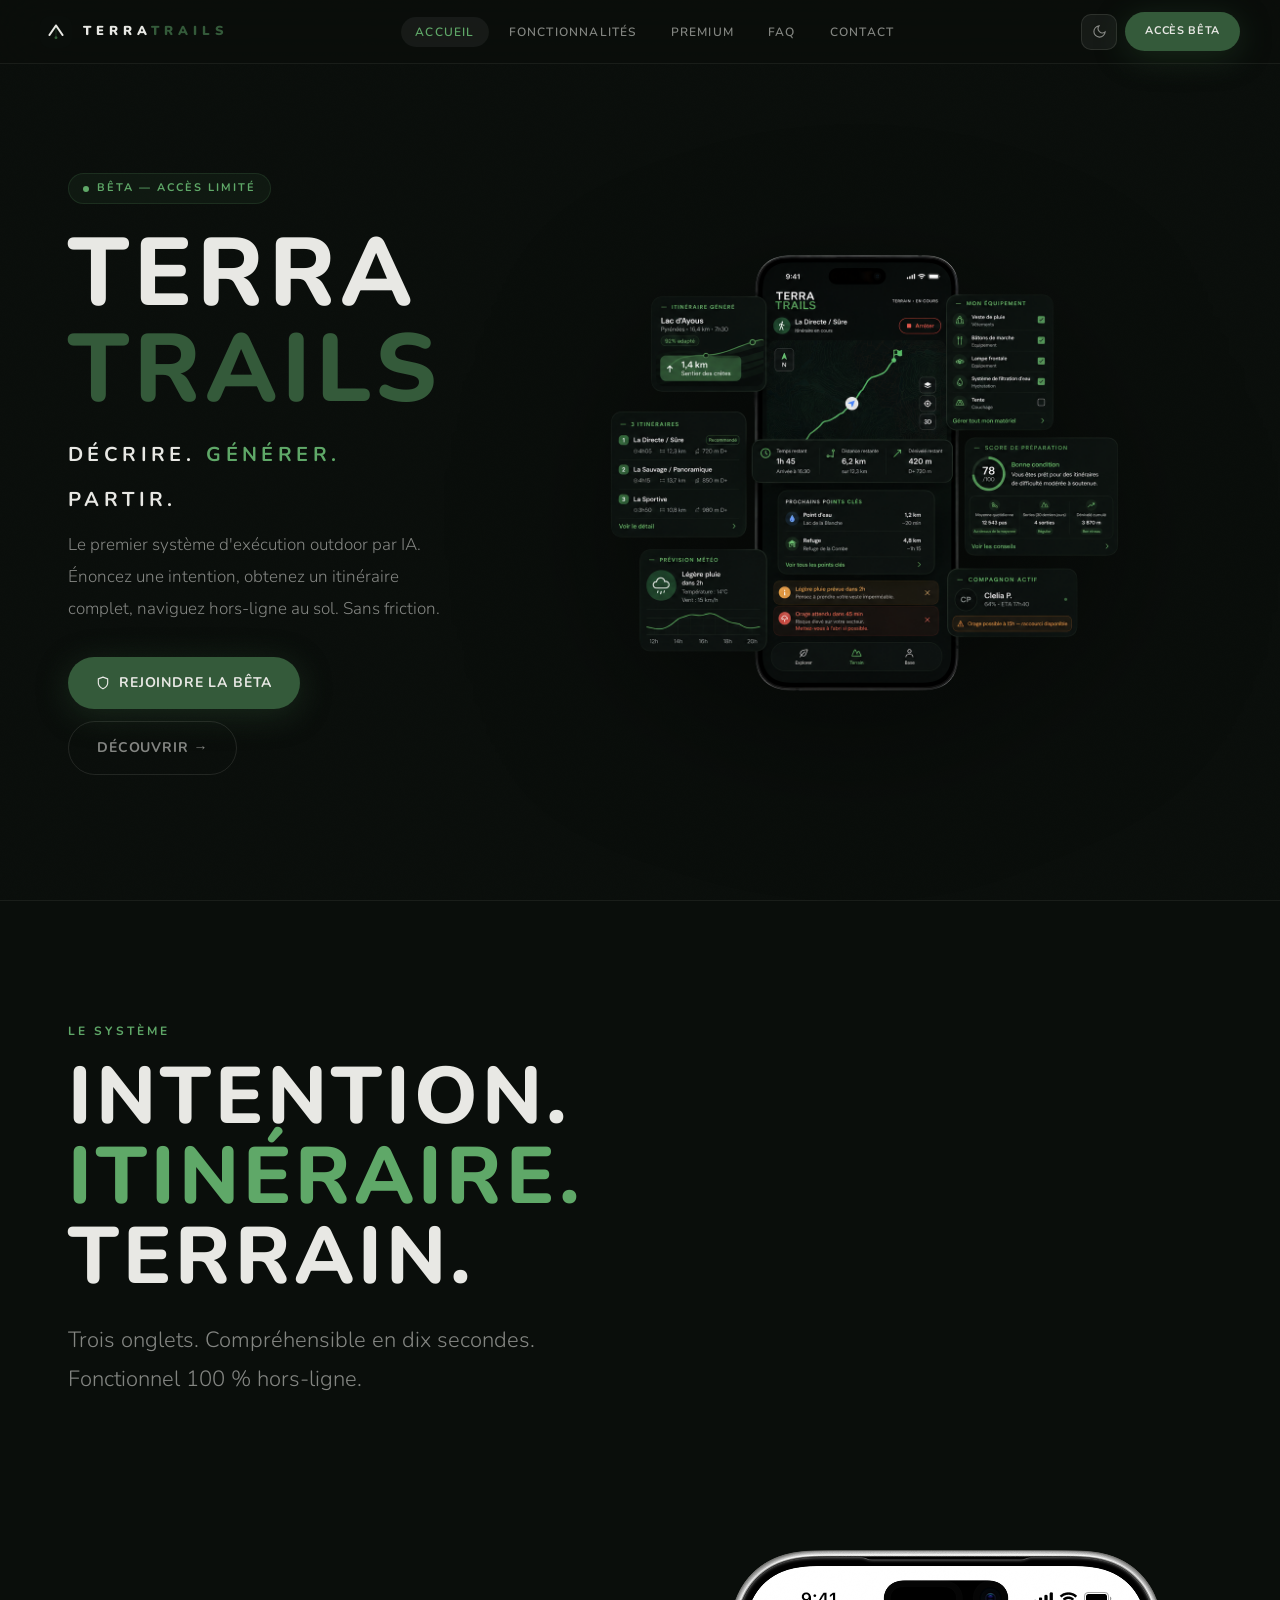
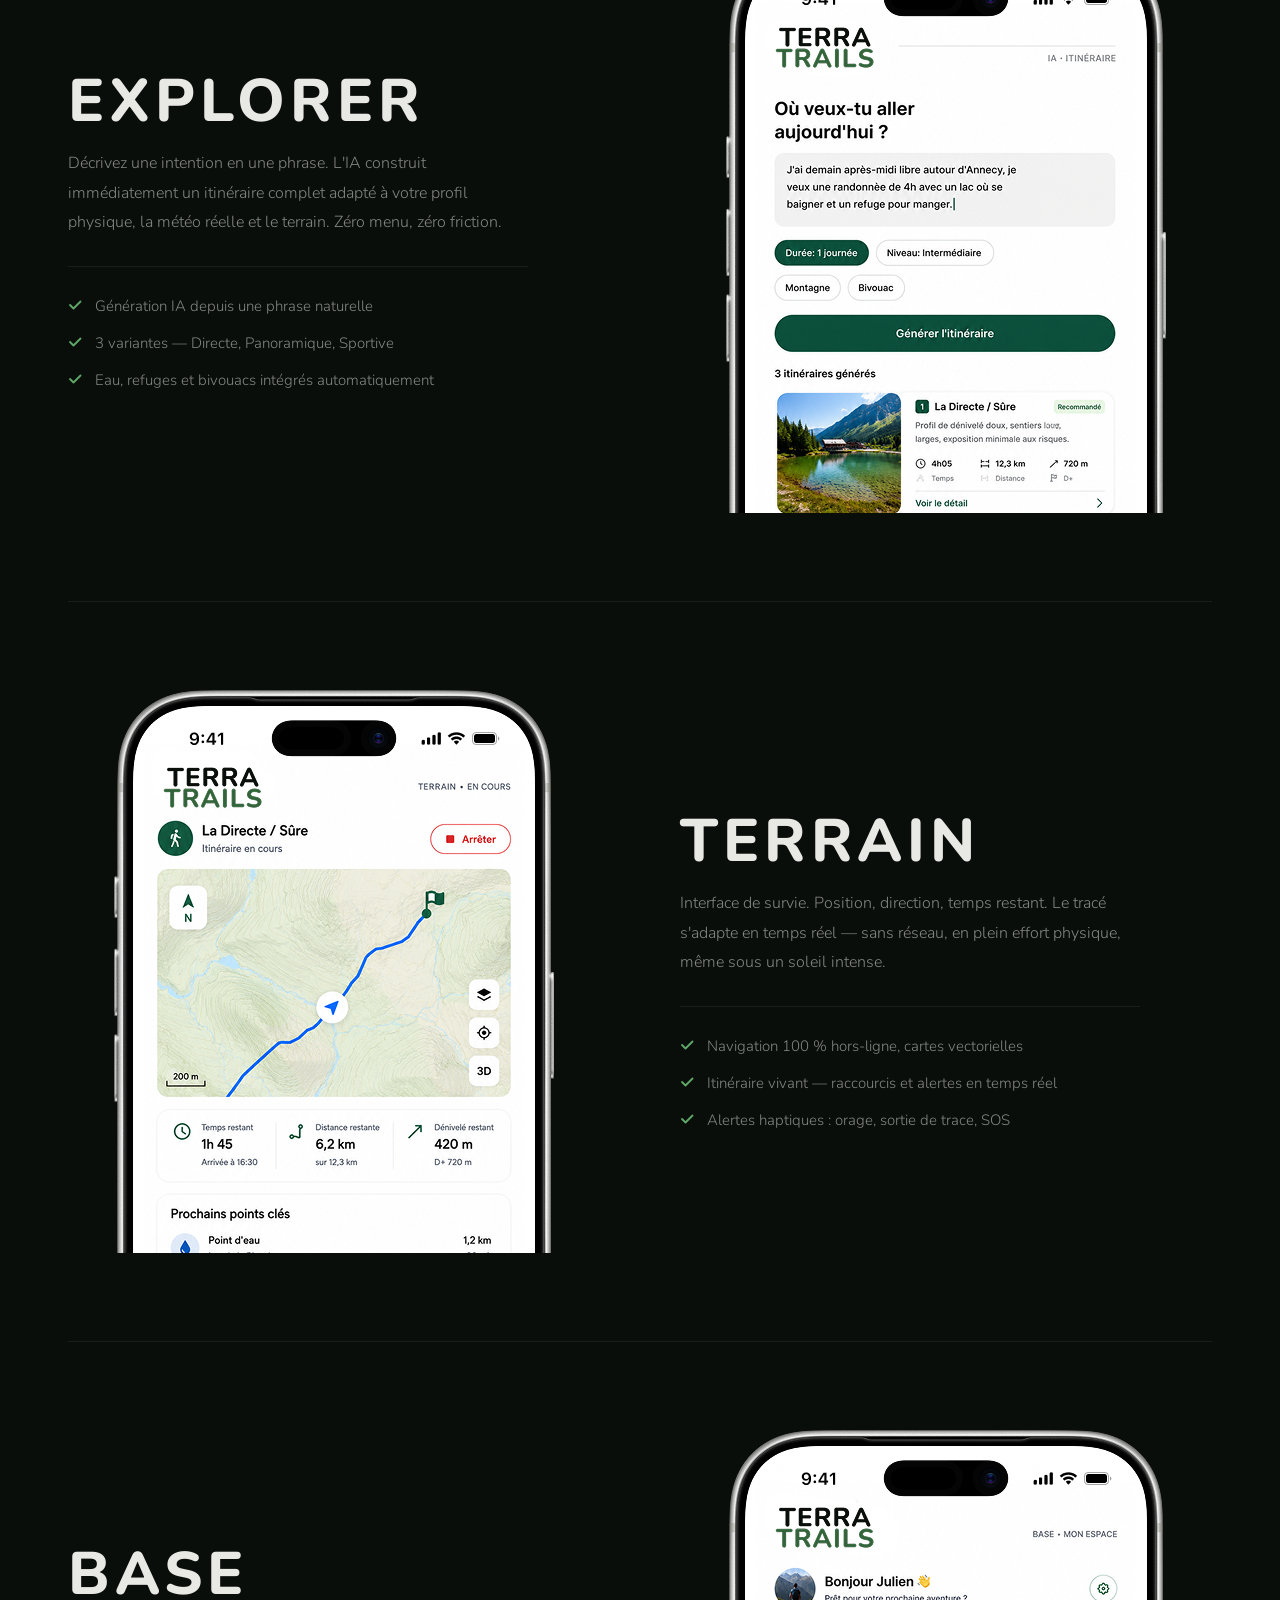
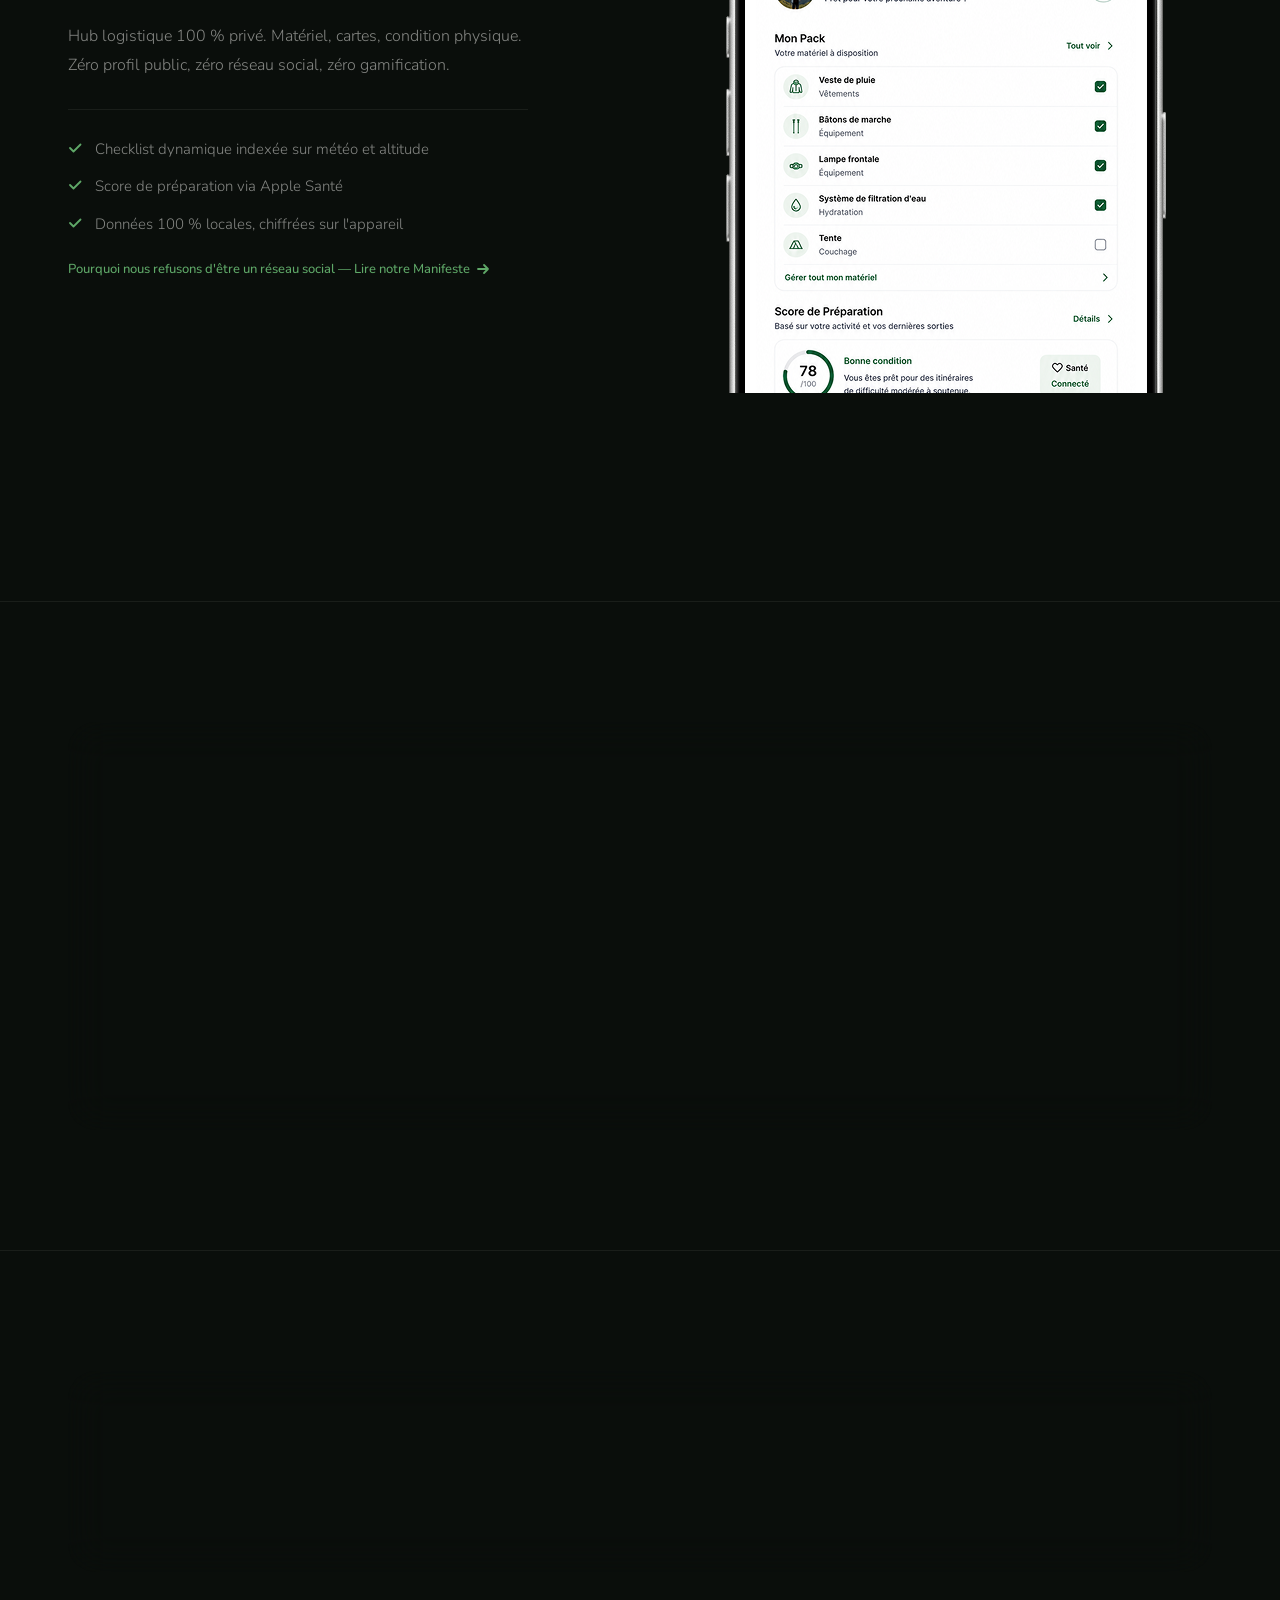
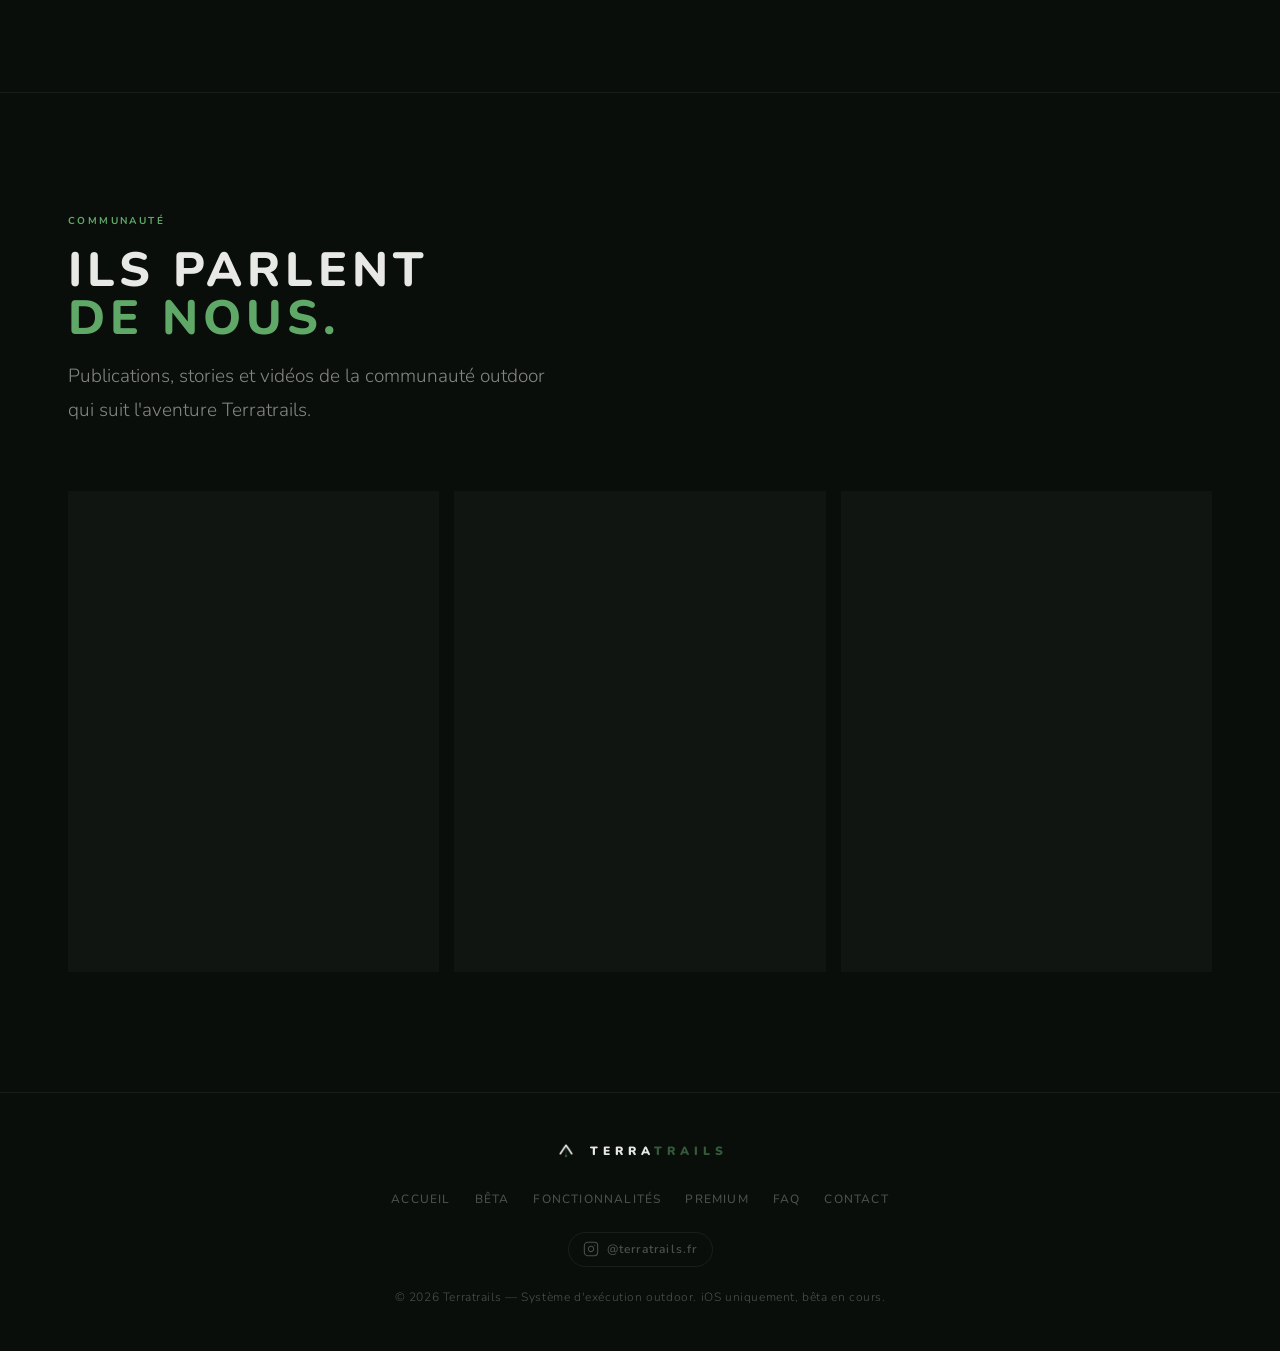
<file: index.html>
<!DOCTYPE html>
<html lang="fr" data-theme="dark">
<head>
  <meta charset="UTF-8">
  <meta name="viewport" content="width=device-width, initial-scale=1.0">
  <meta name="description" content="Terratrails — Décrire. Générer. Partir. Le premier système d'exécution outdoor par IA.">
  <title>Terratrails — Outdoor sans friction</title>
  <link rel="preconnect" href="https://fonts.googleapis.com">
  <link rel="preconnect" href="https://fonts.gstatic.com" crossorigin>
  <link href="https://fonts.googleapis.com/css2?family=Nunito:wght@300;400;500;700;800;900&display=swap" rel="stylesheet">
  <link rel="icon" href="icon_dark.png" type="image/png">
  <link rel="stylesheet" href="style.css">
  <style>
    /* ═══════ HERO ═══════ */
    .hero {
      padding: 56px 0 72px;
      min-height: calc(100vh - 64px);
      display: flex; align-items: center;
    }
    .hero-inner {
      display: grid;
      grid-template-columns: 3fr 7fr;
      gap: 48px; align-items: center;
    }
    @media(max-width:960px){
      .hero-inner{ grid-template-columns:1fr; gap:40px; }
      .hero-text-col{ text-align:center; }
    }

    .hero-eyebrow {
      display:inline-flex; align-items:center; gap:8px;
      background:var(--grn-bg); border:1px solid var(--grn-bor);
      border-radius:100px; padding:5px 14px;
      font-size:11px; font-weight:700; letter-spacing:.18em;
      text-transform:uppercase; color:var(--grn-lit); margin-bottom:22px;
    }
    .hero-eyebrow::before {
      content:''; width:6px; height:6px; border-radius:50%;
      background:var(--grn-lit); animation:pulseGrn 2s infinite;
    }
    .hero-tagline {
      display:flex; gap:.55em; flex-wrap:wrap;
      font-family:'Nunito',sans-serif; font-weight:700;
      font-size:clamp(14px,1.8vw,20px); letter-spacing:.22em;
      text-transform:uppercase; margin:20px 0 8px;
    }
    @media(max-width:960px){ .hero-tagline{ justify-content:center; } }
    .tg-plain  { color:var(--txt); }
    .tg-accent { color:#5FA868; }
    .hero-sub {
      font-size:clamp(14px,1.6vw,17px); font-weight:300;
      color:var(--txt2); line-height:1.88;
      margin:12px 0 32px; max-width:400px;
    }
    @media(max-width:960px){ .hero-sub{ max-width:100%; margin-inline:auto; } }
    .hero-ctas{ display:flex; gap:12px; flex-wrap:wrap; align-items:center; }
    @media(max-width:960px){ .hero-ctas{ justify-content:center; } }

    /* Hero visual — big, no frame, transparent bg */
    .hero-visual{ position:relative; margin-right:-28px; }
    @media(max-width:960px){ .hero-visual{ order:-1; margin-right:0; } }
    .hero-visual-img {
      position:relative; z-index:1; width:100%; display:block;
      transition:transform .65s cubic-bezier(.22,1,.36,1);
      filter:drop-shadow(0 40px 80px rgba(0,0,0,.45));
    }
    [data-theme="light"] .hero-visual-img {
      filter:drop-shadow(0 30px 60px rgba(13,26,14,.18));
    }
    .hero-visual-img:hover{ transform:translateY(-8px) scale(1.012); }

    /* ═══════ PREMIUM TUNNEL — riche & engageant ═══════ */
    .prem-tunnel {
      border-radius:28px; overflow:hidden;
      border:1px solid var(--bor-grn);
      position:relative;
      background:linear-gradient(135deg, rgba(52,90,58,.10) 0%, rgba(38,72,72,.08) 60%, rgba(52,90,58,.04) 100%);
      backdrop-filter:blur(20px); -webkit-backdrop-filter:blur(20px);
    }
    .prem-tunnel::before {
      content:''; position:absolute; top:0; left:0; right:0; height:1px;
      background:linear-gradient(90deg,transparent,rgba(95,168,104,.4),transparent);
    }
    [data-theme="light"] .prem-tunnel {
      background:rgba(255,255,255,.68);
      box-shadow:0 8px 40px rgba(30,124,48,.1);
    }
    .pt-header {
      display:flex; align-items:center; justify-content:space-between; gap:24px;
      padding:32px 40px 28px; flex-wrap:wrap;
      border-bottom:1px solid var(--bor);
    }
    .pt-price-block { display:flex; align-items:baseline; gap:6px; }
    .pt-price-num {
      font-family:'Nunito',sans-serif; font-weight:900;
      font-size:clamp(40px,5vw,60px); letter-spacing:-2px;
      color:var(--txt); line-height:1;
    }
    .pt-price-unit { font-size:14px; font-weight:300; color:var(--txt2); }
    .pt-intro-badge {
      display:inline-flex; align-items:center; gap:6px;
      background:var(--grn-bg); border:1px solid var(--grn-bor);
      border-radius:100px; padding:4px 12px;
      font-size:11px; font-weight:700; color:#5FA868;
      white-space:nowrap;
    }
    .pt-intro-badge::before {
      content:''; width:5px; height:5px; border-radius:50%;
      background:#5FA868; animation:pulseGrn 2s infinite;
    }
    .pt-features-row {
      display:grid;
      grid-template-columns:repeat(3,1fr);
      gap:0;
    }
    @media(max-width:780px){ .pt-features-row{ grid-template-columns:1fr; } }
    .pt-feat {
      padding:24px 32px;
      border-right:1px solid var(--bor);
      display:flex; flex-direction:column; gap:8px;
    }
    .pt-feat:last-child{ border-right:none; }
    @media(max-width:780px){ .pt-feat{ border-right:none; border-bottom:1px solid var(--bor); } }
    @media(max-width:780px){ .pt-feat:last-child{ border-bottom:none; } }
    .pt-feat-ico {
      width:36px; height:36px; border-radius:10px;
      background:var(--grn-bg); border:1px solid var(--grn-bor);
      display:flex; align-items:center; justify-content:center; flex-shrink:0;
    }
    .pt-feat-title{ font-size:13px; font-weight:700; color:var(--txt); }
    .pt-feat-desc { font-size:12px; font-weight:300; color:var(--txt2); line-height:1.6; }
    .pt-footer {
      padding:20px 40px; display:flex; align-items:center; justify-content:space-between;
      gap:16px; flex-wrap:wrap;
      border-top:1px solid var(--bor);
    }
    .pt-footer-note{ font-size:12px; font-weight:300; color:var(--txt3); }

    /* ═══════ BÊTA TEASER ═══════ */
    .beta-tease {
      background:linear-gradient(135deg,rgba(52,90,58,.06),rgba(38,72,72,.06));
      border:1px solid var(--bor-grn); border-radius:var(--radius);
      display:grid; grid-template-columns:1fr auto; align-items:center; gap:32px;
      padding:36px 40px; position:relative; overflow:hidden;
    }
    .beta-tease::before{ background:linear-gradient(90deg,transparent,rgba(95,168,104,.18),transparent); }
    @media(max-width:640px){ .beta-tease{ grid-template-columns:1fr; gap:20px; } }
    .bt-sub{ font-size:13px;font-weight:300;color:var(--txt2);margin-top:8px;line-height:1.72; }
    [data-theme="light"] .beta-tease{ background:rgba(255,255,255,.6); box-shadow:0 4px 32px rgba(30,124,48,.08); }

    /* ═══════ MANIFESTE LINK ═══════ */
    .manifeste-link {
      display:inline-flex; align-items:center; gap:7px;
      font-size:13px; font-weight:500; color:#5FA868;
      text-decoration:none; margin-top:20px;
      padding:8px 0; border-bottom:1px solid rgba(95,168,104,.25);
      transition:gap .2s, border-color .2s;
    }
    .manifeste-link:hover{ gap:12px; border-color:rgba(95,168,104,.6); }

    /* ═══════ PRESS ═══════ */
    .press-grid {
      display:grid;
      grid-template-columns:repeat(auto-fill,minmax(300px,1fr));
      gap:16px; margin-top:48px;
    }
    .press-embed {
      border-radius:22px; overflow:hidden;
      border:1px solid var(--bor2);
      background:var(--card-bg);
      backdrop-filter:blur(20px); -webkit-backdrop-filter:blur(20px);
      transition:border-color .25s, box-shadow .25s, transform .3s cubic-bezier(.22,1,.36,1);
      min-height:480px; display:flex; flex-direction:column;
    }
    .press-embed:hover{ border-color:var(--bor-grn); box-shadow:0 16px 56px var(--shadow); transform:translateY(-4px); }
    [data-theme="light"] .press-embed{ background:rgba(255,255,255,.75); box-shadow:0 2px 20px rgba(13,26,14,.06); }
    .press-embed iframe{ flex:1;border:none;min-height:480px;display:block;width:100%; }
    .press-card-fallback {
      flex:1;display:flex;flex-direction:column;align-items:center;justify-content:center;
      gap:14px;padding:32px 24px;text-align:center;
    }
    .press-card-fallback .pc-icon {
      width:52px;height:52px;border-radius:16px;display:flex;align-items:center;justify-content:center;
      background:linear-gradient(135deg,#833ab4,#fd1d1d,#fcb045);
    }
    .press-card-fallback .pc-label{ font-size:10px;font-weight:700;letter-spacing:.18em;text-transform:uppercase;color:var(--txt3); }
    .press-card-fallback .pc-title{ font-size:14px;font-weight:600;color:var(--txt);line-height:1.5; }
    .press-card-fallback .pc-meta { font-size:12px;font-weight:300;color:var(--txt3); }
    .press-card-fallback a{ margin-top:8px; }
  </style>
</head>
<body>

<!-- ══ NAV ══ -->
<nav class="nav">
  <div class="nav-inner">
    <a href="./" class="nav-logo">
      <img src="icon_dark.png"  class="logo-img logo-dark"  alt="Terratrails">
      <img src="icon_light.png" class="logo-img logo-light" alt="Terratrails">
      <!-- TERRA = #E8E8E4 · TRAILS = #345A3A — spec stricte -->
      <div class="nav-logo-text">
        <span class="wm-terra">TERRA</span><span class="wm-trails">TRAILS</span>
      </div>
    </a>
    <ul class="nav-links">
      <li><a href="./" class="active">Accueil</a></li>
      <li><a href="/features">Fonctionnalités</a></li>
      <li><a href="/premium">Premium</a></li>
      <li><a href="/faq">FAQ</a></li>
      <li><a href="/contact">Contact</a></li>
    </ul>
    <div class="nav-cta">
      <button class="theme-toggle" id="themeToggle" aria-label="Changer de thème">
        <svg class="icon-moon" width="15" height="15" fill="none" viewBox="0 0 24 24" stroke="var(--txt2)" stroke-width="1.8" stroke-linecap="round"><path d="M21 12.79A9 9 0 1 1 11.21 3 7 7 0 0 0 21 12.79z"/></svg>
        <svg class="icon-sun"  width="15" height="15" fill="none" viewBox="0 0 24 24" stroke="var(--txt2)" stroke-width="1.8" stroke-linecap="round"><circle cx="12" cy="12" r="5"/><line x1="12" y1="1" x2="12" y2="3"/><line x1="12" y1="21" x2="12" y2="23"/><line x1="4.22" y1="4.22" x2="5.64" y2="5.64"/><line x1="18.36" y1="18.36" x2="19.78" y2="19.78"/><line x1="1" y1="12" x2="3" y2="12"/><line x1="21" y1="12" x2="23" y2="12"/><line x1="4.22" y1="19.78" x2="5.64" y2="18.36"/><line x1="18.36" y1="5.64" x2="19.78" y2="4.22"/></svg>
      </button>
      <a href="/beta" class="btn btn-primary always-show" style="font-size:11px;padding:10px 20px;">Accès Bêta</a>
      <button class="ham-btn" id="hamBtn" aria-label="Menu">
        <span class="ham-line"></span><span class="ham-line"></span>
      </button>
    </div>
  </div>
</nav>

<div class="mob-overlay" id="mobMenu">
  <ul>
    <li><a href="./" class="active">Accueil</a></li>
    <li><a href="/features">Fonctionnalités</a></li>
    <li><a href="/premium">Premium</a></li>
    <li><a href="/faq">FAQ</a></li>
    <li><a href="/contact">Contact</a></li>
  </ul>
  <div class="mob-cta"><a href="/beta" class="btn btn-primary" style="width:100%;justify-content:center;">Accès Bêta</a></div>
</div>

<!-- ══ HERO ══ -->
<section class="hero">
  <div class="wrap">
    <div class="hero-inner">
      <div class="hero-text-col">
        <div class="hero-eyebrow r">Bêta — Accès limité</div>
        <h1 class="display display-xl r d1">
          <span class="wm-terra">TERRA</span><br><span class="wm-trails">TRAILS</span>
        </h1>
        <p class="hero-tagline r d2">
          <span class="tg-plain">Décrire.</span>
          <span class="tg-accent">Générer.</span>
          <span class="tg-plain">Partir.</span>
        </p>
        <p class="hero-sub r d3">Le premier système d'exécution outdoor par IA. Énoncez une intention, obtenez un itinéraire complet, naviguez hors-ligne au sol. Sans friction.</p>
        <div class="hero-ctas r d4">
          <a href="/beta" class="btn btn-primary">
            <svg width="14" height="14" fill="none" viewBox="0 0 24 24" stroke="currentColor" stroke-width="2" stroke-linecap="round" stroke-linejoin="round"><path d="M12 22s8-4 8-10V5l-8-3-8 3v7c0 6 8 10 8 10z"/></svg>
            Rejoindre la Bêta
          </a>
          <a href="#systeme" class="btn btn-outline">Découvrir →</a>
        </div>
      </div>
      <div class="hero-visual r d1">
        <img src="decrire_generer.png" alt="Terratrails — interface application" class="hero-visual-img">
      </div>
    </div>
  </div>
</section>

<!-- ══ SYSTÈME ══ -->
<section id="systeme">
  <div class="wrap">
    <div class="sec-hd r">
      <span class="eyebrow" style="font-size:12px;letter-spacing:.26em">Le système</span>
      <h2 class="display" style="font-size:clamp(44px,7vw,80px);letter-spacing:4px;margin-top:12px">Intention.<br><span class="accent">Itinéraire.</span><br>Terrain.</h2>
      <p style="font-size:clamp(17px,2.2vw,22px);font-weight:300;color:var(--txt2);line-height:1.75;max-width:560px;margin-top:24px">Trois onglets. Compréhensible en dix secondes. Fonctionnel 100&nbsp;% hors-ligne.</p>
    </div>

    <!-- Row 1 — Explorer : texte gauche, image droite -->
    <div class="sysrow r d1">
      <div class="sysrow-text">
        <h3 class="sysrow-title" style="font-size:clamp(36px,5vw,60px)">Explorer</h3>
        <p class="sysrow-body">Décrivez une intention en une phrase. L'IA construit immédiatement un itinéraire complet adapté à votre profil physique, la météo réelle et le terrain. Zéro menu, zéro friction.</p>
        <ul class="sysrow-list">
          <li><svg width="15" height="15" fill="none" viewBox="0 0 15 15" stroke="currentColor" stroke-width="1.8" stroke-linecap="round" stroke-linejoin="round"><path d="M2 8l3.5 3.5 7-7"/></svg>Génération IA depuis une phrase naturelle</li>
          <li><svg width="15" height="15" fill="none" viewBox="0 0 15 15" stroke="currentColor" stroke-width="1.8" stroke-linecap="round" stroke-linejoin="round"><path d="M2 8l3.5 3.5 7-7"/></svg>3 variantes — Directe, Panoramique, Sportive</li>
          <li><svg width="15" height="15" fill="none" viewBox="0 0 15 15" stroke="currentColor" stroke-width="1.8" stroke-linecap="round" stroke-linejoin="round"><path d="M2 8l3.5 3.5 7-7"/></svg>Eau, refuges et bivouacs intégrés automatiquement</li>
        </ul>
      </div>
      <div class="sysrow-img">
        <img src="Ecran_1_EXPLORER.png" alt="Écran Explorer — Génération IA">
      </div>
    </div>

    <!-- Row 2 — Terrain : image gauche, texte droite -->
    <div class="sysrow flip r d2">
      <div class="sysrow-text">
        <h3 class="sysrow-title" style="font-size:clamp(36px,5vw,60px)">Terrain</h3>
        <p class="sysrow-body">Interface de survie. Position, direction, temps restant. Le tracé s'adapte en temps réel — sans réseau, en plein effort physique, même sous un soleil intense.</p>
        <ul class="sysrow-list">
          <li><svg width="15" height="15" fill="none" viewBox="0 0 15 15" stroke="currentColor" stroke-width="1.8" stroke-linecap="round" stroke-linejoin="round"><path d="M2 8l3.5 3.5 7-7"/></svg>Navigation 100&nbsp;% hors-ligne, cartes vectorielles</li>
          <li><svg width="15" height="15" fill="none" viewBox="0 0 15 15" stroke="currentColor" stroke-width="1.8" stroke-linecap="round" stroke-linejoin="round"><path d="M2 8l3.5 3.5 7-7"/></svg>Itinéraire vivant — raccourcis et alertes en temps réel</li>
          <li><svg width="15" height="15" fill="none" viewBox="0 0 15 15" stroke="currentColor" stroke-width="1.8" stroke-linecap="round" stroke-linejoin="round"><path d="M2 8l3.5 3.5 7-7"/></svg>Alertes haptiques : orage, sortie de trace, SOS</li>
        </ul>
      </div>
      <div class="sysrow-img">
        <img src="Ecran_2_TERRAIN.png" alt="Écran Terrain — Navigation active">
      </div>
    </div>

    <!-- Row 3 — Base : texte gauche, image droite -->
    <div class="sysrow r d3">
      <div class="sysrow-text">
        <h3 class="sysrow-title" style="font-size:clamp(36px,5vw,60px)">Base</h3>
        <p class="sysrow-body">Hub logistique 100&nbsp;% privé. Matériel, cartes, condition physique. Zéro profil public, zéro réseau social, zéro gamification.</p>
        <ul class="sysrow-list">
          <li><svg width="15" height="15" fill="none" viewBox="0 0 15 15" stroke="currentColor" stroke-width="1.8" stroke-linecap="round" stroke-linejoin="round"><path d="M2 8l3.5 3.5 7-7"/></svg>Checklist dynamique indexée sur météo et altitude</li>
          <li><svg width="15" height="15" fill="none" viewBox="0 0 15 15" stroke="currentColor" stroke-width="1.8" stroke-linecap="round" stroke-linejoin="round"><path d="M2 8l3.5 3.5 7-7"/></svg>Score de préparation via Apple Santé</li>
          <li><svg width="15" height="15" fill="none" viewBox="0 0 15 15" stroke="currentColor" stroke-width="1.8" stroke-linecap="round" stroke-linejoin="round"><path d="M2 8l3.5 3.5 7-7"/></svg>Données 100&nbsp;% locales, chiffrées sur l'appareil</li>
        </ul>
        <a href="/faq" class="sysrow-manifesto-link">
          Pourquoi nous refusons d'être un réseau social — Lire notre Manifeste
          <svg width="14" height="14" fill="none" viewBox="0 0 14 14" stroke="currentColor" stroke-width="1.8" stroke-linecap="round" stroke-linejoin="round"><path d="M2 7h10M8 3l4 4-4 4"/></svg>
        </a>
      </div>
      <div class="sysrow-img">
        <img src="Ecran_3_BASE.png" alt="Écran Base — Hub logistique">
      </div>
    </div>

  </div>
</section>

<!-- ══ TUNNEL PREMIUM — riche & engageant ══ -->
<section>
  <div class="wrap">
    <div class="prem-tunnel r">
      <div class="pt-header">
        <div>
          <span class="eyebrow" style="margin-bottom:8px">Terratrails Premium</span>
          <h3 class="display display-sm" style="margin-bottom:0">
            Terrain complet.<br><span style="color:#5FA868">Sans compromis.</span>
          </h3>
        </div>
        <div style="display:flex;flex-direction:column;align-items:flex-end;gap:10px;flex-shrink:0">
          <div class="pt-price-block">
            <span class="pt-price-num">4,99</span>
            <span class="pt-price-unit">€ / mois</span>
          </div>
          <span class="pt-intro-badge">Premier mois à 1 €</span>
        </div>
      </div>
      <div class="pt-features-row">
        <div class="pt-feat">
          <div class="pt-feat-ico">
            <svg width="16" height="16" fill="none" viewBox="0 0 24 24" stroke="#5FA868" stroke-width="1.6" stroke-linecap="round" stroke-linejoin="round"><circle cx="12" cy="12" r="10"/><line x1="2" y1="12" x2="22" y2="12"/><path d="M12 2a15.3 15.3 0 0 1 4 10 15.3 15.3 0 0 1-4 10 15.3 15.3 0 0 1-4-10 15.3 15.3 0 0 1 4-10z"/></svg>
          </div>
          <span class="pt-feat-title">Offline mondial</span>
          <p class="pt-feat-desc">Cartes vectorielles du monde entier. Fonctionnel sans réseau, partout et pour toujours.</p>
        </div>
        <div class="pt-feat">
          <div class="pt-feat-ico">
            <svg width="16" height="16" fill="none" viewBox="0 0 24 24" stroke="#5FA868" stroke-width="1.6" stroke-linecap="round" stroke-linejoin="round"><path d="M22 16.92v3a2 2 0 0 1-2.18 2 19.79 19.79 0 0 1-8.63-3.07A19.5 19.5 0 0 1 4.69 12a19.79 19.79 0 0 1-3.07-8.67A2 2 0 0 1 3.61 1h3a2 2 0 0 1 2 1.72 12.84 12.84 0 0 0 .7 2.81 2 2 0 0 1-.45 2.11L7.91 8.6a16 16 0 0 0 6 6l.96-.96a2 2 0 0 1 2.11-.45 12.84 12.84 0 0 0 2.81.7A2 2 0 0 1 22 16.92z"/></svg>
          </div>
          <span class="pt-feat-title">Mode Compagnon</span>
          <p class="pt-feat-desc">SMS automatiques à vos proches — position, ETA, batterie. Aucune app nécessaire pour eux.</p>
        </div>
        <div class="pt-feat">
          <div class="pt-feat-ico">
            <svg width="16" height="16" fill="none" viewBox="0 0 24 24" stroke="#5FA868" stroke-width="1.6" stroke-linecap="round" stroke-linejoin="round"><path d="M10.29 3.86L1.82 18a2 2 0 0 0 1.71 3h16.94a2 2 0 0 0 1.71-3L13.71 3.86a2 2 0 0 0-3.42 0z"/><line x1="12" y1="9" x2="12" y2="13"/><line x1="12" y1="17" x2="12.01" y2="17"/></svg>
          </div>
          <span class="pt-feat-title">Alertes haptiques & SOS</span>
          <p class="pt-feat-desc">Orage, sortie de trace, immobilité anormale. Alerte au poignet + bouton SOS intégré.</p>
        </div>
      </div>
      <div class="pt-footer">
        <span class="pt-footer-note">IA illimitée · Multi-jours · POI détaillés · Équipement intelligent</span>
        <a href="/premium" class="btn btn-primary" style="font-size:12px;padding:12px 24px">
          Découvrir l'offre complète →
        </a>
      </div>
    </div>
  </div>
</section>

<!-- ══ BÊTA TEASER ══ -->
<section>
  <div class="wrap">
    <div class="beta-tease glass r">
      <div>
        <span class="eyebrow">Accès anticipé</span>
        <h3 class="display display-sm">Rejoignez la bêta.<br><span class="accent">En avant-première.</span></h3>
        <p class="bt-sub">Terratrails est en développement actif. Inscrivez-vous pour être parmi les premiers testeurs. Disponible sur iOS uniquement.</p>
      </div>
      <div style="flex-shrink:0">
        <a href="/beta" class="btn btn-primary">S'inscrire à la Bêta →</a>
      </div>
    </div>
  </div>
</section>

<!-- ══ ILS PARLENT DE NOUS ══ -->
<section id="presse">
  <div class="wrap">
    <div class="sec-hd r">
      <span class="eyebrow">Communauté</span>
      <h2 class="display display-md">Ils parlent<br><span class="accent">de nous.</span></h2>
      <p class="body-lg" style="max-width:480px;margin-top:18px">Publications, stories et vidéos de la communauté outdoor qui suit l'aventure Terratrails.</p>
    </div>
    <div class="press-grid r d1">
      <div class="press-embed">
        <blockquote class="instagram-media"
          data-instgrm-permalink="https://www.instagram.com/p/DY2xS2tshLl/"
          data-instgrm-version="14"
          style="background:transparent;border:0;margin:0;padding:0;width:100%;min-width:100%">
        </blockquote>
      </div>
      <div class="press-embed">
        <div class="press-card-fallback">
          <div class="pc-icon">
            <svg width="24" height="24" fill="none" viewBox="0 0 24 24" stroke="#fff" stroke-width="1.8" stroke-linecap="round" stroke-linejoin="round"><rect x="2" y="2" width="20" height="20" rx="5"/><path d="M16 11.37A4 4 0 1 1 12.63 8 4 4 0 0 1 16 11.37z"/><line x1="17.5" y1="6.5" x2="17.51" y2="6.5"/></svg>
          </div>
          <span class="pc-label">Instagram · @terratrails.fr</span>
          <p class="pc-title">Suivez l'aventure en direct sur notre compte Instagram.</p>
          <p class="pc-meta">Sorties terrain, coulisses, bêta-test et previews app.</p>
          <a href="https://www.instagram.com/terratrails.fr/" target="_blank" rel="noopener" class="btn btn-outline" style="padding:10px 22px;font-size:12px">Voir le compte →</a>
        </div>
      </div>
      <div class="press-embed">
        <div class="press-card-fallback">
          <div class="pc-icon" style="background:linear-gradient(135deg,#FF0000,#cc0000)">
            <svg width="24" height="24" fill="none" viewBox="0 0 24 24" stroke="#fff" stroke-width="1.8" stroke-linecap="round" stroke-linejoin="round"><polygon points="5 3 19 12 5 21 5 3"/></svg>
          </div>
          <span class="pc-label">Vidéos terrain</span>
          <p class="pc-title">Des vidéos de l'application en conditions réelles arrivent prochainement.</p>
          <p class="pc-meta">Reviews, tutoriels et sorties filmées en montagne.</p>
          <a href="https://www.instagram.com/terratrails.fr/" target="_blank" rel="noopener" class="btn btn-outline" style="padding:10px 22px;font-size:12px">Suivre les annonces →</a>
        </div>
      </div>
    </div>
  </div>
</section>

<!-- ══ FOOTER ══ -->
<footer class="footer">
  <div class="footer-inner">
    <div class="footer-logo">
      <img src="icon_dark.png"  class="logo-img logo-dark"  alt="Terratrails" style="width:28px;height:28px;border-radius:8px">
      <img src="icon_light.png" class="logo-img logo-light" alt="Terratrails" style="width:28px;height:28px;border-radius:8px">
      <span style="font-family:'Nunito',sans-serif;font-weight:900;font-size:12px;text-transform:uppercase;letter-spacing:5px">
        <span class="wm-terra">TERRA</span><span class="wm-trails">TRAILS</span>
      </span>
    </div>
    <ul class="footer-links">
      <li><a href="./">Accueil</a></li>
      <li><a href="/beta">Bêta</a></li>
      <li><a href="/features">Fonctionnalités</a></li>
      <li><a href="/premium">Premium</a></li>
      <li><a href="/faq">FAQ</a></li>
      <li><a href="/contact">Contact</a></li>
    </ul>
    <a href="https://www.instagram.com/terratrails.fr/" target="_blank" rel="noopener" class="footer-instagram">
      <svg width="16" height="16" fill="none" viewBox="0 0 24 24" stroke="currentColor" stroke-width="1.6" stroke-linecap="round" stroke-linejoin="round"><rect x="2" y="2" width="20" height="20" rx="5"/><path d="M16 11.37A4 4 0 1 1 12.63 8 4 4 0 0 1 16 11.37z"/><line x1="17.5" y1="6.5" x2="17.51" y2="6.5"/></svg>
      @terratrails.fr
    </a>
    <p class="footer-copy">© 2026 Terratrails — Système d'exécution outdoor. iOS uniquement, bêta en cours.</p>
  </div>
</footer>

<script async src="//www.instagram.com/embed.js"></script>
<script>
  const root = document.documentElement;
  const toggle = document.getElementById('themeToggle');
  root.setAttribute('data-theme', localStorage.getItem('tt-theme') || 'dark');
  toggle.addEventListener('click', () => {
    const next = root.getAttribute('data-theme') === 'dark' ? 'light' : 'dark';
    root.setAttribute('data-theme', next);
    localStorage.setItem('tt-theme', next);
  });
  document.getElementById('hamBtn').addEventListener('click', () => {
    document.getElementById('mobMenu').classList.toggle('open');
  });
</script>
</body>
</html>
</file>
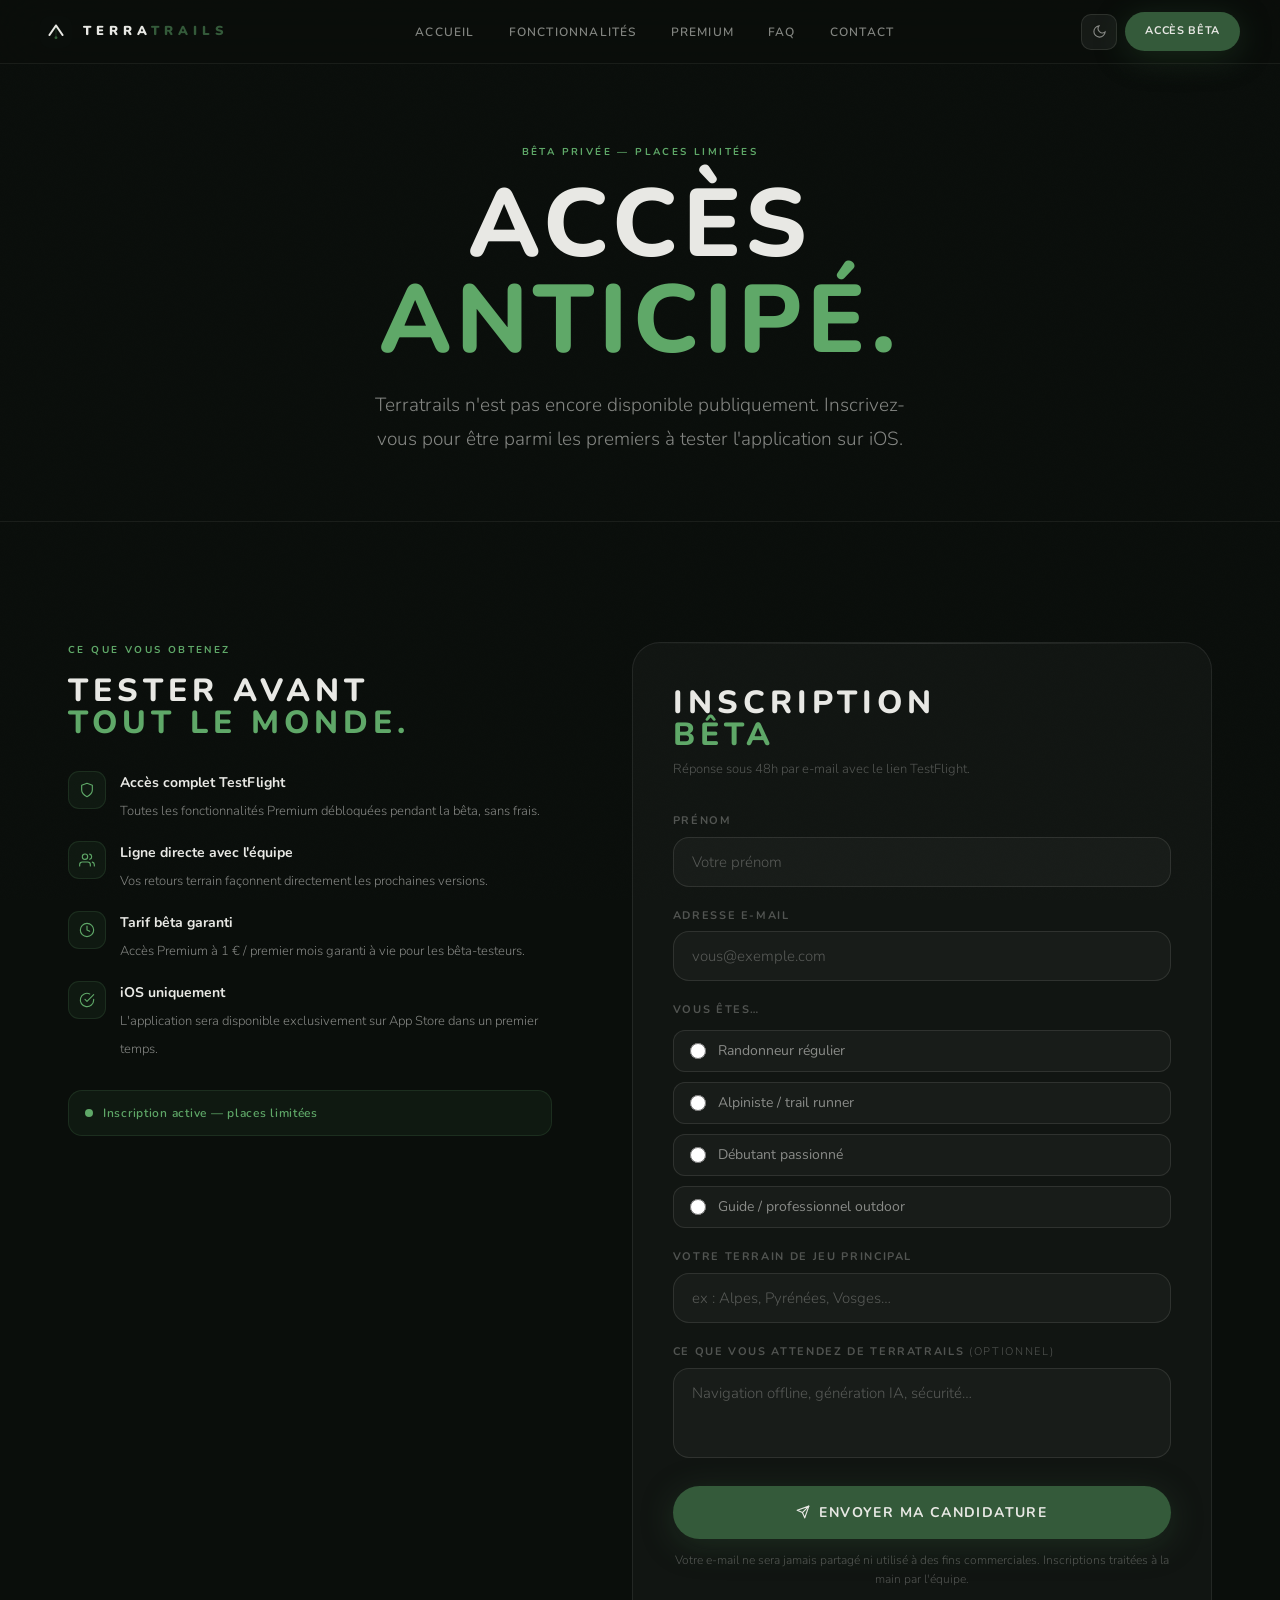
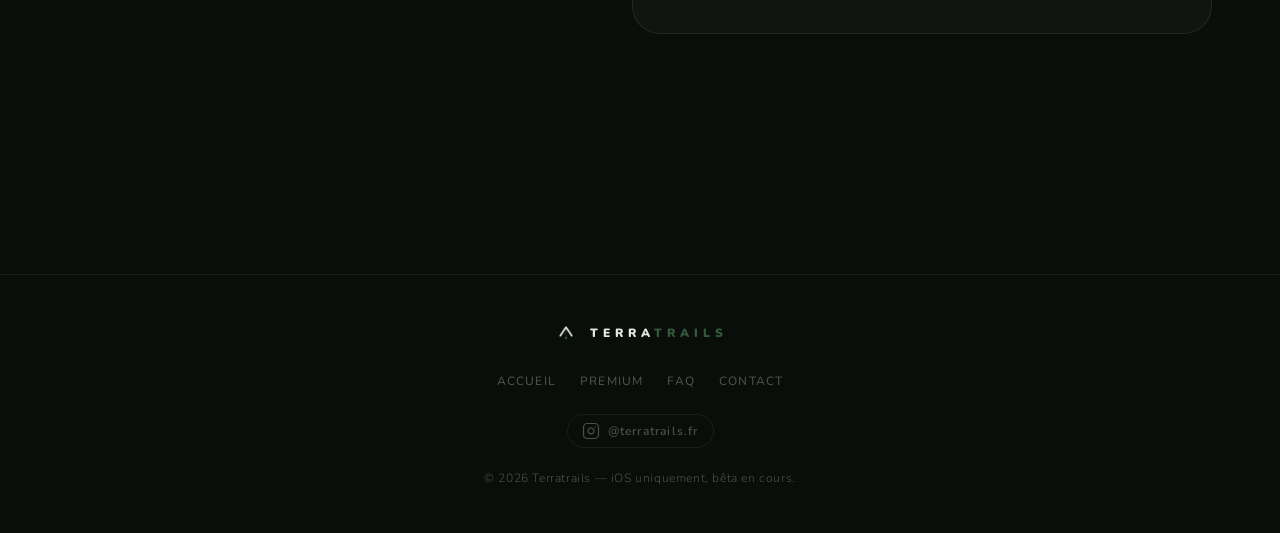
<file: beta.html>
<!DOCTYPE html>
<html lang="fr" data-theme="dark">
<head>
  <meta charset="UTF-8">
  <meta name="viewport" content="width=device-width, initial-scale=1.0">
  <meta name="description" content="Terratrails — Inscrivez-vous à la bêta privée. Accès anticipé sur iOS.">
  <title>Terratrails — Accès Bêta</title>
  <!-- Favicon -->
  <link rel="icon" href="icon_dark.png" type="image/png">
  <link rel="preconnect" href="https://fonts.googleapis.com">
  <link rel="preconnect" href="https://fonts.gstatic.com" crossorigin>
  <link href="https://fonts.googleapis.com/css2?family=Nunito:wght@300;400;500;700;800;900&display=swap" rel="stylesheet">
  <link rel="stylesheet" href="style.css">
  <style>
    .beta-hero { padding: 80px 0 64px; text-align: center; }
    .beta-hero .display-xl { max-width: 860px; margin: 12px auto 0; }

    .beta-grid {
      display: grid;
      grid-template-columns: 1fr 1.2fr;
      gap: 80px; align-items: start;
      padding: var(--section-py) 0;
    }
    @media(max-width:900px) { .beta-grid { grid-template-columns: 1fr; gap: 48px; } }

    /* Sidebar info */
    .beta-info { position: sticky; top: 88px; }
    .beta-perks { list-style: none; display: flex; flex-direction: column; gap: 16px; margin-top: 32px; }
    .beta-perk { display: flex; align-items: flex-start; gap: 14px; }
    .bp-ico {
      width: 38px; height: 38px; border-radius: 11px; flex-shrink: 0;
      background: var(--grn-bg); border: 1px solid var(--grn-bor);
      display: flex; align-items: center; justify-content: center;
    }
    .bp-txt strong { display: block; font-size: 14px; font-weight: 700; color: var(--txt); margin-bottom: 3px; }
    .bp-txt span   { font-size: 13px; font-weight: 300; color: var(--txt2); line-height: 1.6; }

    .beta-counter {
      display: flex; align-items: center; gap: 10px;
      background: var(--grn-bg); border: 1px solid var(--grn-bor);
      border-radius: 14px; padding: 12px 16px; margin-top: 28px;
    }
    .bc-dot { width: 8px; height: 8px; border-radius: 50%; background: var(--grn-lit); animation: pulseGrn 2s infinite; flex-shrink: 0; }
    .bc-txt { font-size: 12px; font-weight: 600; color: var(--grn-lit); letter-spacing: .06em; }

    /* Form card */
    .beta-form-card { padding: 44px 40px; }
    @media(max-width:480px) { .beta-form-card { padding: 28px 20px; } }
    .form-stack { display: flex; flex-direction: column; gap: 20px; }

    .radio-group { display: flex; flex-direction: column; gap: 10px; margin-top: 4px; }
    .radio-opt {
      display: flex; align-items: center; gap: 12px;
      padding: 12px 16px; border-radius: 12px;
      border: 1px solid var(--bor2); background: var(--bg2);
      cursor: pointer; transition: border-color .2s, background .2s;
    }
    .radio-opt:hover { border-color: var(--bor-grn); background: var(--bg3); }
    .radio-opt input[type="radio"] { accent-color: var(--grn-lit); width: 16px; height: 16px; cursor: pointer; }
    .radio-opt label { font-size: 14px; font-weight: 400; color: var(--txt2); cursor: pointer; line-height: 1; }
    .radio-opt:has(input:checked) { border-color: var(--bor-grn); background: var(--grn-bg); }
    .radio-opt:has(input:checked) label { color: var(--txt); }

    .submit-wrap { margin-top: 8px; }
    .submit-btn {
      width: 100%; justify-content: center; padding: 17px;
      font-size: 14px; letter-spacing: .1em;
    }
    .form-disclaimer { font-size: 12px; font-weight: 300; color: var(--txt3); text-align: center; margin-top: 12px; line-height: 1.6; }

    /* Success overlay */
    .beta-success {
      display: none; text-align: center;
      padding: 60px 40px; flex-direction: column; align-items: center; gap: 20px;
    }
    .beta-success.show { display: flex; }
    .success-ico {
      width: 64px; height: 64px; border-radius: 20px;
      background: var(--grn-bg); border: 1px solid var(--grn-bor);
      display: flex; align-items: center; justify-content: center;
      animation: scaleIn .4s cubic-bezier(.22,1,.36,1);
    }
    @keyframes scaleIn { from{opacity:0;transform:scale(.7)} to{opacity:1;transform:scale(1)} }
  </style>
</head>
<body>

<!-- NAV -->
<nav class="nav">
  <div class="nav-inner">
    <a href="./" class="nav-logo">
            <img src="icon_dark.png"  class="logo-img logo-dark"  alt="Terratrails">
      <img src="icon_light.png" class="logo-img logo-light" alt="Terratrails">
      <div class="nav-logo-text"><span class="wm-terra">TERRA</span><span class="wm-trails">TRAILS</span></div>
    </a>
    <ul class="nav-links">
      <li><a href="./">Accueil</a></li>
      <li><a href="/features">Fonctionnalités</a></li>
      <li><a href="/premium">Premium</a></li>
      <li><a href="/faq">FAQ</a></li>
      <li><a href="/contact">Contact</a></li>
    </ul>
    <div class="nav-cta">
      <button class="theme-toggle" id="themeToggle" aria-label="Thème">
        <svg class="icon-moon" width="15" height="15" fill="none" viewBox="0 0 24 24" stroke="var(--txt2)" stroke-width="1.8" stroke-linecap="round"><path d="M21 12.79A9 9 0 1 1 11.21 3 7 7 0 0 0 21 12.79z"/></svg>
        <svg class="icon-sun"  width="15" height="15" fill="none" viewBox="0 0 24 24" stroke="var(--txt2)" stroke-width="1.8" stroke-linecap="round"><circle cx="12" cy="12" r="5"/><line x1="12" y1="1" x2="12" y2="3"/><line x1="12" y1="21" x2="12" y2="23"/><line x1="4.22" y1="4.22" x2="5.64" y2="5.64"/><line x1="18.36" y1="18.36" x2="19.78" y2="19.78"/><line x1="1" y1="12" x2="3" y2="12"/><line x1="21" y1="12" x2="23" y2="12"/><line x1="4.22" y1="19.78" x2="5.64" y2="18.36"/><line x1="18.36" y1="5.64" x2="19.78" y2="4.22"/></svg>
      </button>
      <a href="/beta" class="btn btn-primary active-btn always-show" style="font-size:11px;padding:10px 20px;">Accès Bêta</a>
      <button class="ham-btn" id="hamBtn" aria-label="Menu"><span class="ham-line"></span><span class="ham-line"></span></button>
    </div>
  </div>
</nav>
<div class="mob-overlay" id="mobMenu">
  <ul>
    <li><a href="./">Accueil</a></li>
    <li><a href="/premium">Premium</a></li>
    <li><a href="/faq">FAQ</a></li>
    <li><a href="/contact">Contact</a></li>
  </ul>
</div>

<!-- HERO -->
<section class="beta-hero">
  <div class="wrap">
    <span class="eyebrow r">Bêta privée — Places limitées</span>
    <h1 class="display display-xl r d1">ACCÈS<br><span class="accent">ANTICIPÉ.</span></h1>
    <p class="body-lg r d2" style="max-width:540px;margin:20px auto 0">Terratrails n'est pas encore disponible publiquement. Inscrivez-vous pour être parmi les premiers à tester l'application sur iOS.</p>
  </div>
</section>

<!-- FORM SECTION -->
<section style="padding-top:0">
  <div class="wrap">
    <div class="beta-grid">

      <!-- Sidebar -->
      <div class="beta-info r">
        <span class="eyebrow">Ce que vous obtenez</span>
        <h2 class="display display-sm">Tester avant<br><span class="accent">tout le monde.</span></h2>
        <ul class="beta-perks">
          <li class="beta-perk r d1">
            <div class="bp-ico"><svg width="16" height="16" fill="none" viewBox="0 0 24 24" stroke="var(--grn-lit)" stroke-width="1.7" stroke-linecap="round" stroke-linejoin="round"><path d="M12 22s8-4 8-10V5l-8-3-8 3v7c0 6 8 10 8 10z"/></svg></div>
            <div class="bp-txt"><strong>Accès complet TestFlight</strong><span>Toutes les fonctionnalités Premium débloquées pendant la bêta, sans frais.</span></div>
          </li>
          <li class="beta-perk r d2">
            <div class="bp-ico"><svg width="16" height="16" fill="none" viewBox="0 0 24 24" stroke="var(--grn-lit)" stroke-width="1.7" stroke-linecap="round" stroke-linejoin="round"><path d="M17 21v-2a4 4 0 0 0-4-4H5a4 4 0 0 0-4 4v2"/><circle cx="9" cy="7" r="4"/><path d="M23 21v-2a4 4 0 0 0-3-3.87M16 3.13a4 4 0 0 1 0 7.75"/></svg></div>
            <div class="bp-txt"><strong>Ligne directe avec l'équipe</strong><span>Vos retours terrain façonnent directement les prochaines versions.</span></div>
          </li>
          <li class="beta-perk r d3">
            <div class="bp-ico"><svg width="16" height="16" fill="none" viewBox="0 0 24 24" stroke="var(--grn-lit)" stroke-width="1.7" stroke-linecap="round" stroke-linejoin="round"><circle cx="12" cy="12" r="10"/><polyline points="12 6 12 12 16 14"/></svg></div>
            <div class="bp-txt"><strong>Tarif bêta garanti</strong><span>Accès Premium à 1 € / premier mois garanti à vie pour les bêta-testeurs.</span></div>
          </li>
          <li class="beta-perk r d4">
            <div class="bp-ico"><svg width="16" height="16" fill="none" viewBox="0 0 24 24" stroke="var(--grn-lit)" stroke-width="1.7" stroke-linecap="round" stroke-linejoin="round"><path d="M22 11.08V12a10 10 0 1 1-5.93-9.14"/><polyline points="22 4 12 14.01 9 11.01"/></svg></div>
            <div class="bp-txt"><strong>iOS uniquement</strong><span>L'application sera disponible exclusivement sur App Store dans un premier temps.</span></div>
          </li>
        </ul>
        <div class="beta-counter r d5">
          <span class="bc-dot"></span>
          <span class="bc-txt">Inscription active — places limitées</span>
        </div>
      </div>

      <!-- Form card -->
      <div class="r d1">
        <div class="beta-form-card glass" id="formWrap">
          <div style="margin-bottom:32px">
            <h2 class="display display-sm" style="margin-bottom:8px">INSCRIPTION<br><span class="accent">BÊTA</span></h2>
            <p class="body-sm">Réponse sous 48h par e-mail avec le lien TestFlight.</p>
          </div>

          <!-- Real form — submits to Formsubmit.co which forwards to Gmail -->
          <form
            action="https://formsubmit.co/contact.terratrails@gmail.com"
            method="POST"
            class="form-stack"
            id="betaForm"
            onsubmit="handleBetaSubmit(event)"
          >
            <!-- Formsubmit config -->
            <input type="hidden" name="_subject" value="[Terratrails] Nouvelle inscription Bêta">
            <input type="hidden" name="_template" value="box">
            <input type="hidden" name="_captcha" value="false">
            <input type="hidden" name="_next" value="">

            <div class="form-group">
              <label class="form-label" for="prenom">Prénom</label>
              <input class="form-input" type="text" id="prenom" name="prenom" placeholder="Votre prénom" autocomplete="given-name" required>
            </div>

            <div class="form-group">
              <label class="form-label" for="email">Adresse e-mail</label>
              <input class="form-input" type="email" id="email" name="email" placeholder="vous@exemple.com" autocomplete="email" required>
            </div>

            <div class="form-group">
              <label class="form-label">Vous êtes…</label>
              <div class="radio-group">
                <div class="radio-opt">
                  <input type="radio" name="profil" id="p1" value="Randonneur régulier" required>
                  <label for="p1">Randonneur régulier</label>
                </div>
                <div class="radio-opt">
                  <input type="radio" name="profil" id="p2" value="Alpiniste / trail runner">
                  <label for="p2">Alpiniste / trail runner</label>
                </div>
                <div class="radio-opt">
                  <input type="radio" name="profil" id="p3" value="Débutant passionné">
                  <label for="p3">Débutant passionné</label>
                </div>
                <div class="radio-opt">
                  <input type="radio" name="profil" id="p4" value="Guide / professionnel outdoor">
                  <label for="p4">Guide / professionnel outdoor</label>
                </div>
              </div>
            </div>

            <div class="form-group">
              <label class="form-label" for="region">Votre terrain de jeu principal</label>
              <input class="form-input" type="text" id="region" name="region" placeholder="ex : Alpes, Pyrénées, Vosges…">
            </div>

            <div class="form-group">
              <label class="form-label" for="attente">Ce que vous attendez de Terratrails <span style="color:var(--txt3);font-weight:300">(optionnel)</span></label>
              <textarea class="form-textarea" id="attente" name="attente" style="min-height:90px" placeholder="Navigation offline, génération IA, sécurité…"></textarea>
            </div>

            <div class="submit-wrap">
              <button type="submit" class="btn btn-primary submit-btn" id="submitBtn">
                <svg width="14" height="14" fill="none" viewBox="0 0 24 24" stroke="currentColor" stroke-width="2" stroke-linecap="round" stroke-linejoin="round"><path d="M22 2L11 13"/><path d="M22 2L15 22 11 13 2 9l20-7z"/></svg>
                Envoyer ma candidature
              </button>
              <p class="form-disclaimer">Votre e-mail ne sera jamais partagé ni utilisé à des fins commerciales. Inscriptions traitées à la main par l'équipe.</p>
            </div>

          </form>

          <!-- Success state -->
          <div class="beta-success glass-green" id="betaSuccess" style="display:none">
            <div class="success-ico">
              <svg width="28" height="28" fill="none" viewBox="0 0 24 24" stroke="var(--grn-lit)" stroke-width="2" stroke-linecap="round" stroke-linejoin="round"><path d="M22 11.08V12a10 10 0 1 1-5.93-9.14"/><polyline points="22 4 12 14.01 9 11.01"/></svg>
            </div>
            <h3 class="display display-sm" style="text-align:center">Candidature<br><span class="accent">reçue.</span></h3>
            <p class="body-md" style="text-align:center;max-width:320px">On vous contacte sous 48h avec votre lien TestFlight. Gardez un œil sur votre boîte mail.</p>
            <a href="./" class="btn btn-outline" style="margin-top:8px">← Retour à l'accueil</a>
          </div>

        </div>
      </div>

    </div>
  </div>
</section>

<!-- FOOTER -->
<footer class="footer">
  <div class="footer-inner">
    <div class="footer-logo">
            <img src="icon_dark.png"  class="logo-img logo-dark"  alt="Terratrails" style="width:28px;height:28px;border-radius:8px">
      <img src="icon_light.png" class="logo-img logo-light" alt="Terratrails" style="width:28px;height:28px;border-radius:8px">
      <span style="font-family:'Nunito',sans-serif;font-weight:900;font-size:12px;letter-spacing:5px;text-transform:uppercase;color:unset"><span class="wm-terra">TERRA</span><span class="wm-trails">TRAILS</span></span>
    </div>
    <ul class="footer-links">
      <li><a href="./">Accueil</a></li>
      <li><a href="/premium">Premium</a></li>
      <li><a href="/faq">FAQ</a></li>
      <li><a href="/contact">Contact</a></li>
    </ul>
    <a href="https://www.instagram.com/terratrails.fr/" target="_blank" rel="noopener" class="footer-instagram" aria-label="Instagram Terratrails">
      <svg width="18" height="18" fill="none" viewBox="0 0 24 24" stroke="currentColor" stroke-width="1.6" stroke-linecap="round" stroke-linejoin="round"><rect x="2" y="2" width="20" height="20" rx="5" ry="5"/><path d="M16 11.37A4 4 0 1 1 12.63 8 4 4 0 0 1 16 11.37z"/><line x1="17.5" y1="6.5" x2="17.51" y2="6.5"/></svg>
      @terratrails.fr
    </a>
    <p class="footer-copy">© 2026 Terratrails — iOS uniquement, bêta en cours.</p>
  </div>
</footer>

<script>
  // Theme
  const root = document.documentElement;
  const toggle = document.getElementById('themeToggle');
  root.setAttribute('data-theme', localStorage.getItem('tt-theme') || 'dark');
  toggle.addEventListener('click', () => {
    const next = root.getAttribute('data-theme') === 'dark' ? 'light' : 'dark';
    root.setAttribute('data-theme', next);
    localStorage.setItem('tt-theme', next);
  });

  // Mobile menu
  document.getElementById('hamBtn').addEventListener('click', () => {
    document.getElementById('mobMenu').classList.toggle('open');
  });

  // Form submit — sends to Formsubmit.co then shows success state
  async function handleBetaSubmit(e) {
    e.preventDefault();
    const form = document.getElementById('betaForm');
    const btn  = document.getElementById('submitBtn');

    // Validate radio
    if (!form.profil.value) {
      alert('Merci de sélectionner votre profil.');
      return;
    }

    btn.textContent = 'Envoi en cours…';
    btn.disabled = true;

    try {
      const data = new FormData(form);
      const res = await fetch(form.action, {
        method: 'POST',
        body: data,
        headers: { 'Accept': 'application/json' }
      });

      if (res.ok || res.status === 200 || res.redirected) {
        // Show success
        form.style.display = 'none';
        document.querySelector('.beta-form-card > div:first-child').style.display = 'none';
        const success = document.getElementById('betaSuccess');
        success.style.display = 'flex';
        success.classList.add('show');
      } else {
        throw new Error('Erreur réseau');
      }
    } catch (err) {
      // Fallback: show success anyway (formsubmit may redirect)
      form.style.display = 'none';
      document.querySelector('.beta-form-card > div:first-child').style.display = 'none';
      const success = document.getElementById('betaSuccess');
      success.style.display = 'flex';
    }
  }
</script>
</body>
</html>
</file>
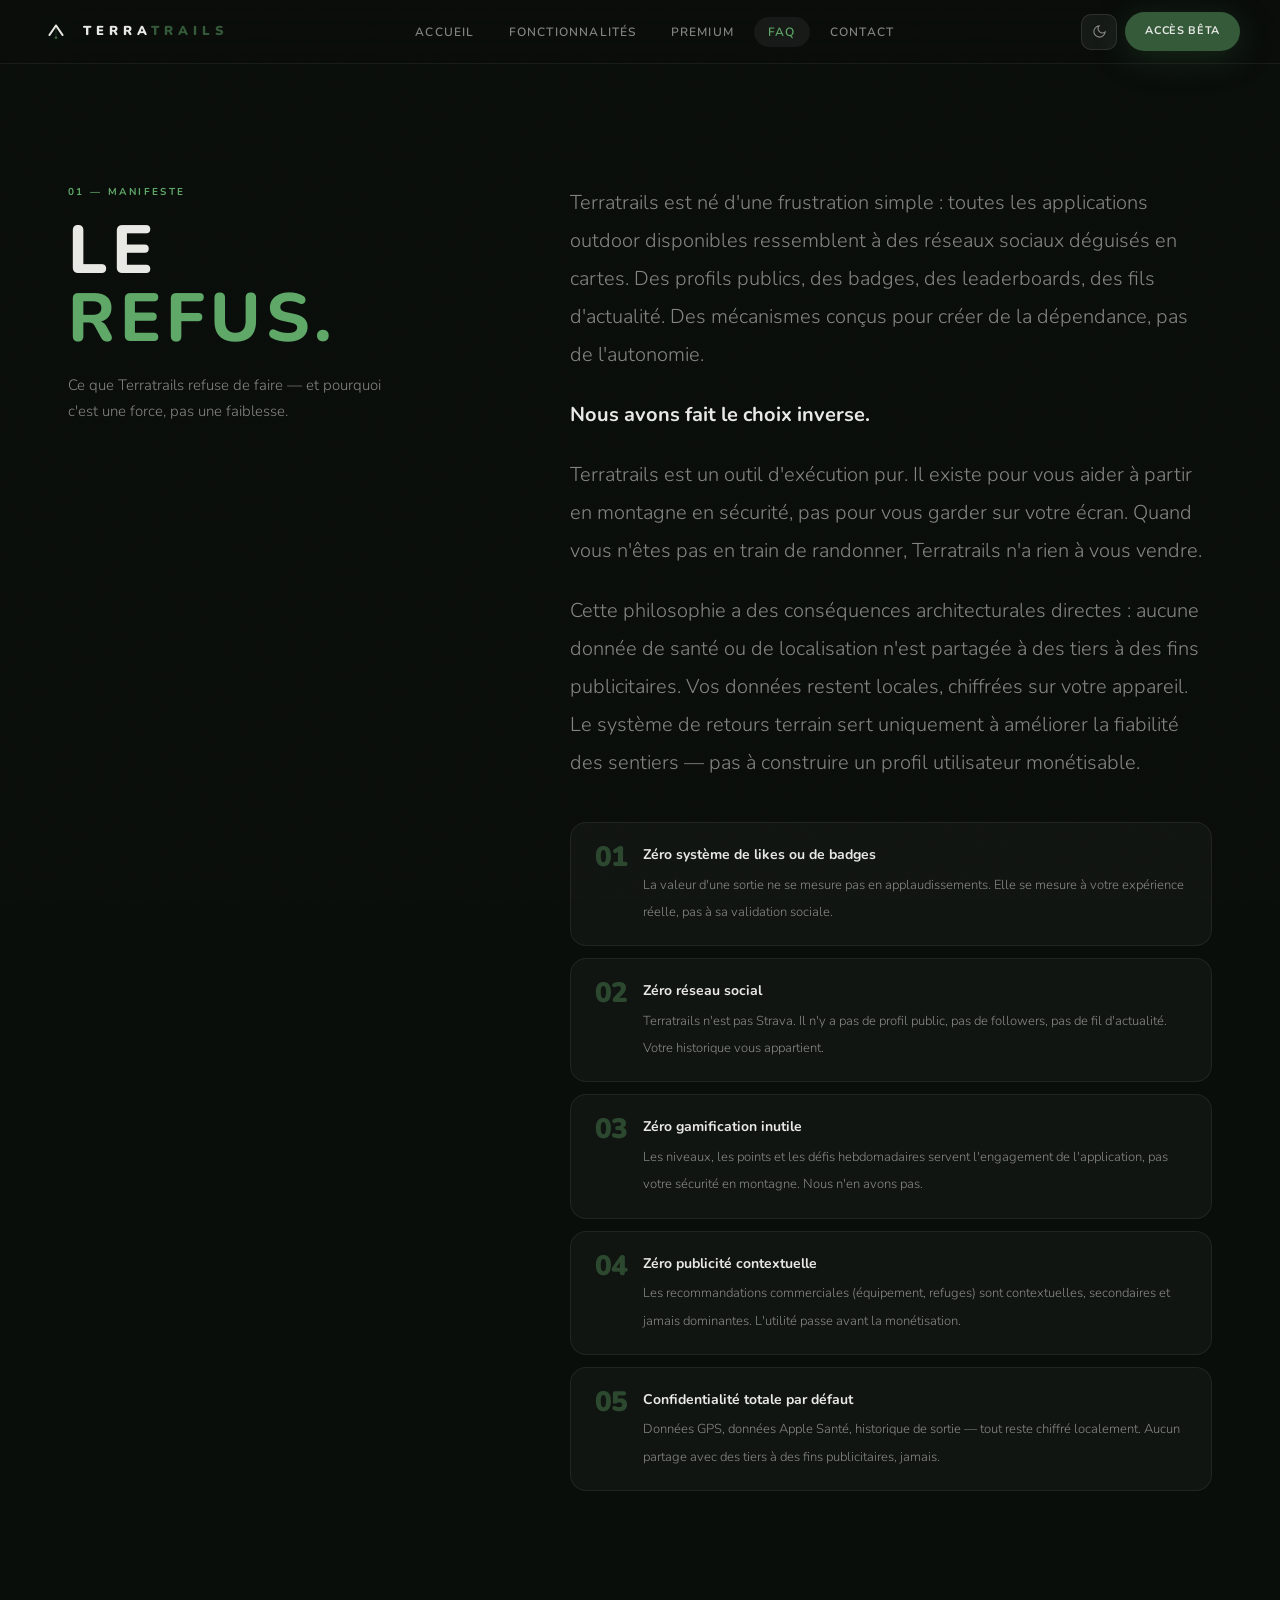
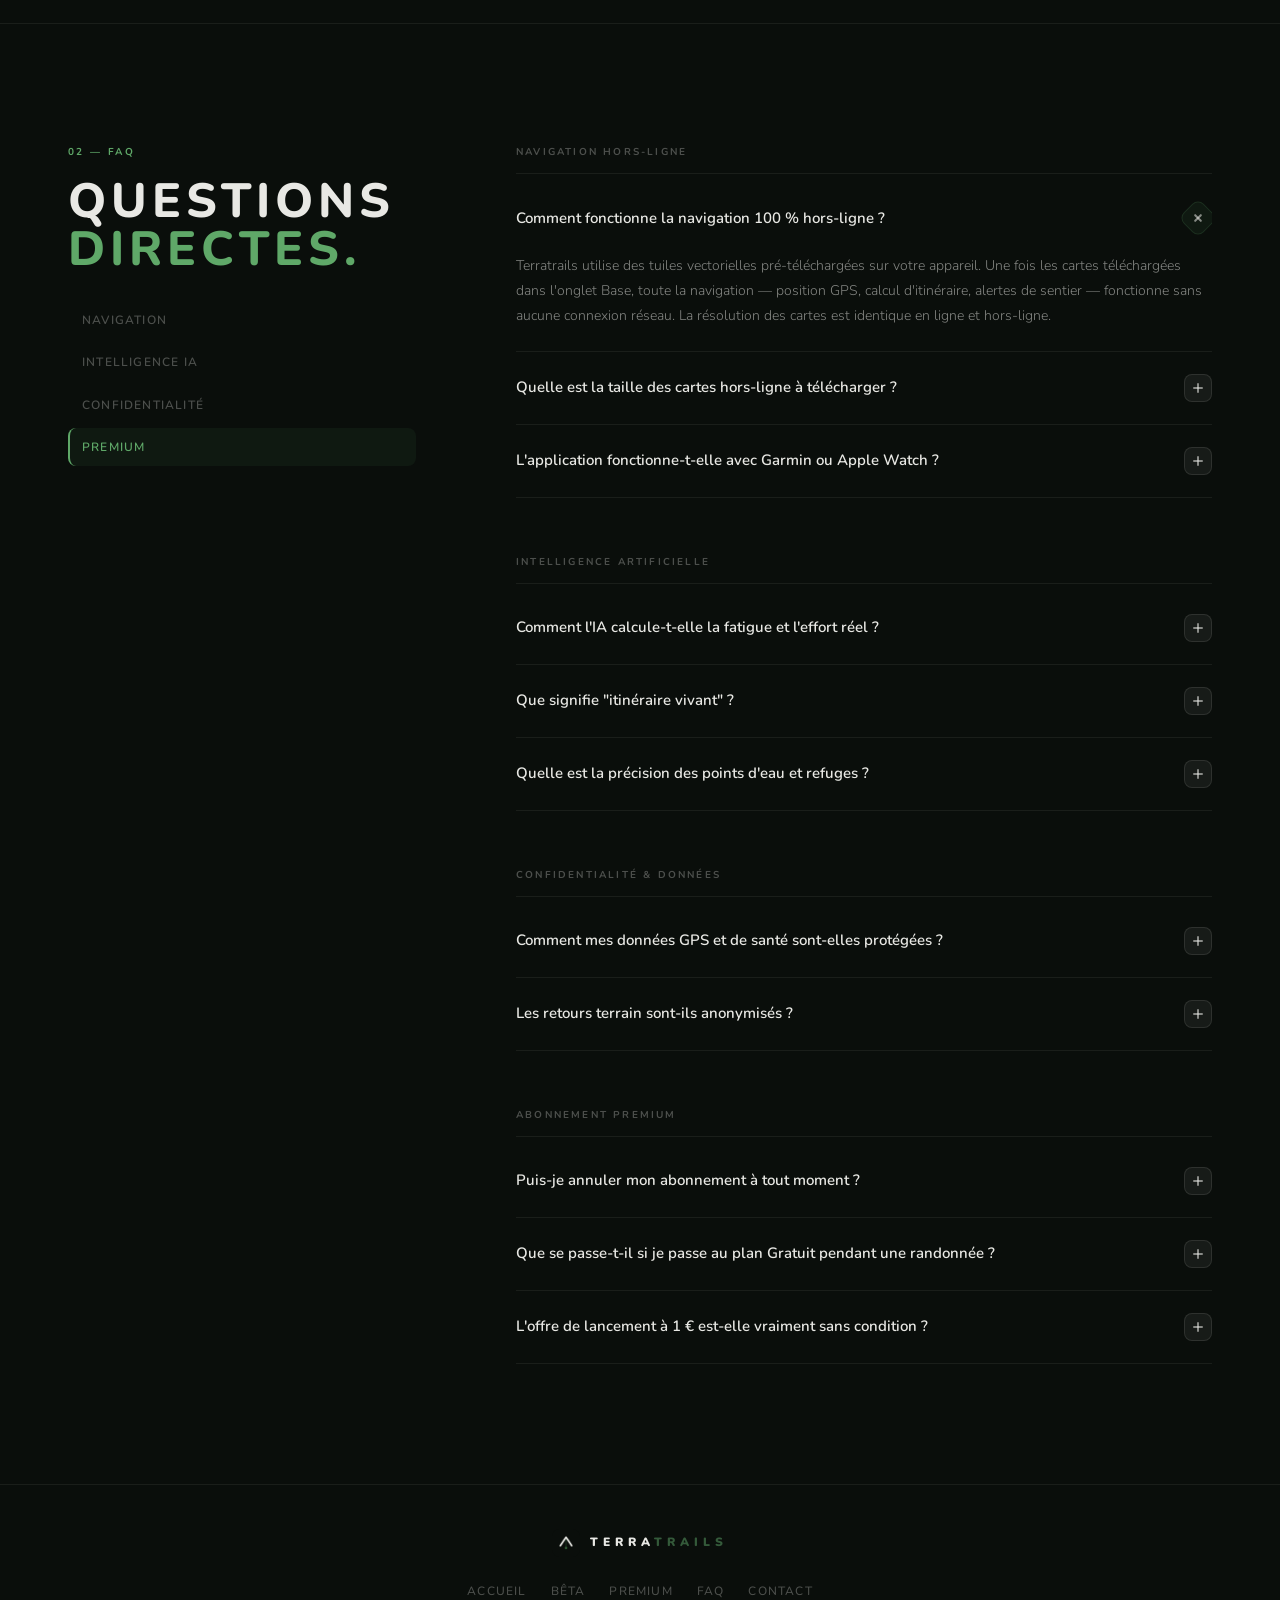
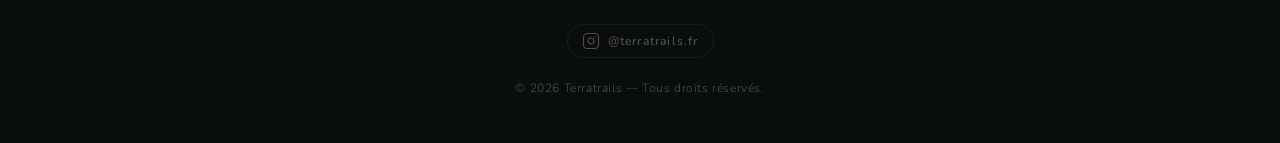
<file: faq.html>
<!DOCTYPE html>
<html lang="fr" data-theme="dark">
<head>
  <meta charset="UTF-8">
  <meta name="viewport" content="width=device-width, initial-scale=1.0">
  <meta name="description" content="Terratrails — Manifeste et FAQ. Pourquoi nous refusons d'être un réseau social.">
  <title>Terratrails — FAQ & Manifeste</title>
  <!-- Favicon -->
  <link rel="icon" href="icon_dark.png" type="image/png">
  <link rel="preconnect" href="https://fonts.googleapis.com">
  <link rel="preconnect" href="https://fonts.gstatic.com" crossorigin>
  <link href="https://fonts.googleapis.com/css2?family=Nunito:wght@300;400;500;700;800;900&display=swap" rel="stylesheet">
  <link rel="stylesheet" href="style.css">
  <style>
    /* ── Manifesto ── */
    .manifesto-section { padding: var(--section-py) 0; }
    .manifesto-grid { display: grid; grid-template-columns: 1fr 1.6fr; gap: 100px; align-items: start; }
    @media(max-width:860px) { .manifesto-grid { grid-template-columns: 1fr; gap: 48px; } }

    .manifesto-sticky { position: sticky; top: 88px; }

    .manifesto-body p { margin-bottom: 22px; }
    .manifesto-body p:last-child { margin-bottom: 0; }

    .manifesto-rule {
      display: flex; align-items: flex-start; gap: 16px;
      padding: 20px 24px; margin-bottom: 12px;
      border-radius: var(--radius-sm);
      background: var(--bg2); border: 1px solid var(--bor);
      transition: border-color .2s, background .2s;
    }
    .manifesto-rule:hover { border-color: var(--bor-grn); background: var(--bg3); }
    .manifesto-rule-num {
      font-family: 'Nunito', sans-serif; font-weight: 900;
      font-size: 28px; letter-spacing: -1px; color: var(--grn-lit);
      opacity: .35; line-height: 1; flex-shrink: 0; width: 32px;
    }
    .manifesto-rule-txt strong { display: block; font-size: 14px; font-weight: 700; color: var(--txt); margin-bottom: 4px; }
    .manifesto-rule-txt span { font-size: 13px; font-weight: 300; color: var(--txt2); line-height: 1.6; }

    /* ── FAQ ── */
    .faq-section { padding: var(--section-py) 0; }
    .faq-grid { display: grid; grid-template-columns: 1fr 2fr; gap: 100px; align-items: start; }
    @media(max-width:860px) { .faq-grid { grid-template-columns: 1fr; gap: 40px; } }

    .faq-sidebar { position: sticky; top: 88px; }
    .faq-cats { list-style: none; margin-top: 28px; display: flex; flex-direction: column; gap: 4px; }
    .faq-cats li a {
      display: block; font-size: 12px; font-weight: 600; letter-spacing: .1em; text-transform: uppercase;
      color: var(--txt3); text-decoration: none; padding: 9px 12px; border-radius: 8px;
      border-left: 2px solid transparent; transition: color .2s, border-color .2s, background .2s;
    }
    .faq-cats li a:hover, .faq-cats li a.active { color: var(--grn-lit); border-color: var(--grn-lit); background: var(--grn-bg); }

    .faq-group { margin-bottom: 56px; }
    .faq-group:last-child { margin-bottom: 0; }
    .faq-group-title {
      font-size: 10px; font-weight: 700; letter-spacing: .22em; text-transform: uppercase;
      color: var(--txt3); margin-bottom: 8px;
      padding-bottom: 12px; border-bottom: 1px solid var(--bor);
    }
  </style>
</head>
<body>

<!-- NAV -->
<nav class="nav">
  <div class="nav-inner">
    <a href="./" class="nav-logo">
            <img src="icon_dark.png"  class="logo-img logo-dark"  alt="Terratrails">
      <img src="icon_light.png" class="logo-img logo-light" alt="Terratrails">
      <div class="nav-logo-text"><span class="wm-terra">TERRA</span><span class="wm-trails">TRAILS</span></div>
    </a>
    <ul class="nav-links">
      <li><a href="./">Accueil</a></li>
      <li><a href="/features">Fonctionnalités</a></li>
      <li><a href="/premium">Premium</a></li>
      <li><a href="/faq" class="active">FAQ</a></li>
      <li><a href="/contact">Contact</a></li>
    </ul>
    <div class="nav-cta">
      <button class="theme-toggle" id="themeToggle" aria-label="Thème">
        <svg class="icon-moon" width="15" height="15" fill="none" viewBox="0 0 24 24" stroke="var(--txt2)" stroke-width="1.8" stroke-linecap="round"><path d="M21 12.79A9 9 0 1 1 11.21 3 7 7 0 0 0 21 12.79z"/></svg>
        <svg class="icon-sun"  width="15" height="15" fill="none" viewBox="0 0 24 24" stroke="var(--txt2)" stroke-width="1.8" stroke-linecap="round"><circle cx="12" cy="12" r="5"/><line x1="12" y1="1" x2="12" y2="3"/><line x1="12" y1="21" x2="12" y2="23"/><line x1="4.22" y1="4.22" x2="5.64" y2="5.64"/><line x1="18.36" y1="18.36" x2="19.78" y2="19.78"/><line x1="1" y1="12" x2="3" y2="12"/><line x1="21" y1="12" x2="23" y2="12"/><line x1="4.22" y1="19.78" x2="5.64" y2="18.36"/><line x1="18.36" y1="5.64" x2="19.78" y2="4.22"/></svg>
      </button>
      <a href="/beta" class="btn btn-primary" style="font-size:11px;padding:10px 20px;">Accès Bêta</a>
      <button class="ham-btn" id="hamBtn" aria-label="Menu"><span class="ham-line"></span><span class="ham-line"></span></button>
    </div>
  </div>
</nav>
<div class="mob-overlay" id="mobMenu">
  <ul>
    <li><a href="./">Accueil</a></li>
    <li><a href="/premium">Premium</a></li>
    <li><a href="/faq" class="active">FAQ</a></li>
    <li><a href="/contact">Contact</a></li>
  </ul>
  <div class="mob-cta"><a href="/beta" class="btn btn-primary" style="width:100%;justify-content:center;">Accès Bêta</a></div>
</div>

<!-- ════════════ MANIFESTE ════════════ -->
<section class="manifesto-section" id="manifeste">
  <div class="wrap">
    <div class="manifesto-grid">

      <!-- Left: sticky title -->
      <div class="manifesto-sticky r">
        <span class="eyebrow">01 — Manifeste</span>
        <h1 class="display display-lg">LE<br><span class="accent">REFUS.</span></h1>
        <p class="body-md" style="margin-top:20px;max-width:320px">Ce que Terratrails refuse de faire — et pourquoi c'est une force, pas une faiblesse.</p>
      </div>

      <!-- Right: content -->
      <div class="r d1">
        <div class="manifesto-body">
          <p>Terratrails est né d'une frustration simple : toutes les applications outdoor disponibles ressemblent à des réseaux sociaux déguisés en cartes. Des profils publics, des badges, des leaderboards, des fils d'actualité. Des mécanismes conçus pour créer de la dépendance, pas de l'autonomie.</p>
          <p><strong>Nous avons fait le choix inverse.</strong></p>
          <p>Terratrails est un outil d'exécution pur. Il existe pour vous aider à partir en montagne en sécurité, pas pour vous garder sur votre écran. Quand vous n'êtes pas en train de randonner, Terratrails n'a rien à vous vendre.</p>
          <p>Cette philosophie a des conséquences architecturales directes : aucune donnée de santé ou de localisation n'est partagée à des tiers à des fins publicitaires. Vos données restent locales, chiffrées sur votre appareil. Le système de retours terrain sert uniquement à améliorer la fiabilité des sentiers — pas à construire un profil utilisateur monétisable.</p>
        </div>

        <div style="margin-top:40px;display:flex;flex-direction:column;gap:0">
          <div class="manifesto-rule">
            <div class="manifesto-rule-num">01</div>
            <div class="manifesto-rule-txt">
              <strong>Zéro système de likes ou de badges</strong>
              <span>La valeur d'une sortie ne se mesure pas en applaudissements. Elle se mesure à votre expérience réelle, pas à sa validation sociale.</span>
            </div>
          </div>
          <div class="manifesto-rule">
            <div class="manifesto-rule-num">02</div>
            <div class="manifesto-rule-txt">
              <strong>Zéro réseau social</strong>
              <span>Terratrails n'est pas Strava. Il n'y a pas de profil public, pas de followers, pas de fil d'actualité. Votre historique vous appartient.</span>
            </div>
          </div>
          <div class="manifesto-rule">
            <div class="manifesto-rule-num">03</div>
            <div class="manifesto-rule-txt">
              <strong>Zéro gamification inutile</strong>
              <span>Les niveaux, les points et les défis hebdomadaires servent l'engagement de l'application, pas votre sécurité en montagne. Nous n'en avons pas.</span>
            </div>
          </div>
          <div class="manifesto-rule">
            <div class="manifesto-rule-num">04</div>
            <div class="manifesto-rule-txt">
              <strong>Zéro publicité contextuelle</strong>
              <span>Les recommandations commerciales (équipement, refuges) sont contextuelles, secondaires et jamais dominantes. L'utilité passe avant la monétisation.</span>
            </div>
          </div>
          <div class="manifesto-rule">
            <div class="manifesto-rule-num">05</div>
            <div class="manifesto-rule-txt">
              <strong>Confidentialité totale par défaut</strong>
              <span>Données GPS, données Apple Santé, historique de sortie — tout reste chiffré localement. Aucun partage avec des tiers à des fins publicitaires, jamais.</span>
            </div>
          </div>
        </div>
      </div>
    </div>
  </div>
</section>

<!-- ════════════ FAQ ════════════ -->
<section class="faq-section" id="faq">
  <div class="wrap">
    <div class="faq-grid">

      <!-- Left: sidebar -->
      <div class="faq-sidebar r">
        <span class="eyebrow">02 — FAQ</span>
        <h2 class="display display-md">QUESTIONS<br><span class="accent">DIRECTES.</span></h2>
        <ul class="faq-cats">
          <li><a href="#faq-nav" class="active">Navigation</a></li>
          <li><a href="#faq-ia">Intelligence IA</a></li>
          <li><a href="#faq-priv">Confidentialité</a></li>
          <li><a href="#faq-prem">Premium</a></li>
        </ul>
      </div>

      <!-- Right: accordion -->
      <div class="r d1">

        <!-- Group: Navigation -->
        <div class="faq-group" id="faq-nav">
          <div class="faq-group-title">Navigation hors-ligne</div>

          <div class="faq-item open">
            <button class="faq-q" onclick="toggleFaq(this)">
              Comment fonctionne la navigation 100 % hors-ligne ?
              <div class="faq-icon"><svg width="12" height="12" fill="none" viewBox="0 0 12 12" stroke="var(--txt2)" stroke-width="2" stroke-linecap="round"><line x1="6" y1="2" x2="6" y2="10"/><line x1="2" y1="6" x2="10" y2="6"/></svg></div>
            </button>
            <div class="faq-a">Terratrails utilise des tuiles vectorielles pré-téléchargées sur votre appareil. Une fois les cartes téléchargées dans l'onglet Base, toute la navigation — position GPS, calcul d'itinéraire, alertes de sentier — fonctionne sans aucune connexion réseau. La résolution des cartes est identique en ligne et hors-ligne.</div>
          </div>

          <div class="faq-item">
            <button class="faq-q" onclick="toggleFaq(this)">
              Quelle est la taille des cartes hors-ligne à télécharger ?
              <div class="faq-icon"><svg width="12" height="12" fill="none" viewBox="0 0 12 12" stroke="var(--txt2)" stroke-width="2" stroke-linecap="round"><line x1="6" y1="2" x2="6" y2="10"/><line x1="2" y1="6" x2="10" y2="6"/></svg></div>
            </button>
            <div class="faq-a">Une région de taille standard (ex : Alpes Grées, 120 km²) occupe entre 200 Mo et 600 Mo. Le téléchargement est intelligent : Terratrails pré-télécharge uniquement les tuiles nécessaires à l'itinéraire généré, plus une marge de sécurité configurée dans les réglages (par défaut : 15 km autour du tracé).</div>
          </div>

          <div class="faq-item">
            <button class="faq-q" onclick="toggleFaq(this)">
              L'application fonctionne-t-elle avec Garmin ou Apple Watch ?
              <div class="faq-icon"><svg width="12" height="12" fill="none" viewBox="0 0 12 12" stroke="var(--txt2)" stroke-width="2" stroke-linecap="round"><line x1="6" y1="2" x2="6" y2="10"/><line x1="2" y1="6" x2="10" y2="6"/></svg></div>
            </button>
            <div class="faq-a">L'intégration Apple Watch est incluse — vous recevez les alertes haptiques critiques directement au poignet. L'export GPX vers les montres Garmin, Suunto et Coros est disponible depuis l'onglet Terrain. La synchronisation bidirectionnelle complète est en roadmap pour Q3 2026.</div>
          </div>
        </div>

        <!-- Group: IA -->
        <div class="faq-group" id="faq-ia">
          <div class="faq-group-title">Intelligence artificielle</div>

          <div class="faq-item">
            <button class="faq-q" onclick="toggleFaq(this)">
              Comment l'IA calcule-t-elle la fatigue et l'effort réel ?
              <div class="faq-icon"><svg width="12" height="12" fill="none" viewBox="0 0 12 12" stroke="var(--txt2)" stroke-width="2" stroke-linecap="round"><line x1="6" y1="2" x2="6" y2="10"/><line x1="2" y1="6" x2="10" y2="6"/></svg></div>
            </button>
            <div class="faq-a">Le moteur ne calcule pas seulement distance et dénivelé. Il intègre votre condition physique réelle (via Apple Santé : historique de sorties, moyenne de pas, fréquence cardiaque au repos), la chaleur et l'exposition solaire sur le tracé, la technicité du terrain, et la progression typique à votre niveau. Le résultat est une estimation de temps et de fatigue nettement plus précise qu'un calcul Tobler standard.</div>
          </div>

          <div class="faq-item">
            <button class="faq-q" onclick="toggleFaq(this)">
              Que signifie "itinéraire vivant" ?
              <div class="faq-icon"><svg width="12" height="12" fill="none" viewBox="0 0 12 12" stroke="var(--txt2)" stroke-width="2" stroke-linecap="round"><line x1="6" y1="2" x2="6" y2="10"/><line x1="2" y1="6" x2="10" y2="6"/></svg></div>
            </button>
            <div class="faq-a">L'itinéraire s'adapte en temps réel pendant votre sortie. Si votre rythme ralentit anormalement (fatigue), si la météo se dégrade, ou si vous sortez du tracé, le système recalcule automatiquement et propose — sans vous interrompre — un raccourci, une variante plus sûre, ou un retour optimisé vers le parking.</div>
          </div>

          <div class="faq-item">
            <button class="faq-q" onclick="toggleFaq(this)">
              Quelle est la précision des points d'eau et refuges ?
              <div class="faq-icon"><svg width="12" height="12" fill="none" viewBox="0 0 12 12" stroke="var(--txt2)" stroke-width="2" stroke-linecap="round"><line x1="6" y1="2" x2="6" y2="10"/><line x1="2" y1="6" x2="10" y2="6"/></svg></div>
            </button>
            <div class="faq-a">Les points d'intérêt critiques (sources d'eau, refuges, zones bivouac) sont issus d'une base de données vérifiée manuellement et mise à jour par les retours terrain des utilisateurs Premium. Chaque point indique sa date de dernière vérification. Les données incertaines sont signalées explicitement — nous ne cachons jamais l'incertitude.</div>
          </div>
        </div>

        <!-- Group: Confidentialité -->
        <div class="faq-group" id="faq-priv">
          <div class="faq-group-title">Confidentialité & données</div>

          <div class="faq-item">
            <button class="faq-q" onclick="toggleFaq(this)">
              Comment mes données GPS et de santé sont-elles protégées ?
              <div class="faq-icon"><svg width="12" height="12" fill="none" viewBox="0 0 12 12" stroke="var(--txt2)" stroke-width="2" stroke-linecap="round"><line x1="6" y1="2" x2="6" y2="10"/><line x1="2" y1="6" x2="10" y2="6"/></svg></div>
            </button>
            <div class="faq-a">Toutes les données de l'onglet Base (historique de sorties, équipement, données Apple Santé) restent chiffrées localement sur votre appareil avec AES-256. Elles ne transitent jamais par nos serveurs. Les données de génération d'itinéraire (intention, localisation approximative) sont traitées et supprimées immédiatement après génération. Aucune donnée n'est vendue, partagée ou utilisée à des fins publicitaires.</div>
          </div>

          <div class="faq-item">
            <button class="faq-q" onclick="toggleFaq(this)">
              Les retours terrain sont-ils anonymisés ?
              <div class="faq-icon"><svg width="12" height="12" fill="none" viewBox="0 0 12 12" stroke="var(--txt2)" stroke-width="2" stroke-linecap="round"><line x1="6" y1="2" x2="6" y2="10"/><line x1="2" y1="6" x2="10" y2="6"/></svg></div>
            </button>
            <div class="faq-a">Oui, totalement. Les retours terrain (état du sentier, eau disponible, affluence) sont agrégés et anonymisés avant d'alimenter la base de données. Il est impossible de relier un retour à un utilisateur identifié. Il n'existe pas de profil public, pas d'historique visible par d'autres utilisateurs.</div>
          </div>
        </div>

        <!-- Group: Premium -->
        <div class="faq-group" id="faq-prem">
          <div class="faq-group-title">Abonnement Premium</div>

          <div class="faq-item">
            <button class="faq-q" onclick="toggleFaq(this)">
              Puis-je annuler mon abonnement à tout moment ?
              <div class="faq-icon"><svg width="12" height="12" fill="none" viewBox="0 0 12 12" stroke="var(--txt2)" stroke-width="2" stroke-linecap="round"><line x1="6" y1="2" x2="6" y2="10"/><line x1="2" y1="6" x2="10" y2="6"/></svg></div>
            </button>
            <div class="faq-a">Oui. L'annulation se fait en un tap depuis les réglages de l'application ou directement depuis votre compte App Store. Aucune période d'engagement, aucuns frais de résiliation. Vous conservez l'accès Premium jusqu'à la fin de la période déjà payée.</div>
          </div>

          <div class="faq-item">
            <button class="faq-q" onclick="toggleFaq(this)">
              Que se passe-t-il si je passe au plan Gratuit pendant une randonnée ?
              <div class="faq-icon"><svg width="12" height="12" fill="none" viewBox="0 0 12 12" stroke="var(--txt2)" stroke-width="2" stroke-linecap="round"><line x1="6" y1="2" x2="6" y2="10"/><line x1="2" y1="6" x2="10" y2="6"/></svg></div>
            </button>
            <div class="faq-a">Les cartes hors-ligne déjà téléchargées sur votre appareil restent accessibles. La navigation de base continue de fonctionner. Les fonctionnalités Premium (Mode Compagnon, alertes haptiques, POI détaillés) se désactivent. La sécurité minimale est toujours garantie — nous ne coupons jamais la navigation en cours de sortie.</div>
          </div>

          <div class="faq-item">
            <button class="faq-q" onclick="toggleFaq(this)">
              L'offre de lancement à 1 € est-elle vraiment sans condition ?
              <div class="faq-icon"><svg width="12" height="12" fill="none" viewBox="0 0 12 12" stroke="var(--txt2)" stroke-width="2" stroke-linecap="round"><line x1="6" y1="2" x2="6" y2="10"/><line x1="2" y1="6" x2="10" y2="6"/></svg></div>
            </button>
            <div class="faq-a">Oui. Le premier mois est à 1 € pour tout nouvel abonné pendant la période de lancement bêta. Accès complet à toutes les fonctionnalités Premium. À partir du second mois, le tarif normal de 4,99 € / mois s'applique. Vous êtes informé 7 jours avant le renouvellement au tarif plein.</div>
          </div>
        </div>

      </div>
    </div>
  </div>
</section>

<!-- FOOTER -->
<footer class="footer">
  <div class="footer-inner">
    <div class="footer-logo">
            <img src="icon_dark.png"  class="logo-img logo-dark"  alt="Terratrails" style="width:28px;height:28px;border-radius:8px">
      <img src="icon_light.png" class="logo-img logo-light" alt="Terratrails" style="width:28px;height:28px;border-radius:8px">
      <span style="font-family:'Nunito',sans-serif;font-weight:900;font-size:12px;letter-spacing:5px;text-transform:uppercase;color:unset"><span class="wm-terra">TERRA</span><span class="wm-trails">TRAILS</span></span>
    </div>
    <ul class="footer-links">
      <li><a href="./">Accueil</a></li>
      <li><a href="/beta">Bêta</a></li>
      <li><a href="/premium">Premium</a></li>
      <li><a href="/faq" class="active">FAQ</a></li>
      <li><a href="/contact">Contact</a></li>
    </ul>
    <a href="https://www.instagram.com/terratrails.fr/" target="_blank" rel="noopener" class="footer-instagram" aria-label="Instagram Terratrails">
      <svg width="18" height="18" fill="none" viewBox="0 0 24 24" stroke="currentColor" stroke-width="1.6" stroke-linecap="round" stroke-linejoin="round"><rect x="2" y="2" width="20" height="20" rx="5" ry="5"/><path d="M16 11.37A4 4 0 1 1 12.63 8 4 4 0 0 1 16 11.37z"/><line x1="17.5" y1="6.5" x2="17.51" y2="6.5"/></svg>
      @terratrails.fr
    </a>
    <p class="footer-copy">© 2026 Terratrails — Tous droits réservés.</p>
  </div>
</footer>

<script>
  // Mobile menu
  // Theme
  const root = document.documentElement;
  const toggle = document.getElementById('themeToggle');
  root.setAttribute('data-theme', localStorage.getItem('tt-theme') || 'dark');
  toggle.addEventListener('click', () => {
    const next = root.getAttribute('data-theme') === 'dark' ? 'light' : 'dark';
    root.setAttribute('data-theme', next);
    localStorage.setItem('tt-theme', next);
  });
  // Mobile menu
  const hamBtn = document.getElementById('hamBtn');
  const mobMenu = document.getElementById('mobMenu');
  hamBtn.addEventListener('click', () => { const o = mobMenu.classList.toggle('open'); hamBtn.setAttribute('aria-expanded', o); });

  // FAQ accordion
  function toggleFaq(btn) {
    const item = btn.closest('.faq-item');
    const wasOpen = item.classList.contains('open');
    document.querySelectorAll('.faq-item.open').forEach(el => el.classList.remove('open'));
    if (!wasOpen) item.classList.add('open');
  }

  // Active sidebar link on scroll
  const groups = document.querySelectorAll('.faq-group[id]');
  const catLinks = document.querySelectorAll('.faq-cats a');
  const observer = new IntersectionObserver(entries => {
    entries.forEach(e => {
      if (e.isIntersecting) {
        catLinks.forEach(a => a.classList.toggle('active', a.getAttribute('href') === '#' + e.target.id));
      }
    });
  }, { rootMargin: '-30% 0px -60% 0px' });
  groups.forEach(g => observer.observe(g));
</script>
</body>
</html>
</file>
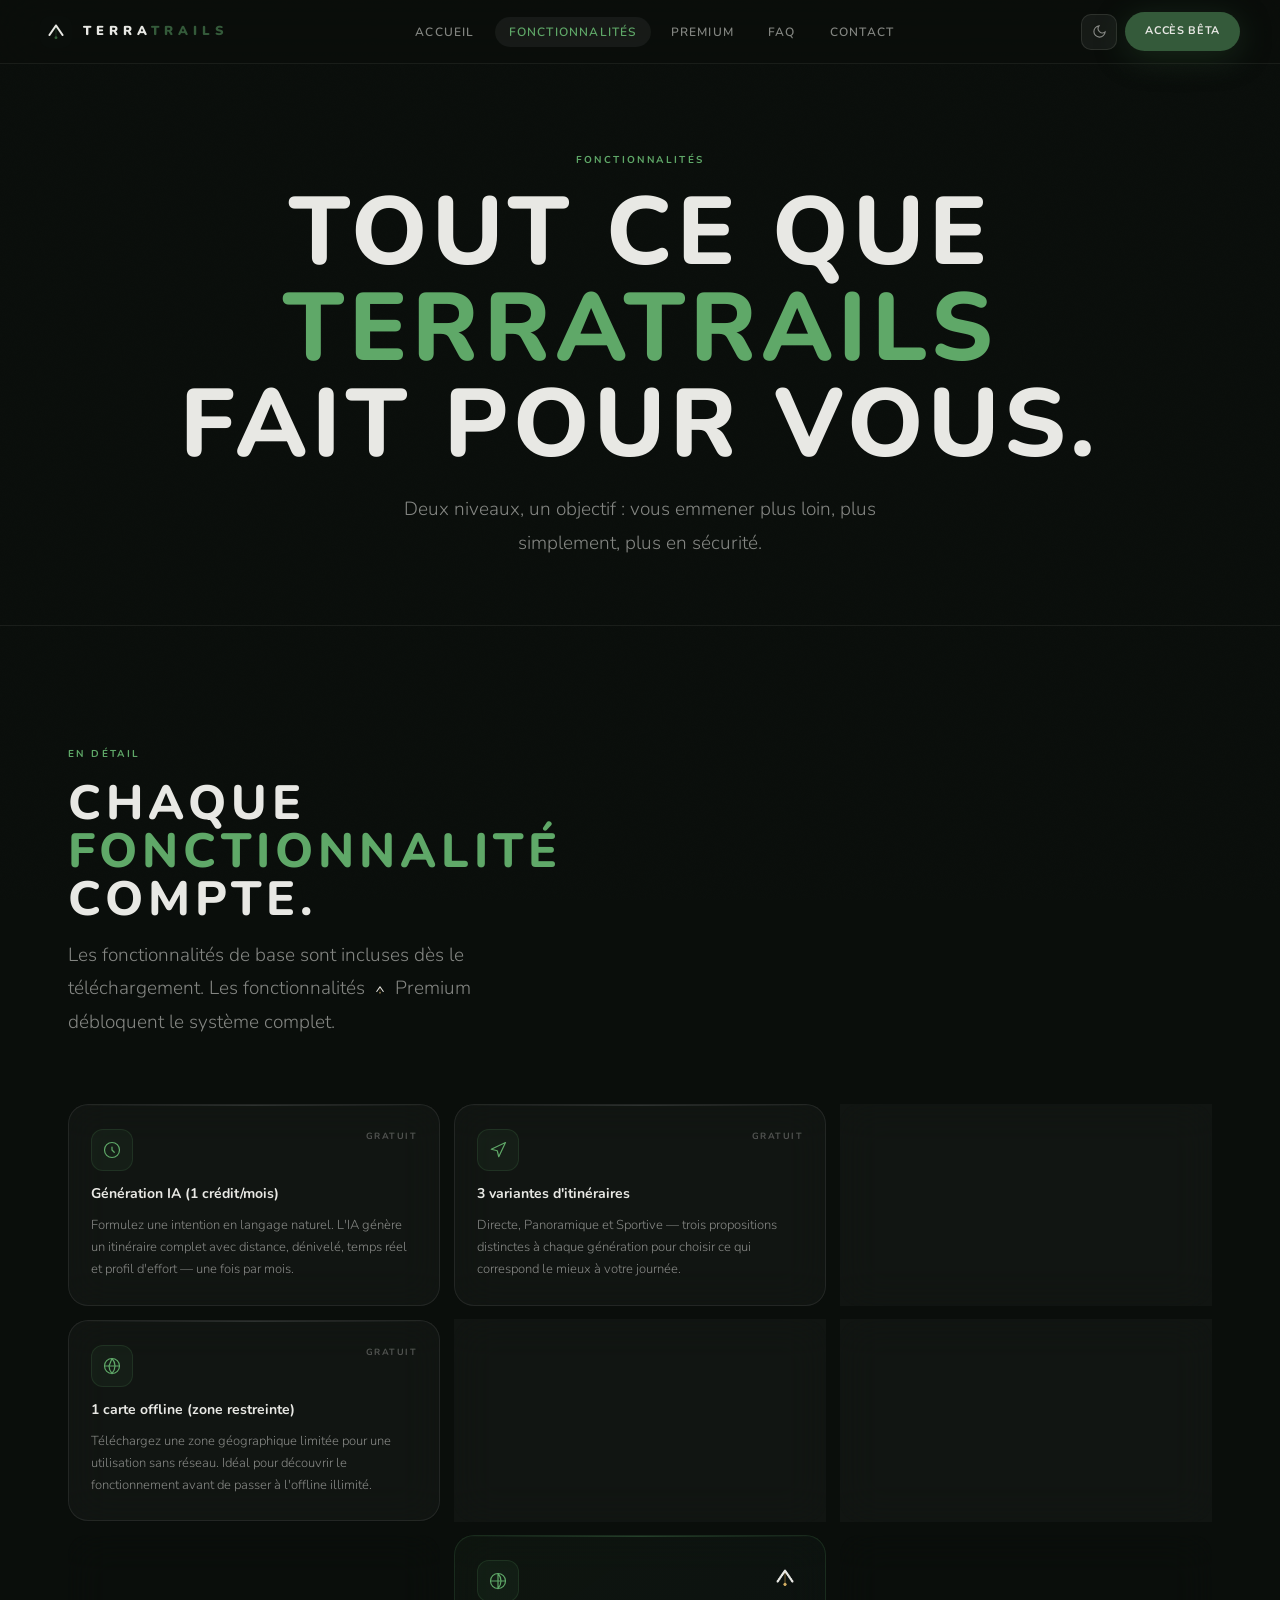
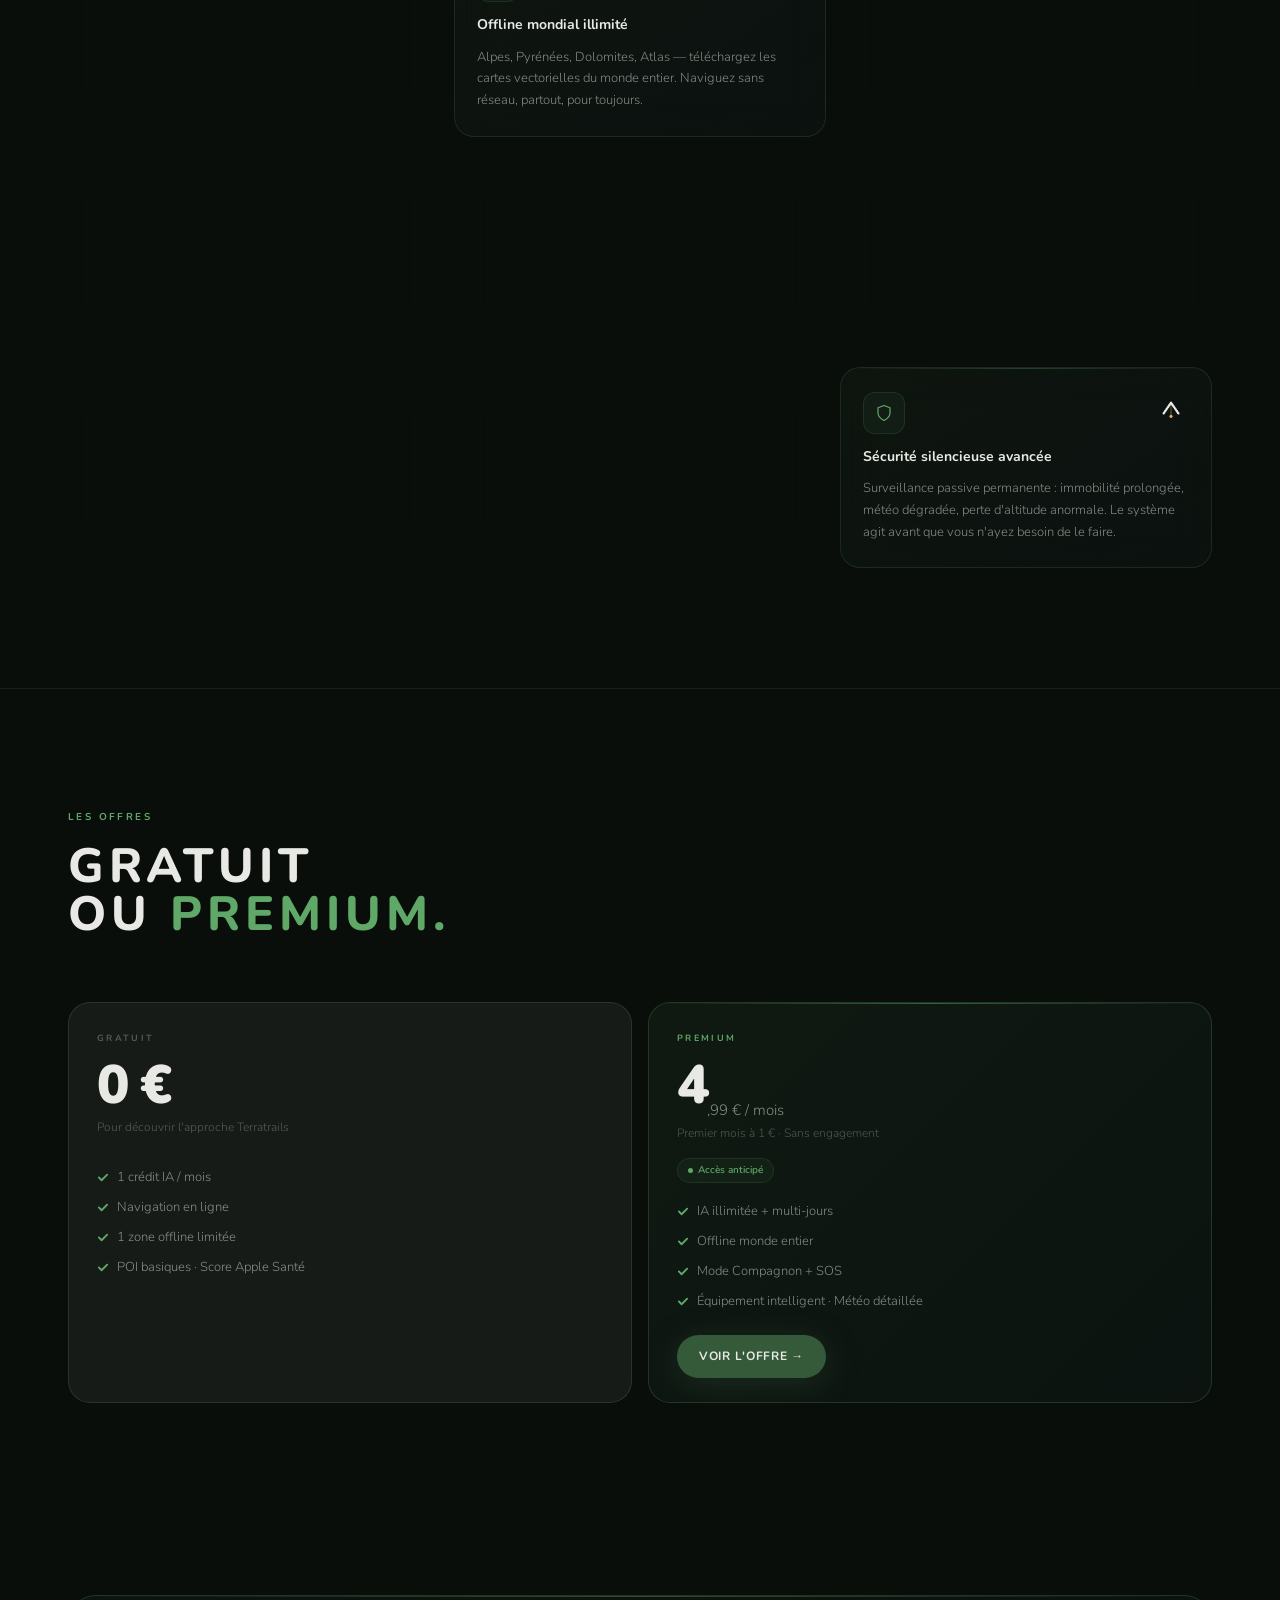
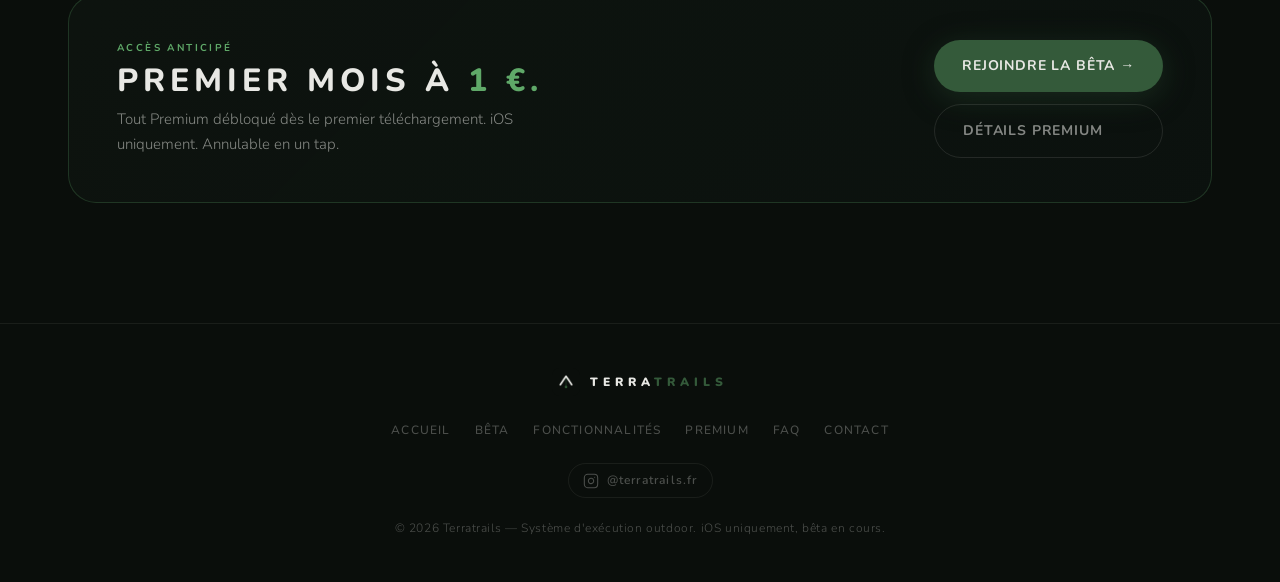
<file: features.html>
<!DOCTYPE html>
<html lang="fr" data-theme="dark">
<head>
  <meta charset="UTF-8">
  <meta name="viewport" content="width=device-width, initial-scale=1.0">
  <meta name="description" content="Terratrails — Toutes les fonctionnalités. Gratuit vs Premium.">
  <title>Terratrails — Fonctionnalités</title>
  <link rel="preconnect" href="https://fonts.googleapis.com">
  <link rel="preconnect" href="https://fonts.gstatic.com" crossorigin>
  <link href="https://fonts.googleapis.com/css2?family=Nunito:wght@300;400;500;700;800;900&display=swap" rel="stylesheet">
  <link rel="icon" href="icon_dark.png" type="image/png">
  <link rel="stylesheet" href="style.css">
  <style>
    .feat-hero { padding:88px 0 64px; text-align:center; }
    .feat-hero .body-lg { max-width:520px; margin:20px auto 0; }

    /* ── Plan cards ── */
    .plan-grid { display:grid; grid-template-columns:1fr 1fr; gap:16px; margin-bottom:72px; }
    @media(max-width:600px){ .plan-grid{ grid-template-columns:1fr; } }

    .plan-card { padding:28px 28px 24px; border-radius:22px; display:flex; flex-direction:column; gap:5px; }
    .plan-free { background:var(--bg3); border:1px solid var(--bor2); }
    .plan-prem {
      background:linear-gradient(135deg,rgba(52,90,58,.14),rgba(38,72,72,.10));
      border:1px solid var(--bor-grn); position:relative; overflow:hidden;
    }
    .plan-prem::before { content:'';position:absolute;top:0;left:0;right:0;height:1px;background:linear-gradient(90deg,transparent,rgba(95,168,104,.5),transparent); }
    [data-theme="light"] .plan-free { background:rgba(255,255,255,.8); box-shadow:0 2px 16px rgba(13,26,14,.06); }
    [data-theme="light"] .plan-prem { background:rgba(255,255,255,.8); box-shadow:0 4px 28px rgba(30,124,48,.1); }
    .plan-name-tag { font-size:9px;font-weight:700;letter-spacing:.26em;text-transform:uppercase;color:var(--txt3);margin-bottom:6px;display:block; }
    .plan-prem .plan-name-tag { color:#5FA868; }
    .plan-price-big { font-family:'Nunito',sans-serif;font-weight:900;font-size:clamp(38px,6vw,54px);letter-spacing:-2px;color:var(--txt);line-height:1; }
    .plan-price-big sub { font-size:15px;letter-spacing:0;font-weight:300;color:var(--txt2); }
    .plan-price-note { font-size:12px;font-weight:300;color:var(--txt3);margin-bottom:10px; }
    .plan-badge-pill { display:inline-flex;align-items:center;gap:5px;background:var(--grn-bg);border:1px solid var(--grn-bor);border-radius:100px;padding:3px 10px;font-size:10px;font-weight:600;color:#5FA868;margin-bottom:12px;align-self:flex-start; }
    .plan-badge-pill::before { content:'';width:5px;height:5px;border-radius:50%;background:#5FA868;animation:pulseGrn 2s infinite; }
    .plan-features-list { list-style:none;display:flex;flex-direction:column;gap:8px; }
    .plan-features-list li { display:flex;align-items:center;gap:8px;font-size:13px;font-weight:300;color:var(--txt2); }
    .plan-features-list li svg { flex-shrink:0;color:var(--grn-lit); }

    /* ── Detail cards grid ── */
    .fdet-grid { display:grid; grid-template-columns:repeat(3,1fr); gap:14px; }
    @media(max-width:900px){ .fdet-grid{ grid-template-columns:1fr 1fr; } }
    @media(max-width:560px){ .fdet-grid{ grid-template-columns:1fr; } }

    .fdet-card {
      padding:24px 22px; border-radius:20px;
      background:var(--card-bg); border:1px solid var(--card-bor);
      backdrop-filter:blur(20px); -webkit-backdrop-filter:blur(20px);
      display:flex; flex-direction:column; gap:12px;
      position:relative; overflow:hidden;
      transition:transform .3s cubic-bezier(.22,1,.36,1), border-color .25s, box-shadow .3s;
    }
    .fdet-card::before { content:'';position:absolute;top:0;left:0;right:0;height:1px;background:linear-gradient(90deg,transparent,rgba(255,255,255,.12),transparent); }
    .fdet-card:hover { transform:translateY(-4px); border-color:var(--bor-grn); box-shadow:0 18px 56px var(--shadow); }
    [data-theme="light"] .fdet-card { background:rgba(255,255,255,.75); box-shadow:0 2px 16px rgba(13,26,14,.06); }
    [data-theme="light"] .fdet-card::before { background:linear-gradient(90deg,transparent,rgba(255,255,255,.9),transparent); }

    .fdet-card.is-prem {
      background:linear-gradient(145deg,rgba(52,90,58,.10),rgba(38,72,72,.07));
      border-color:var(--grn-bor);
    }
    .fdet-card.is-prem::before { background:linear-gradient(90deg,transparent,rgba(95,168,104,.3),transparent); }
    [data-theme="light"] .fdet-card.is-prem { background:rgba(255,255,255,.82); box-shadow:0 4px 28px rgba(30,124,48,.09); }

    .fdet-head { display:flex;align-items:flex-start;justify-content:space-between;gap:8px; }
    .fdet-ico  { width:42px;height:42px;border-radius:12px;background:var(--grn-bg);border:1px solid var(--grn-bor);display:flex;align-items:center;justify-content:center;flex-shrink:0; }
    .fdet-prem-icon { width:36px;height:36px;flex-shrink:0; object-fit:contain; }
    .fdet-title { font-size:14px;font-weight:700;color:var(--txt);line-height:1.3;margin-top:2px; }
    .fdet-body  { font-size:13px;font-weight:300;color:var(--txt2);line-height:1.68; }
    .free-tag { font-size:9px;font-weight:700;letter-spacing:.16em;text-transform:uppercase;color:var(--txt3);align-self:flex-start; }

    /* ── Comparison table ── */
    .cmp-wrap { border-radius:22px;overflow:hidden;border:1px solid var(--bor2);background:var(--card-bg);backdrop-filter:blur(20px);-webkit-backdrop-filter:blur(20px); }
    [data-theme="light"] .cmp-wrap { background:rgba(255,255,255,.72);box-shadow:0 4px 32px rgba(13,26,14,.07); }

    .cmp-thead { display:grid;grid-template-columns:2fr 1fr 1fr;background:var(--bg3);border-bottom:1px solid var(--bor2); }
    .cmp-th { padding:16px 18px;font-size:9px;font-weight:700;letter-spacing:.22em;text-transform:uppercase;color:var(--txt3);border-left:1px solid var(--bor); }
    .cmp-th:first-child { border-left:none;font-size:10px;color:var(--txt2); }
    .cmp-th.col-prem { color:#5FA868;display:flex;align-items:center;gap:6px; }

    .cmp-cat { padding:10px 18px;font-size:9px;font-weight:700;letter-spacing:.22em;text-transform:uppercase;color:var(--grn-lit);background:var(--bg2);border-top:1px solid var(--bor);border-bottom:1px solid var(--bor); }

    .cmp-row { display:grid;grid-template-columns:2fr 1fr 1fr;border-bottom:1px solid var(--bor);transition:background .15s; }
    .cmp-row:last-child { border-bottom:none; }
    .cmp-row:hover { background:var(--bg3); }

    .cmp-feat { padding:16px 18px;display:flex;flex-direction:column;gap:2px; }
    .cmp-feat-name { font-size:14px;font-weight:500;color:var(--txt); }
    .cmp-feat-desc { font-size:11px;font-weight:300;color:var(--txt3);line-height:1.4; }

    .cmp-cell { padding:16px 14px;border-left:1px solid var(--bor);display:flex;align-items:center;font-size:12px;font-weight:300;color:var(--txt2); }
    .cmp-cell.prem { flex-direction:column;align-items:flex-start;gap:4px; }
    .cval-yes  { font-size:12px;font-weight:600;color:#5FA868;display:flex;align-items:center;gap:4px; }
    .cval-lim  { font-size:12px;font-weight:300;color:var(--txt2); }
    .cval-no   { font-size:12px;color:var(--txt3); }
    .cval-prem { font-size:12px;font-weight:600;color:var(--txt); }
    .cval-sub  { font-size:11px;font-weight:300;color:var(--txt3);line-height:1.4; }
    .prem-pill { display:inline-flex;align-items:center;gap:3px;background:linear-gradient(135deg,rgba(52,90,58,.22),rgba(38,72,72,.16));border:1px solid var(--grn-bor);border-radius:100px;padding:2px 7px;font-size:8px;font-weight:700;letter-spacing:.14em;text-transform:uppercase;color:#5FA868;flex-shrink:0; }

    @media(max-width:700px){
      .cmp-thead,.cmp-row { grid-template-columns:1fr 80px 80px; }
      .cmp-feat-desc { display:none; }
      .cmp-th,.cmp-feat-name { font-size:12px; }
      .cval-sub { display:none; }
    }
    @media(max-width:420px){
      .cmp-thead,.cmp-row { grid-template-columns:1fr 68px 68px; }
      .cmp-cell,.cmp-feat { padding:12px 8px; }
    }

    /* CTA */
    .feat-cta { border-radius:var(--radius);background:linear-gradient(135deg,rgba(52,90,58,.08),rgba(38,72,72,.06));border:1px solid var(--bor-grn);padding:44px 48px;display:flex;align-items:center;justify-content:space-between;gap:28px;flex-wrap:wrap;position:relative;overflow:hidden; }
    .feat-cta::before { content:'';position:absolute;top:0;left:0;right:0;height:1px;background:linear-gradient(90deg,transparent,rgba(95,168,104,.4),transparent); }
    [data-theme="light"] .feat-cta { background:rgba(255,255,255,.6);box-shadow:0 4px 28px rgba(30,124,48,.1); }
    @media(max-width:600px){ .feat-cta{ padding:28px 22px; flex-direction:column; } }
  </style>
</head>
<body>

<!-- NAV -->
<nav class="nav">
  <div class="nav-inner">
    <a href="./" class="nav-logo">
      <img src="icon_dark.png"  class="logo-img logo-dark"  alt="Terratrails">
      <img src="icon_light.png" class="logo-img logo-light" alt="Terratrails">
      <div class="nav-logo-text"><span class="wm-terra">TERRA</span><span class="wm-trails">TRAILS</span></div>
    </a>
    <ul class="nav-links">
      <li><a href="./">Accueil</a></li>
      <li><a href="/features" class="active">Fonctionnalités</a></li>
      <li><a href="/premium">Premium</a></li>
      <li><a href="/faq">FAQ</a></li>
      <li><a href="/contact">Contact</a></li>
    </ul>
    <div class="nav-cta">
      <button class="theme-toggle" id="themeToggle" aria-label="Thème">
        <svg class="icon-moon" width="15" height="15" fill="none" viewBox="0 0 24 24" stroke="var(--txt2)" stroke-width="1.8" stroke-linecap="round"><path d="M21 12.79A9 9 0 1 1 11.21 3 7 7 0 0 0 21 12.79z"/></svg>
        <svg class="icon-sun"  width="15" height="15" fill="none" viewBox="0 0 24 24" stroke="var(--txt2)" stroke-width="1.8" stroke-linecap="round"><circle cx="12" cy="12" r="5"/><line x1="12" y1="1" x2="12" y2="3"/><line x1="12" y1="21" x2="12" y2="23"/><line x1="4.22" y1="4.22" x2="5.64" y2="5.64"/><line x1="18.36" y1="18.36" x2="19.78" y2="19.78"/><line x1="1" y1="12" x2="3" y2="12"/><line x1="21" y1="12" x2="23" y2="12"/><line x1="4.22" y1="19.78" x2="5.64" y2="18.36"/><line x1="18.36" y1="5.64" x2="19.78" y2="4.22"/></svg>
      </button>
      <a href="/beta" class="btn btn-primary always-show" style="font-size:11px;padding:10px 20px;">Accès Bêta</a>
      <button class="ham-btn" id="hamBtn" aria-label="Menu"><span class="ham-line"></span><span class="ham-line"></span></button>
    </div>
  </div>
</nav>
<div class="mob-overlay" id="mobMenu">
  <ul>
    <li><a href="./">Accueil</a></li>
    <li><a href="/features" class="active">Fonctionnalités</a></li>
    <li><a href="/premium">Premium</a></li>
    <li><a href="/faq">FAQ</a></li>
    <li><a href="/contact">Contact</a></li>
  </ul>
  <div class="mob-cta"><a href="/beta" class="btn btn-primary" style="width:100%;justify-content:center;">Accès Bêta</a></div>
</div>

<!-- HERO -->
<section class="feat-hero">
  <div class="wrap">
    <span class="eyebrow r">Fonctionnalités</span>
    <h1 class="display display-xl r d1">TOUT CE QUE<br><span class="accent">TERRATRAILS</span><br>FAIT POUR VOUS.</h1>
    <p class="body-lg r d2">Deux niveaux, un objectif : vous emmener plus loin, plus simplement, plus en sécurité.</p>
  </div>
</section>

<!-- EN DÉTAIL -->
<section>
  <div class="wrap">
    <div class="sec-hd r">
      <span class="eyebrow">En détail</span>
      <h2 class="display display-md">Chaque<br><span class="accent">fonctionnalité</span><br>compte.</h2>
      <p class="body-lg" style="max-width:480px;margin-top:16px">Les fonctionnalités de base sont incluses dès le téléchargement. Les fonctionnalités <img src="icon_transparent_premium_dark.png" style="width:16px;height:16px;vertical-align:middle;margin:0 2px"> Premium débloquent le système complet.</p>
    </div>

    <div class="fdet-grid">

      <!-- ── FREE features ── -->
      <div class="fdet-card r d1">
        <div class="fdet-head">
          <div class="fdet-ico"><svg width="18" height="18" fill="none" viewBox="0 0 24 24" stroke="var(--grn-lit)" stroke-width="1.6" stroke-linecap="round" stroke-linejoin="round"><circle cx="12" cy="12" r="10"/><path d="M12 8v4l3 3"/></svg></div>
          <span class="free-tag">Gratuit</span>
        </div>
        <div class="fdet-title">Génération IA (1 crédit/mois)</div>
        <p class="fdet-body">Formulez une intention en langage naturel. L'IA génère un itinéraire complet avec distance, dénivelé, temps réel et profil d'effort — une fois par mois.</p>
      </div>

      <div class="fdet-card r d2">
        <div class="fdet-head">
          <div class="fdet-ico"><svg width="18" height="18" fill="none" viewBox="0 0 24 24" stroke="var(--grn-lit)" stroke-width="1.6" stroke-linecap="round" stroke-linejoin="round"><polygon points="3 11 22 2 13 21 11 13 3 11"/></svg></div>
          <span class="free-tag">Gratuit</span>
        </div>
        <div class="fdet-title">3 variantes d'itinéraires</div>
        <p class="fdet-body">Directe, Panoramique et Sportive — trois propositions distinctes à chaque génération pour choisir ce qui correspond le mieux à votre journée.</p>
      </div>

      <div class="fdet-card r d3">
        <div class="fdet-head">
          <div class="fdet-ico"><svg width="18" height="18" fill="none" viewBox="0 0 24 24" stroke="var(--grn-lit)" stroke-width="1.6" stroke-linecap="round" stroke-linejoin="round"><path d="M3 9l9-7 9 7v11a2 2 0 0 1-2 2H5a2 2 0 0 1-2-2z"/></svg></div>
          <span class="free-tag">Gratuit</span>
        </div>
        <div class="fdet-title">Navigation terrain en ligne</div>
        <p class="fdet-body">Position GPS en temps réel sur le sentier, direction, distance et temps restants estimés avec précision. Nécessite une connexion réseau.</p>
      </div>

      <div class="fdet-card r d1">
        <div class="fdet-head">
          <div class="fdet-ico"><svg width="18" height="18" fill="none" viewBox="0 0 24 24" stroke="var(--grn-lit)" stroke-width="1.6" stroke-linecap="round" stroke-linejoin="round"><circle cx="12" cy="12" r="10"/><line x1="2" y1="12" x2="22" y2="12"/><path d="M12 2a15.3 15.3 0 0 1 4 10 15.3 15.3 0 0 1-4 10 15.3 15.3 0 0 1-4-10z"/></svg></div>
          <span class="free-tag">Gratuit</span>
        </div>
        <div class="fdet-title">1 carte offline (zone restreinte)</div>
        <p class="fdet-body">Téléchargez une zone géographique limitée pour une utilisation sans réseau. Idéal pour découvrir le fonctionnement avant de passer à l'offline illimité.</p>
      </div>

      <div class="fdet-card r d2">
        <div class="fdet-head">
          <div class="fdet-ico"><svg width="18" height="18" fill="none" viewBox="0 0 24 24" stroke="var(--grn-lit)" stroke-width="1.6" stroke-linecap="round" stroke-linejoin="round"><path d="M20 10c0 6-8 12-8 12S4 16 4 10a8 8 0 0 1 16 0z"/><circle cx="12" cy="10" r="3"/></svg></div>
          <span class="free-tag">Gratuit</span>
        </div>
        <div class="fdet-title">Points d'intérêt basiques</div>
        <p class="fdet-body">Refuges et points d'eau principaux identifiés sur le tracé. Données standards issues des bases de données publiques.</p>
      </div>

      <div class="fdet-card r d3">
        <div class="fdet-head">
          <div class="fdet-ico"><svg width="18" height="18" fill="none" viewBox="0 0 24 24" stroke="var(--grn-lit)" stroke-width="1.6" stroke-linecap="round" stroke-linejoin="round"><path d="M22 12h-4l-3 9L9 3l-3 9H2"/></svg></div>
          <span class="free-tag">Gratuit</span>
        </div>
        <div class="fdet-title">Score de préparation Apple Santé</div>
        <p class="fdet-body">Connexion à Apple Santé pour analyser votre historique d'activité et afficher un score de préparation réaliste avant chaque sortie.</p>
      </div>

      <!-- ── PREMIUM features ── -->
      <div class="fdet-card is-prem r d1">
        <div class="fdet-head">
          <div class="fdet-ico"><svg width="18" height="18" fill="none" viewBox="0 0 24 24" stroke="var(--grn-lit)" stroke-width="1.6" stroke-linecap="round" stroke-linejoin="round"><circle cx="12" cy="12" r="10"/><path d="M12 8v4l3 3"/></svg></div>
          <img src="icon_transparent_premium_dark.png" class="fdet-prem-icon" alt="Premium">
        </div>
        <div class="fdet-title">IA illimitée</div>
        <p class="fdet-body">Générez autant d'itinéraires que vous le souhaitez. Affinez, recommencez, comparez des variantes — sans jamais craindre d'épuiser un quota.</p>
      </div>

      <div class="fdet-card is-prem r d2">
        <div class="fdet-head">
          <div class="fdet-ico"><svg width="18" height="18" fill="none" viewBox="0 0 24 24" stroke="var(--grn-lit)" stroke-width="1.6" stroke-linecap="round" stroke-linejoin="round"><circle cx="12" cy="12" r="10"/><line x1="2" y1="12" x2="22" y2="12"/><path d="M12 2a15.3 15.3 0 0 1 4 10 15.3 15.3 0 0 1-4 10z"/></svg></div>
          <img src="icon_transparent_premium_dark.png" class="fdet-prem-icon" alt="Premium">
        </div>
        <div class="fdet-title">Offline mondial illimité</div>
        <p class="fdet-body">Alpes, Pyrénées, Dolomites, Atlas — téléchargez les cartes vectorielles du monde entier. Naviguez sans réseau, partout, pour toujours.</p>
      </div>

      <div class="fdet-card is-prem r d3">
        <div class="fdet-head">
          <div class="fdet-ico"><svg width="18" height="18" fill="none" viewBox="0 0 24 24" stroke="var(--grn-lit)" stroke-width="1.6" stroke-linecap="round" stroke-linejoin="round"><rect x="3" y="4" width="18" height="18" rx="2"/><line x1="16" y1="2" x2="16" y2="6"/><line x1="8" y1="2" x2="8" y2="6"/><line x1="3" y1="10" x2="21" y2="10"/></svg></div>
          <img src="icon_transparent_premium_dark.png" class="fdet-prem-icon" alt="Premium">
        </div>
        <div class="fdet-title">Itinéraires multi-jours</div>
        <p class="fdet-body">Planifiez des treks de 2 jours et plus. Refuges, bivouacs autorisés, hébergements et logistique intégrés sur l'ensemble du parcours.</p>
      </div>

      <div class="fdet-card is-prem r d1">
        <div class="fdet-head">
          <div class="fdet-ico"><svg width="18" height="18" fill="none" viewBox="0 0 24 24" stroke="var(--grn-lit)" stroke-width="1.6" stroke-linecap="round" stroke-linejoin="round"><path d="M20 10c0 6-8 12-8 12S4 16 4 10a8 8 0 0 1 16 0z"/><circle cx="12" cy="10" r="3"/></svg></div>
          <img src="icon_transparent_premium_dark.png" class="fdet-prem-icon" alt="Premium">
        </div>
        <div class="fdet-title">Points d'intérêt vérifiés</div>
        <p class="fdet-body">Sources d'eau fiables, refuges avec horaires, bivouacs autorisés, lacs baignables — chaque point est horodaté et vérifié par la communauté terrain.</p>
      </div>

      <div class="fdet-card is-prem r d2">
        <div class="fdet-head">
          <div class="fdet-ico"><svg width="18" height="18" fill="none" viewBox="0 0 24 24" stroke="var(--grn-lit)" stroke-width="1.6" stroke-linecap="round" stroke-linejoin="round"><polyline points="9 11 12 14 22 4"/><path d="M21 12v7a2 2 0 0 1-2 2H5a2 2 0 0 1-2-2V5a2 2 0 0 1 2-2h11"/></svg></div>
          <img src="icon_transparent_premium_dark.png" class="fdet-prem-icon" alt="Premium">
        </div>
        <div class="fdet-title">Équipement intelligent</div>
        <p class="fdet-body">Checklist dynamique liée à l'onglet Base : adaptée en temps réel selon la météo, l'altitude, la durée et vos équipements déjà enregistrés.</p>
      </div>

      <div class="fdet-card is-prem r d3">
        <div class="fdet-head">
          <div class="fdet-ico"><svg width="18" height="18" fill="none" viewBox="0 0 24 24" stroke="var(--grn-lit)" stroke-width="1.6" stroke-linecap="round" stroke-linejoin="round"><path d="M22 16.92v3a2 2 0 0 1-2.18 2 19.79 19.79 0 0 1-8.63-3.07A19.5 19.5 0 0 1 4.69 12a19.79 19.79 0 0 1-3.07-8.67A2 2 0 0 1 3.61 1h3a2 2 0 0 1 2 1.72 12.84 12.84 0 0 0 .7 2.81 2 2 0 0 1-.45 2.11L7.91 8.6a16 16 0 0 0 6 6l.96-.96a2 2 0 0 1 2.11-.45 12.84 12.84 0 0 0 2.81.7A2 2 0 0 1 22 16.92z"/></svg></div>
          <img src="icon_transparent_premium_dark.png" class="fdet-prem-icon" alt="Premium">
        </div>
        <div class="fdet-title">Mode Compagnon SMS</div>
        <p class="fdet-body">Envoi automatique à un proche — position GPS, progression, ETA et batterie — sans que le destinataire n'ait besoin de l'application.</p>
      </div>

      <div class="fdet-card is-prem r d1">
        <div class="fdet-head">
          <div class="fdet-ico"><svg width="18" height="18" fill="none" viewBox="0 0 24 24" stroke="var(--grn-lit)" stroke-width="1.6" stroke-linecap="round" stroke-linejoin="round"><path d="M10.29 3.86L1.82 18a2 2 0 0 0 1.71 3h16.94a2 2 0 0 0 1.71-3L13.71 3.86a2 2 0 0 0-3.42 0z"/><line x1="12" y1="9" x2="12" y2="13"/><line x1="12" y1="17" x2="12.01" y2="17"/></svg></div>
          <img src="icon_transparent_premium_dark.png" class="fdet-prem-icon" alt="Premium">
        </div>
        <div class="fdet-title">Alertes haptiques & SOS</div>
        <p class="fdet-body">Vibration codée sur iPhone et Apple Watch pour orage imminent, sortie de trace ou immobilité anormale. Bouton SOS envoie la position exacte.</p>
      </div>

      <div class="fdet-card is-prem r d2">
        <div class="fdet-head">
          <div class="fdet-ico"><svg width="18" height="18" fill="none" viewBox="0 0 24 24" stroke="var(--grn-lit)" stroke-width="1.6" stroke-linecap="round" stroke-linejoin="round"><path d="M17.657 16.657L13.414 20.9a1.998 1.998 0 0 1-2.827 0l-4.244-4.243a8 8 0 1 1 11.314 0z"/><path d="M15 11a3 3 0 1 1-6 0 3 3 0 0 1 6 0z"/></svg></div>
          <img src="icon_transparent_premium_dark.png" class="fdet-prem-icon" alt="Premium">
        </div>
        <div class="fdet-title">Météo segmentée par tronçon</div>
        <p class="fdet-body">Prévisions météo détaillées par segment du tracé — vent, précipitations, température et indice UV heure par heure sur tout le parcours.</p>
      </div>

      <div class="fdet-card is-prem r d3">
        <div class="fdet-head">
          <div class="fdet-ico"><svg width="18" height="18" fill="none" viewBox="0 0 24 24" stroke="var(--grn-lit)" stroke-width="1.6" stroke-linecap="round" stroke-linejoin="round"><path d="M12 22s8-4 8-10V5l-8-3-8 3v7c0 6 8 10 8 10z"/></svg></div>
          <img src="icon_transparent_premium_dark.png" class="fdet-prem-icon" alt="Premium">
        </div>
        <div class="fdet-title">Sécurité silencieuse avancée</div>
        <p class="fdet-body">Surveillance passive permanente : immobilité prolongée, météo dégradée, perte d'altitude anormale. Le système agit avant que vous n'ayez besoin de le faire.</p>
      </div>

    </div>
  </div>
</section>

<!-- PLANS -->
<section>
  <div class="wrap">
    <div class="sec-hd r">
      <span class="eyebrow">Les offres</span>
      <h2 class="display display-md">Gratuit<br>ou <span class="accent">Premium.</span></h2>
    </div>
    <div class="plan-grid r d1">
      <div class="plan-card plan-free">
        <span class="plan-name-tag">Gratuit</span>
        <div class="plan-price-big">0 €</div>
        <p class="plan-price-note">Pour découvrir l'approche Terratrails</p>
        <ul class="plan-features-list" style="margin-top:14px">
          <li><svg width="12" height="12" fill="none" viewBox="0 0 13 13" stroke="currentColor" stroke-width="2" stroke-linecap="round" stroke-linejoin="round"><path d="M2 7l3 3 6-6"/></svg>1 crédit IA / mois</li>
          <li><svg width="12" height="12" fill="none" viewBox="0 0 13 13" stroke="currentColor" stroke-width="2" stroke-linecap="round" stroke-linejoin="round"><path d="M2 7l3 3 6-6"/></svg>Navigation en ligne</li>
          <li><svg width="12" height="12" fill="none" viewBox="0 0 13 13" stroke="currentColor" stroke-width="2" stroke-linecap="round" stroke-linejoin="round"><path d="M2 7l3 3 6-6"/></svg>1 zone offline limitée</li>
          <li><svg width="12" height="12" fill="none" viewBox="0 0 13 13" stroke="currentColor" stroke-width="2" stroke-linecap="round" stroke-linejoin="round"><path d="M2 7l3 3 6-6"/></svg>POI basiques · Score Apple Santé</li>
        </ul>
      </div>
      <div class="plan-card plan-prem">
        <span class="plan-name-tag">Premium</span>
        <div class="plan-price-big">4<sub>,99 € / mois</sub></div>
        <p class="plan-price-note">Premier mois à 1 € · Sans engagement</p>
        <span class="plan-badge-pill">Accès anticipé</span>
        <ul class="plan-features-list">
          <li><svg width="12" height="12" fill="none" viewBox="0 0 13 13" stroke="currentColor" stroke-width="2" stroke-linecap="round" stroke-linejoin="round"><path d="M2 7l3 3 6-6"/></svg>IA illimitée + multi-jours</li>
          <li><svg width="12" height="12" fill="none" viewBox="0 0 13 13" stroke="currentColor" stroke-width="2" stroke-linecap="round" stroke-linejoin="round"><path d="M2 7l3 3 6-6"/></svg>Offline monde entier</li>
          <li><svg width="12" height="12" fill="none" viewBox="0 0 13 13" stroke="currentColor" stroke-width="2" stroke-linecap="round" stroke-linejoin="round"><path d="M2 7l3 3 6-6"/></svg>Mode Compagnon + SOS</li>
          <li><svg width="12" height="12" fill="none" viewBox="0 0 13 13" stroke="currentColor" stroke-width="2" stroke-linecap="round" stroke-linejoin="round"><path d="M2 7l3 3 6-6"/></svg>Équipement intelligent · Météo détaillée</li>
        </ul>
        <a href="/premium" class="btn btn-primary" style="margin-top:18px;font-size:12px;padding:11px 22px;align-self:flex-start">Voir l'offre →</a>
      </div>
    </div>
  </div>
</section>



<!-- CTA -->
<section style="padding-top:0;border-top:none">
  <div class="wrap">
    <div class="feat-cta r">
      <div>
        <span class="eyebrow" style="margin-bottom:8px">Accès anticipé</span>
        <h3 class="display display-sm">Premier mois à <span class="accent">1 €.</span></h3>
        <p class="body-md" style="margin-top:10px;max-width:400px">Tout Premium débloqué dès le premier téléchargement. iOS uniquement. Annulable en un tap.</p>
      </div>
      <div style="display:flex;flex-direction:column;gap:12px;flex-shrink:0">
        <a href="/beta" class="btn btn-primary">Rejoindre la bêta →</a>
        <a href="/premium" class="btn btn-outline" style="text-align:center">Détails Premium</a>
      </div>
    </div>
  </div>
</section>

<!-- FOOTER -->
<footer class="footer">
  <div class="footer-inner">
    <div class="footer-logo">
      <img src="icon_dark.png"  class="logo-img logo-dark"  alt="Terratrails" style="width:28px;height:28px;border-radius:8px">
      <img src="icon_light.png" class="logo-img logo-light" alt="Terratrails" style="width:28px;height:28px;border-radius:8px">
      <span style="font-family:'Nunito',sans-serif;font-weight:900;font-size:12px;text-transform:uppercase;letter-spacing:5px"><span class="wm-terra">TERRA</span><span class="wm-trails">TRAILS</span></span>
    </div>
    <ul class="footer-links">
      <li><a href="./">Accueil</a></li>
      <li><a href="/beta">Bêta</a></li>
      <li><a href="/features">Fonctionnalités</a></li>
      <li><a href="/premium">Premium</a></li>
      <li><a href="/faq">FAQ</a></li>
      <li><a href="/contact">Contact</a></li>
    </ul>
    <a href="https://www.instagram.com/terratrails.fr/" target="_blank" rel="noopener" class="footer-instagram">
      <svg width="16" height="16" fill="none" viewBox="0 0 24 24" stroke="currentColor" stroke-width="1.6" stroke-linecap="round" stroke-linejoin="round"><rect x="2" y="2" width="20" height="20" rx="5"/><path d="M16 11.37A4 4 0 1 1 12.63 8 4 4 0 0 1 16 11.37z"/><line x1="17.5" y1="6.5" x2="17.51" y2="6.5"/></svg>
      @terratrails.fr
    </a>
    <p class="footer-copy">© 2026 Terratrails — Système d'exécution outdoor. iOS uniquement, bêta en cours.</p>
  </div>
</footer>

<script>
  const root = document.documentElement;
  const toggle = document.getElementById('themeToggle');
  root.setAttribute('data-theme', localStorage.getItem('tt-theme') || 'dark');
  toggle.addEventListener('click', () => {
    const next = root.getAttribute('data-theme') === 'dark' ? 'light' : 'dark';
    root.setAttribute('data-theme', next);
    localStorage.setItem('tt-theme', next);
  });
  document.getElementById('hamBtn').addEventListener('click', () => {
    document.getElementById('mobMenu').classList.toggle('open');
  });
</script>
</body>
</html>
</file>
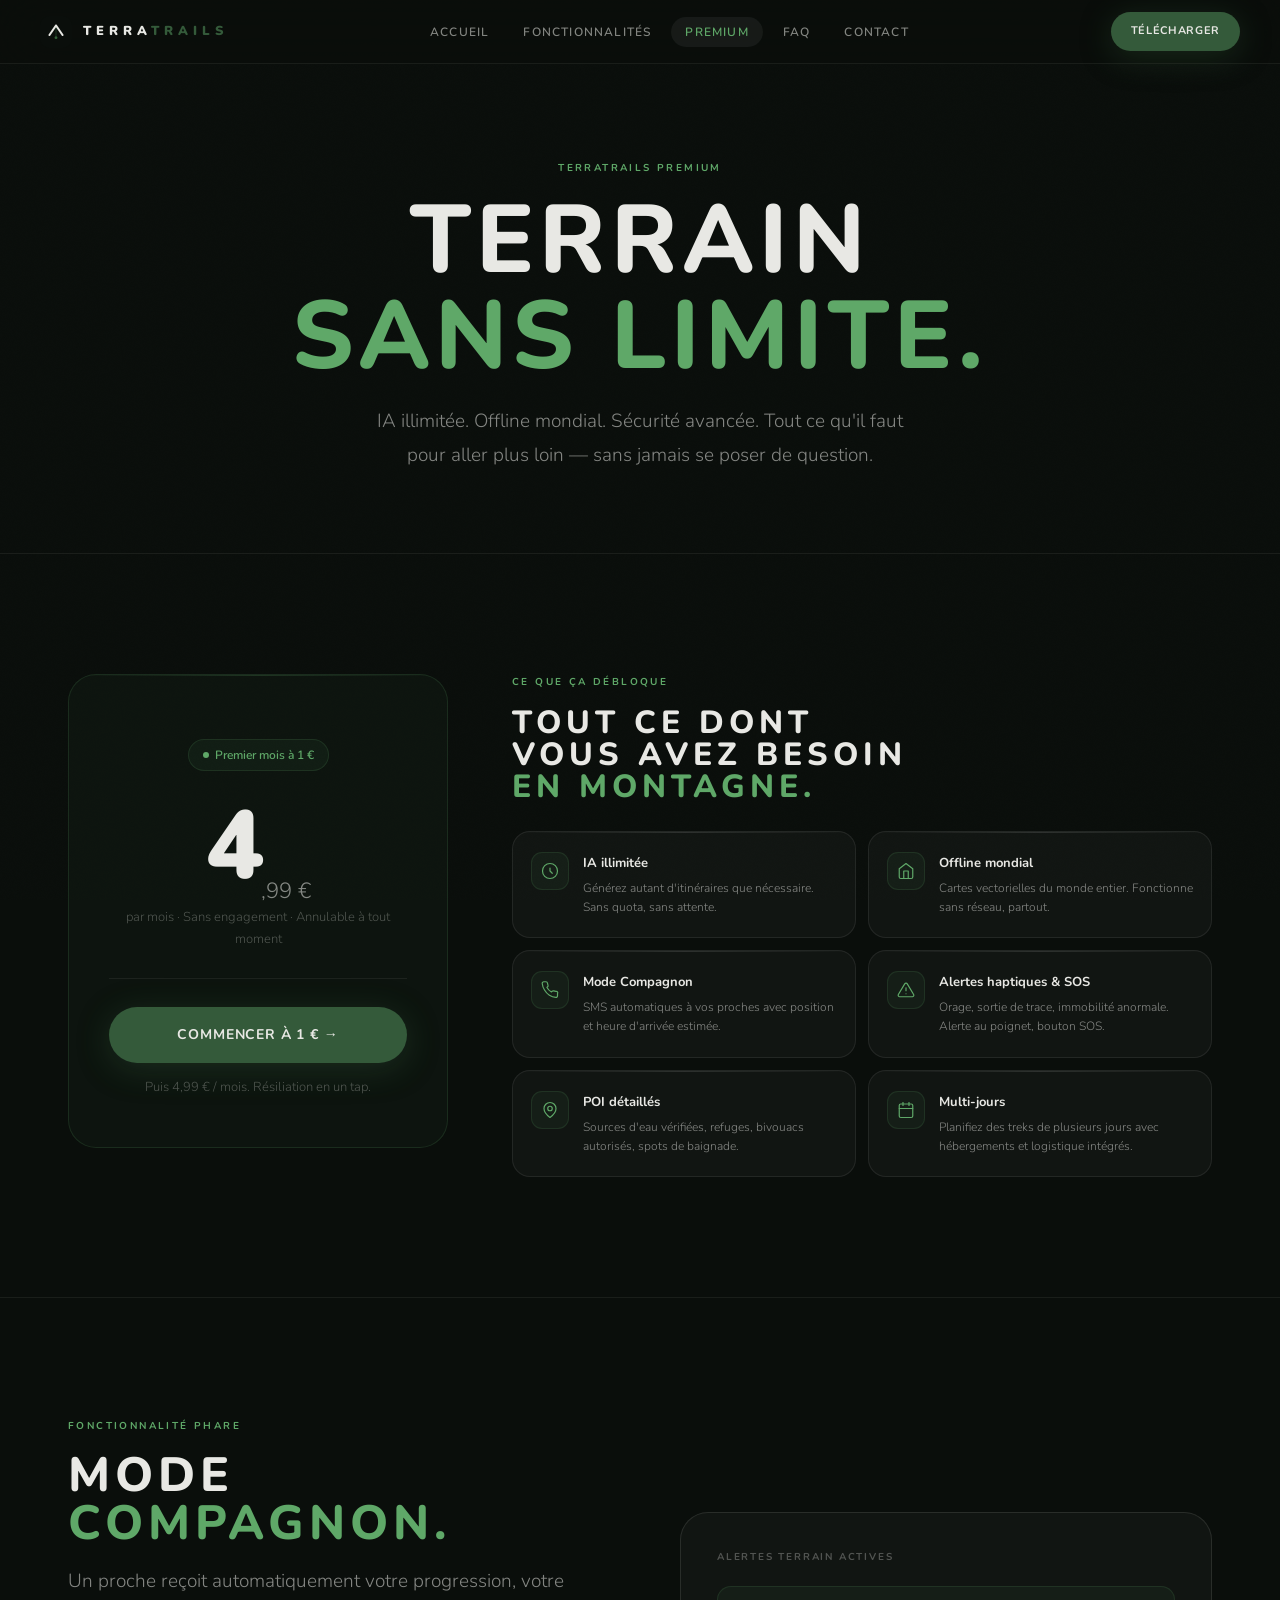
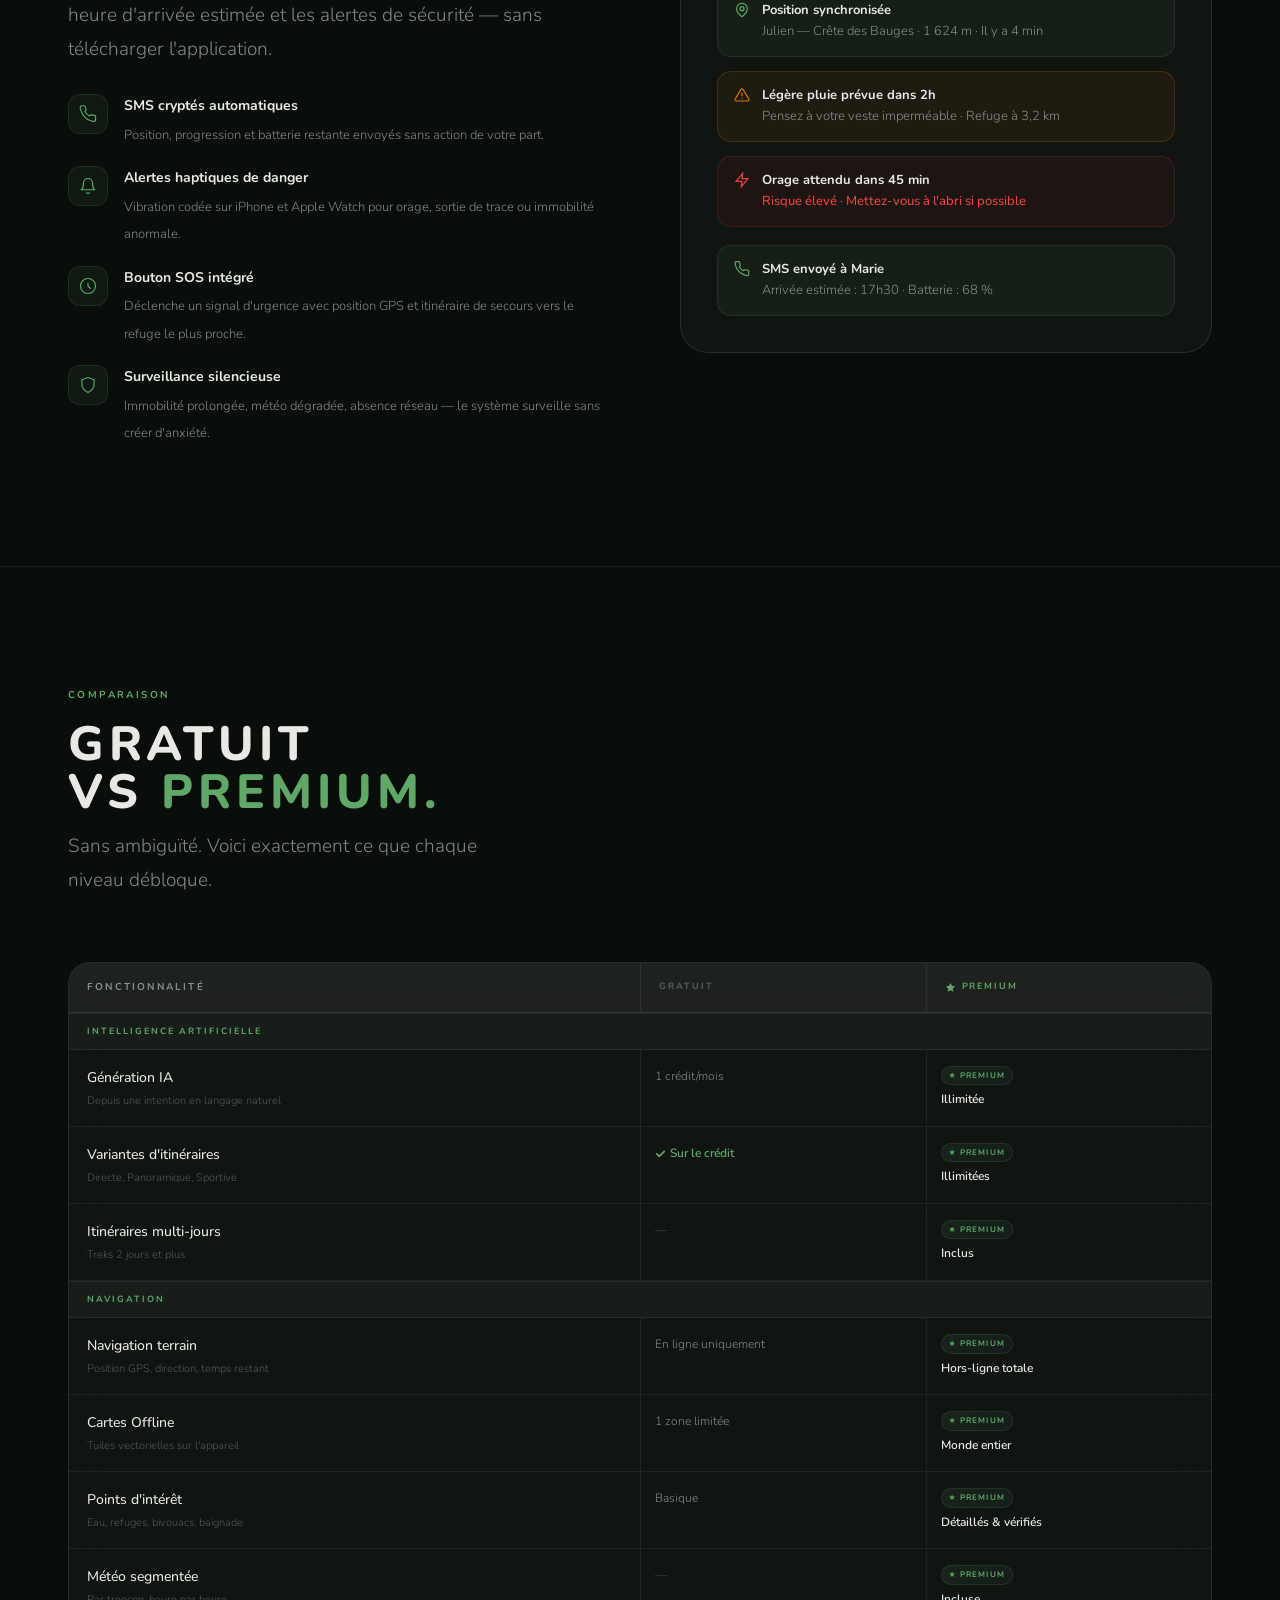
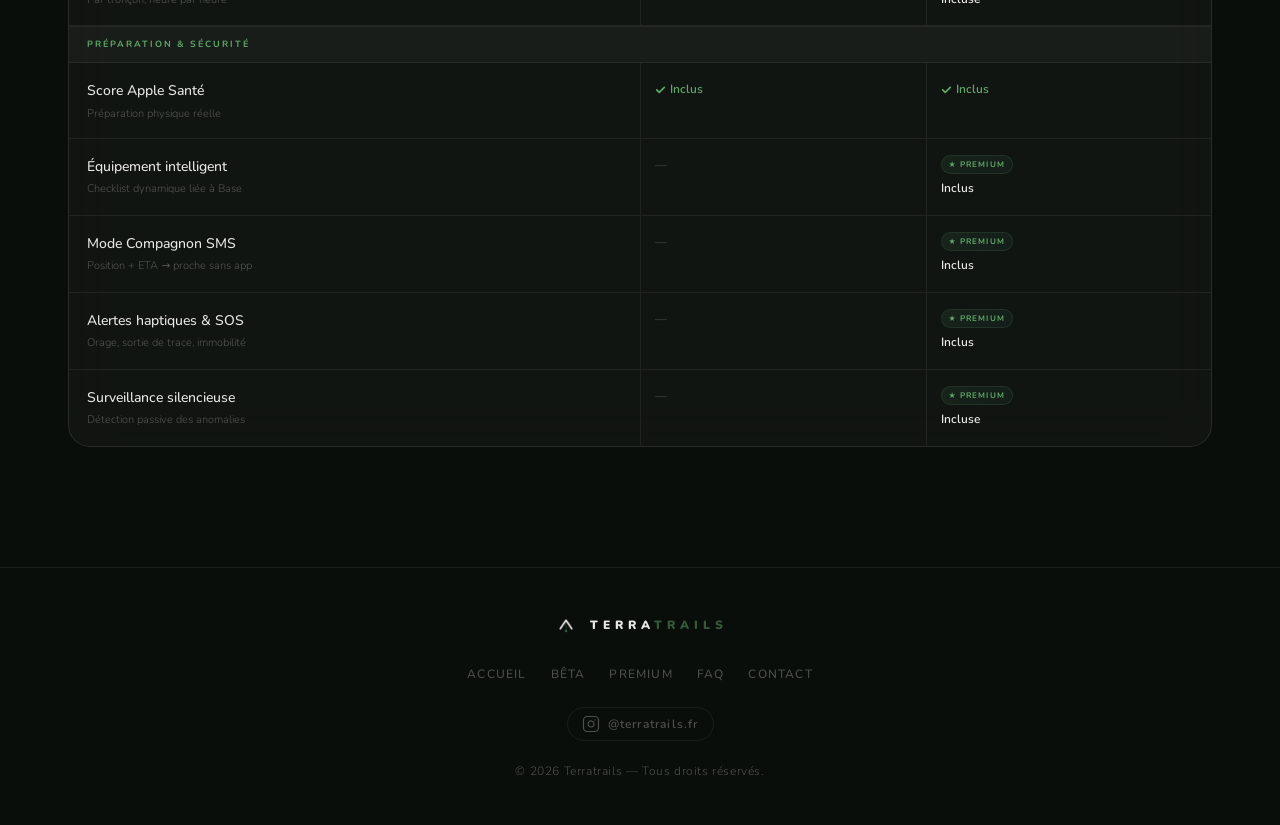
<file: premium.html>
<!DOCTYPE html>
<html lang="fr" data-theme="dark">
<head>
  <meta charset="UTF-8">
  <meta name="viewport" content="width=device-width, initial-scale=1.0">
  <meta name="description" content="Terratrails Premium — IA illimitée, hors-ligne mondial, Mode Compagnon SMS. 4,99 € / mois.">
  <title>Terratrails — Premium</title>
  <!-- Favicon -->
  <link rel="icon" href="icon_dark.png" type="image/png">
  <link rel="preconnect" href="https://fonts.googleapis.com">
  <link rel="preconnect" href="https://fonts.gstatic.com" crossorigin>
  <link href="https://fonts.googleapis.com/css2?family=Nunito:wght@300;400;500;700;800;900&display=swap" rel="stylesheet">
  <link rel="stylesheet" href="style.css">
  <style>
    /* ── Page hero ── */
    .prem-hero { padding: 96px 0 80px; text-align: center; }
    .prem-hero .display-xl { max-width: 900px; margin: 12px auto 0; }
    .prem-hero .body-lg { max-width: 560px; margin: 20px auto 0; }

    /* ── Price section ── */
    .price-section { padding: var(--section-py) 0; }
    .price-center { display: flex; flex-direction: column; align-items: center; }
    .price-card-wrap { width: 100%; max-width: 440px; }

    /* ── Companion section ── */
    .companion-visual {
      background: var(--bg2); border: 1px solid var(--bor2);
      border-radius: 28px; overflow: hidden; padding: 36px;
      display: flex; flex-direction: column; gap: 14px;
    }
    .alert-row {
      display: flex; align-items: flex-start; gap: 12px;
      padding: 14px 16px; border-radius: 14px;
      border: 1px solid; font-size: 13px; line-height: 1.5;
    }
    .alert-warn { background: rgba(217,119,6,.07); border-color: rgba(217,119,6,.2); }
    .alert-warn .alert-ico { color: #D97706; }
    .alert-crit { background: rgba(185,40,40,.07); border-color: rgba(185,40,40,.25); }
    .alert-crit .alert-ico { color: #ef4444; }
    .alert-ok   { background: var(--grn-bg); border-color: var(--grn-bor); }
    .alert-ok   .alert-ico { color: var(--grn-lit); }
    .alert-ico  { flex-shrink: 0; margin-top: 1px; }
    .alert-title { font-weight: 700; color: var(--txt); margin-bottom: 2px; }
    .alert-body  { color: var(--txt2); }



    .cmp-table .col-prem { font-weight: 600; }
    .cmp-table thead tr { background: none; }
    .cmp-table th.col-free { color: var(--txt3); }
    .cmp-table th.col-prem { color: var(--grn-lit); }
    .icon-check { display:inline-flex;align-items:center;color:var(--grn-lit) }
    .icon-dash  { display:inline-flex;align-items:center;color:var(--txt3) }

    /* ── CTA section ── */
    /* Price full grid */
    .price-full-grid {
      display: grid;
      grid-template-columns: 380px 1fr;
      gap: 64px; align-items: start;
    }
    @media(max-width:1000px) { .price-full-grid { grid-template-columns: 1fr; gap: 48px; } }
    .pfg-card { position: sticky; top: 88px; }
    .pfg-card .price-card { max-width: 100%; }
    .pf-feat-grid {
      display: grid; grid-template-columns: 1fr 1fr; gap: 12px;
    }
    @media(max-width:640px) { .pf-feat-grid { grid-template-columns: 1fr; } }
    .pf-feat {
      display: flex; align-items: flex-start; gap: 14px;
      padding: 20px 18px; border-radius: 18px;
      transition: border-color .2s, background .2s, transform .25s cubic-bezier(.22,1,.36,1);
    }
    .pf-feat:hover { transform: translateY(-3px); border-color: var(--bor-grn); }
    .pf-feat-ico {
      width: 38px; height: 38px; border-radius: 11px; flex-shrink: 0;
      background: var(--grn-bg); border: 1px solid var(--grn-bor);
      display: flex; align-items: center; justify-content: center;
    }
    .pf-feat-title { display: block; font-size: 13px; font-weight: 700; color: var(--txt); margin-bottom: 5px; }
    .pf-feat-desc  { font-size: 12px; font-weight: 300; color: var(--txt2); line-height: 1.6; }

    .final-cta { text-align: center; padding: var(--section-py) 0; }
    .final-cta .display-lg { margin-bottom: 28px; }
    
    
    
    
    
    

    /* ── Working comparison table ── */
    .cmp-wrap { border-radius:22px;overflow:hidden;border:1px solid var(--bor2);background:var(--card-bg);backdrop-filter:blur(20px);-webkit-backdrop-filter:blur(20px); }
    [data-theme="light"] .cmp-wrap { background:rgba(255,255,255,.72);box-shadow:0 4px 32px rgba(13,26,14,.07); }
    .cmp-thead { display:grid;grid-template-columns:2fr 1fr 1fr;background:var(--bg3);border-bottom:1px solid var(--bor2); }
    .cmp-th { padding:16px 18px;font-size:9px;font-weight:700;letter-spacing:.22em;text-transform:uppercase;color:var(--txt3);border-left:1px solid var(--bor); }
    .cmp-th:first-child { border-left:none;font-size:10px;color:var(--txt2); }
    .cmp-th.col-prem { color:#5FA868;display:flex;align-items:center;gap:6px; }
    .cmp-cat { padding:10px 18px;font-size:9px;font-weight:700;letter-spacing:.22em;text-transform:uppercase;color:var(--grn-lit);background:var(--bg2);border-top:1px solid var(--bor);border-bottom:1px solid var(--bor); }
    .cmp-row { display:grid;grid-template-columns:2fr 1fr 1fr;border-bottom:1px solid var(--bor);transition:background .15s; }
    .cmp-row:last-child { border-bottom:none; }
    .cmp-row:hover { background:var(--bg3); }
    .cmp-feat { padding:16px 18px;display:flex;flex-direction:column;gap:3px; }
    .cmp-feat-name { font-size:14px;font-weight:500;color:var(--txt); }
    .cmp-feat-desc { font-size:11px;font-weight:300;color:var(--txt3);line-height:1.4; }
    .cmp-cell { padding:16px 14px;border-left:1px solid var(--bor);display:flex;align-items:flex-start;flex-direction:column;gap:4px;font-size:12px;font-weight:300;color:var(--txt2); }
    .cval-yes  { font-size:12px;font-weight:600;color:#5FA868;display:flex;align-items:center;gap:4px; }
    .cval-lim  { font-size:12px;font-weight:300;color:var(--txt2); }
    .cval-no   { font-size:12px;color:var(--txt3); }
    .cval-prem { font-size:12px;font-weight:600;color:var(--txt); }
    .cval-sub  { font-size:11px;font-weight:300;color:var(--txt3);line-height:1.4; }
    .prem-pill { display:inline-flex;align-items:center;gap:3px;background:linear-gradient(135deg,rgba(52,90,58,.22),rgba(38,72,72,.16));border:1px solid var(--grn-bor);border-radius:100px;padding:2px 7px;font-size:8px;font-weight:700;letter-spacing:.14em;text-transform:uppercase;color:#5FA868;flex-shrink:0; }
    @media(max-width:700px){ .cmp-thead,.cmp-row { grid-template-columns:1fr 88px 88px; } .cmp-feat-desc { display:none; } }
    @media(max-width:420px){ .cmp-thead,.cmp-row { grid-template-columns:1fr 72px 72px; } .cmp-cell,.cmp-feat { padding:12px 8px; } .cmp-feat-name { font-size:13px; } }

  </style>
</head>
<body>

<!-- NAV -->
<nav class="nav">
  <div class="nav-inner">
    <a href="./" class="nav-logo">
            <img src="icon_dark.png"  class="logo-img logo-dark"  alt="Terratrails">
      <img src="icon_light.png" class="logo-img logo-light" alt="Terratrails">
      <div class="nav-logo-text"><span class="wm-terra">TERRA</span><span class="wm-trails">TRAILS</span></div>
    </a>
    <ul class="nav-links">
      <li><a href="./">Accueil</a></li>
      <li><a href="/features">Fonctionnalités</a></li>
      <li><a href="/premium" class="active">Premium</a></li>
      <li><a href="/faq">FAQ</a></li>
      <li><a href="/contact">Contact</a></li>
    </ul>
    <div class="nav-cta">
      <a href="/beta" class="btn btn-primary" style="font-size:11px;padding:10px 20px;">Télécharger</a>
      <button class="ham-btn" id="hamBtn" aria-label="Menu"><span class="ham-line"></span><span class="ham-line"></span></button>
    </div>
  </div>
</nav>
<div class="mob-overlay" id="mobMenu">
  <ul>
    <li><a href="./">Accueil</a></li>
    <li><a href="/premium" class="active">Premium</a></li>
    <li><a href="/faq">FAQ</a></li>
    <li><a href="/contact">Contact</a></li>
  </ul>
  <div class="mob-cta"><a href="/beta" class="btn btn-primary" style="width:100%;justify-content:center;">Télécharger</a></div>
</div>

<!-- HERO -->
<section class="prem-hero">
  <div class="wrap">
    <span class="eyebrow r">Terratrails Premium</span>
    <h1 class="display display-xl r d1">TERRAIN<br><span class="accent">SANS LIMITE.</span></h1>
    <p class="body-lg r d2">IA illimitée. Offline mondial. Sécurité avancée. Tout ce qu'il faut pour aller plus loin — sans jamais se poser de question.</p>
  </div>
</section>

<!-- PRICE -->
<section class="price-section">
  <div class="wrap">
    <div class="price-full-grid r">

      <!-- Left: pricing card -->
      <div class="pfg-card">
        <div class="price-card glass glass-green">
          <div class="price-badge">Premier mois à 1 €</div>
          <div class="price-amount">4<sub>,99 €</sub></div>
          <p class="price-period">par mois · Sans engagement · Annulable à tout moment</p>
          <hr style="border:none;border-top:1px solid var(--bor);margin:28px 0">
          <a href="/beta" class="btn btn-primary" style="width:100%;justify-content:center;font-size:14px;padding:16px">Commencer à 1 € →</a>
          <p class="body-sm" style="text-align:center;margin-top:14px">Puis 4,99 € / mois. Résiliation en un tap.</p>
        </div>
      </div>

      <!-- Right: feature highlights -->
      <div class="pfg-features r d1">
        <span class="eyebrow">Ce que ça débloque</span>
        <h3 class="display display-sm" style="margin-bottom:28px">Tout ce dont<br>vous avez besoin<br><span class="accent">en montagne.</span></h3>
        <div class="pf-feat-grid">

          <div class="pf-feat glass">
            <div class="pf-feat-ico">
              <svg width="18" height="18" fill="none" viewBox="0 0 24 24" stroke="var(--grn-lit)" stroke-width="1.6" stroke-linecap="round" stroke-linejoin="round"><circle cx="12" cy="12" r="10"/><path d="M12 8v4l3 3"/></svg>
            </div>
            <div>
              <strong class="pf-feat-title">IA illimitée</strong>
              <p class="pf-feat-desc">Générez autant d'itinéraires que nécessaire. Sans quota, sans attente.</p>
            </div>
          </div>

          <div class="pf-feat glass">
            <div class="pf-feat-ico">
              <svg width="18" height="18" fill="none" viewBox="0 0 24 24" stroke="var(--grn-lit)" stroke-width="1.6" stroke-linecap="round" stroke-linejoin="round"><path d="M3 9l9-7 9 7v11a2 2 0 0 1-2 2H5a2 2 0 0 1-2-2z"/><polyline points="9 22 9 12 15 12 15 22"/></svg>
            </div>
            <div>
              <strong class="pf-feat-title">Offline mondial</strong>
              <p class="pf-feat-desc">Cartes vectorielles du monde entier. Fonctionne sans réseau, partout.</p>
            </div>
          </div>

          <div class="pf-feat glass">
            <div class="pf-feat-ico">
              <svg width="18" height="18" fill="none" viewBox="0 0 24 24" stroke="var(--grn-lit)" stroke-width="1.6" stroke-linecap="round" stroke-linejoin="round"><path d="M22 16.92v3a2 2 0 0 1-2.18 2 19.79 19.79 0 0 1-8.63-3.07A19.5 19.5 0 0 1 4.69 12a19.79 19.79 0 0 1-3.07-8.67A2 2 0 0 1 3.61 1h3a2 2 0 0 1 2 1.72 12.84 12.84 0 0 0 .7 2.81 2 2 0 0 1-.45 2.11L7.91 8.6a16 16 0 0 0 6 6l.96-.96a2 2 0 0 1 2.11-.45 12.84 12.84 0 0 0 2.81.7A2 2 0 0 1 22 16.92z"/></svg>
            </div>
            <div>
              <strong class="pf-feat-title">Mode Compagnon</strong>
              <p class="pf-feat-desc">SMS automatiques à vos proches avec position et heure d'arrivée estimée.</p>
            </div>
          </div>

          <div class="pf-feat glass">
            <div class="pf-feat-ico">
              <svg width="18" height="18" fill="none" viewBox="0 0 24 24" stroke="var(--grn-lit)" stroke-width="1.6" stroke-linecap="round" stroke-linejoin="round"><path d="M10.29 3.86L1.82 18a2 2 0 0 0 1.71 3h16.94a2 2 0 0 0 1.71-3L13.71 3.86a2 2 0 0 0-3.42 0z"/><line x1="12" y1="9" x2="12" y2="13"/><line x1="12" y1="17" x2="12.01" y2="17"/></svg>
            </div>
            <div>
              <strong class="pf-feat-title">Alertes haptiques & SOS</strong>
              <p class="pf-feat-desc">Orage, sortie de trace, immobilité anormale. Alerte au poignet, bouton SOS.</p>
            </div>
          </div>

          <div class="pf-feat glass">
            <div class="pf-feat-ico">
              <svg width="18" height="18" fill="none" viewBox="0 0 24 24" stroke="var(--grn-lit)" stroke-width="1.6" stroke-linecap="round" stroke-linejoin="round"><path d="M20 10c0 6-8 12-8 12S4 16 4 10a8 8 0 0 1 16 0z"/><circle cx="12" cy="10" r="3"/></svg>
            </div>
            <div>
              <strong class="pf-feat-title">POI détaillés</strong>
              <p class="pf-feat-desc">Sources d'eau vérifiées, refuges, bivouacs autorisés, spots de baignade.</p>
            </div>
          </div>

          <div class="pf-feat glass">
            <div class="pf-feat-ico">
              <svg width="18" height="18" fill="none" viewBox="0 0 24 24" stroke="var(--grn-lit)" stroke-width="1.6" stroke-linecap="round" stroke-linejoin="round"><rect x="3" y="4" width="18" height="18" rx="2"/><line x1="16" y1="2" x2="16" y2="6"/><line x1="8" y1="2" x2="8" y2="6"/><line x1="3" y1="10" x2="21" y2="10"/></svg>
            </div>
            <div>
              <strong class="pf-feat-title">Multi-jours</strong>
              <p class="pf-feat-desc">Planifiez des treks de plusieurs jours avec hébergements et logistique intégrés.</p>
            </div>
          </div>

        </div>
      </div>

    </div>
  </div>
</section>

<!-- ══ FEATURE TABLE ══ -->


<!-- COMPANION -->
<section>
  <div class="wrap">
    <div class="companion-grid">
      <div class="r">
        <span class="eyebrow">Fonctionnalité phare</span>
        <h2 class="display display-md">Mode<br><span class="accent">Compagnon.</span></h2>
        <p class="body-lg" style="margin-top:18px">Un proche reçoit automatiquement votre progression, votre heure d'arrivée estimée et les alertes de sécurité — sans télécharger l'application.</p>
        <ul class="cmp-feat-list">
          <li class="cmp-feat-item r d1">
            <div class="cmp-feat-ico">
              <svg width="18" height="18" fill="none" viewBox="0 0 24 24" stroke="var(--grn-lit)" stroke-width="1.6" stroke-linecap="round" stroke-linejoin="round"><path d="M22 16.92v3a2 2 0 0 1-2.18 2 19.79 19.79 0 0 1-8.63-3.07A19.5 19.5 0 0 1 4.69 12a19.79 19.79 0 0 1-3.07-8.67A2 2 0 0 1 3.61 1h3a2 2 0 0 1 2 1.72c.127.96.361 1.903.7 2.81a2 2 0 0 1-.45 2.11L7.91 8.6a16 16 0 0 0 6 6l.96-.96a2 2 0 0 1 2.11-.45c.907.339 1.85.573 2.81.7A2 2 0 0 1 22 16.92z"/></svg>
            </div>
            <div class="cmp-feat-text">
              <strong>SMS cryptés automatiques</strong>
              <span>Position, progression et batterie restante envoyés sans action de votre part.</span>
            </div>
          </li>
          <li class="cmp-feat-item r d2">
            <div class="cmp-feat-ico">
              <svg width="18" height="18" fill="none" viewBox="0 0 24 24" stroke="var(--grn-lit)" stroke-width="1.6" stroke-linecap="round" stroke-linejoin="round"><path d="M18 8A6 6 0 0 0 6 8c0 7-3 9-3 9h18s-3-2-3-9"/><path d="M13.73 21a2 2 0 0 1-3.46 0"/></svg>
            </div>
            <div class="cmp-feat-text">
              <strong>Alertes haptiques de danger</strong>
              <span>Vibration codée sur iPhone et Apple Watch pour orage, sortie de trace ou immobilité anormale.</span>
            </div>
          </li>
          <li class="cmp-feat-item r d3">
            <div class="cmp-feat-ico">
              <svg width="18" height="18" fill="none" viewBox="0 0 24 24" stroke="var(--grn-lit)" stroke-width="1.6" stroke-linecap="round" stroke-linejoin="round"><circle cx="12" cy="12" r="10"/><path d="M12 8v4l3 3"/></svg>
            </div>
            <div class="cmp-feat-text">
              <strong>Bouton SOS intégré</strong>
              <span>Déclenche un signal d'urgence avec position GPS et itinéraire de secours vers le refuge le plus proche.</span>
            </div>
          </li>
          <li class="cmp-feat-item r d4">
            <div class="cmp-feat-ico">
              <svg width="18" height="18" fill="none" viewBox="0 0 24 24" stroke="var(--grn-lit)" stroke-width="1.6" stroke-linecap="round" stroke-linejoin="round"><path d="M12 22s8-4 8-10V5l-8-3-8 3v7c0 6 8 10 8 10z"/></svg>
            </div>
            <div class="cmp-feat-text">
              <strong>Surveillance silencieuse</strong>
              <span>Immobilité prolongée, météo dégradée, absence réseau — le système surveille sans créer d'anxiété.</span>
            </div>
          </li>
        </ul>
      </div>
      <div class="r d2">
        <div class="companion-visual">
          <div style="font-size:10px;font-weight:700;letter-spacing:.18em;text-transform:uppercase;color:var(--txt3);margin-bottom:6px">Alertes terrain actives</div>
          <div class="alert-row alert-ok">
            <div class="alert-ico">
              <svg width="16" height="16" fill="none" viewBox="0 0 24 24" stroke="currentColor" stroke-width="1.8" stroke-linecap="round"><path d="M20 10c0 6-8 12-8 12S4 16 4 10a8 8 0 0 1 16 0z"/><circle cx="12" cy="10" r="3"/></svg>
            </div>
            <div>
              <div class="alert-title">Position synchronisée</div>
              <div class="alert-body">Julien — Crête des Bauges · 1 624 m · Il y a 4 min</div>
            </div>
          </div>
          <div class="alert-row alert-warn">
            <div class="alert-ico">
              <svg width="16" height="16" fill="none" viewBox="0 0 24 24" stroke="currentColor" stroke-width="1.8" stroke-linecap="round"><path d="M10.29 3.86L1.82 18a2 2 0 0 0 1.71 3h16.94a2 2 0 0 0 1.71-3L13.71 3.86a2 2 0 0 0-3.42 0z"/><line x1="12" y1="9" x2="12" y2="13"/><line x1="12" y1="17" x2="12.01" y2="17"/></svg>
            </div>
            <div>
              <div class="alert-title">Légère pluie prévue dans 2h</div>
              <div class="alert-body">Pensez à votre veste imperméable · Refuge à 3,2 km</div>
            </div>
          </div>
          <div class="alert-row alert-crit">
            <div class="alert-ico">
              <svg width="16" height="16" fill="none" viewBox="0 0 24 24" stroke="currentColor" stroke-width="1.8" stroke-linecap="round"><polygon points="13 2 3 14 12 14 11 22 21 10 12 10 13 2"/></svg>
            </div>
            <div>
              <div class="alert-title">Orage attendu dans 45 min</div>
              <div class="alert-body" style="color:#ef4444;font-weight:500">Risque élevé · Mettez-vous à l'abri si possible</div>
            </div>
          </div>
          <div class="alert-row alert-ok" style="margin-top:4px">
            <div class="alert-ico">
              <svg width="16" height="16" fill="none" viewBox="0 0 24 24" stroke="currentColor" stroke-width="1.8" stroke-linecap="round"><path d="M22 16.92v3a2 2 0 0 1-2.18 2 19.79 19.79 0 0 1-8.63-3.07A19.5 19.5 0 0 1 4.69 12a19.79 19.79 0 0 1-3.07-8.67A2 2 0 0 1 3.61 1h3a2 2 0 0 1 2 1.72c.127.96.361 1.903.7 2.81a2 2 0 0 1-.45 2.11L7.91 8.6a16 16 0 0 0 6 6l.96-.96a2 2 0 0 1 2.11-.45c.907.339 1.85.573 2.81.7A2 2 0 0 1 22 16.92z"/></svg>
            </div>
            <div>
              <div class="alert-title">SMS envoyé à Marie</div>
              <div class="alert-body">Arrivée estimée : 17h30 · Batterie : 68 %</div>
            </div>
          </div>
        </div>
      </div>
    </div>
  </div>
</section>

<!-- COMPARISON TABLE -->
<section>
  <div class="wrap">
    <div class="sec-hd r">
      <span class="eyebrow">Comparaison</span>
      <h2 class="display display-md">Gratuit<br>vs <span class="accent">Premium.</span></h2>
      <p class="body-lg" style="max-width:440px;margin-top:14px">Sans ambiguïté. Voici exactement ce que chaque niveau débloque.</p>
    </div>
    <div class="cmp-wrap r d1">
      <div class="cmp-thead">
        <div class="cmp-th">Fonctionnalité</div>
        <div class="cmp-th">Gratuit</div>
        <div class="cmp-th col-prem"><svg width="11" height="11" viewBox="0 0 24 24" fill="#5FA868"><path d="M12 2l3.09 6.26L22 9.27l-5 4.87 1.18 6.88L12 17.77l-6.18 3.25L7 14.14 2 9.27l6.91-1.01L12 2z"/></svg>Premium</div>
      </div>
      <div class="cmp-cat">Intelligence artificielle</div>
      <div class="cmp-row">
        <div class="cmp-feat"><span class="cmp-feat-name">Génération IA</span><span class="cmp-feat-desc">Depuis une intention en langage naturel</span></div>
        <div class="cmp-cell"><span class="cval-lim">1 crédit/mois</span></div>
        <div class="cmp-cell"><span class="prem-pill">★ Premium</span><span class="cval-prem">Illimitée</span></div>
      </div>
      <div class="cmp-row">
        <div class="cmp-feat"><span class="cmp-feat-name">Variantes d'itinéraires</span><span class="cmp-feat-desc">Directe, Panoramique, Sportive</span></div>
        <div class="cmp-cell"><span class="cval-yes"><svg width="11" height="11" fill="none" viewBox="0 0 13 13" stroke="currentColor" stroke-width="2" stroke-linecap="round" stroke-linejoin="round"><path d="M2 7l3 3 6-6"/></svg>Sur le crédit</span></div>
        <div class="cmp-cell"><span class="prem-pill">★ Premium</span><span class="cval-prem">Illimitées</span></div>
      </div>
      <div class="cmp-row">
        <div class="cmp-feat"><span class="cmp-feat-name">Itinéraires multi-jours</span><span class="cmp-feat-desc">Treks 2 jours et plus</span></div>
        <div class="cmp-cell"><span class="cval-no">—</span></div>
        <div class="cmp-cell"><span class="prem-pill">★ Premium</span><span class="cval-prem">Inclus</span></div>
      </div>
      <div class="cmp-cat">Navigation</div>
      <div class="cmp-row">
        <div class="cmp-feat"><span class="cmp-feat-name">Navigation terrain</span><span class="cmp-feat-desc">Position GPS, direction, temps restant</span></div>
        <div class="cmp-cell"><span class="cval-lim">En ligne uniquement</span></div>
        <div class="cmp-cell"><span class="prem-pill">★ Premium</span><span class="cval-prem">Hors-ligne totale</span></div>
      </div>
      <div class="cmp-row">
        <div class="cmp-feat"><span class="cmp-feat-name">Cartes Offline</span><span class="cmp-feat-desc">Tuiles vectorielles sur l'appareil</span></div>
        <div class="cmp-cell"><span class="cval-lim">1 zone limitée</span></div>
        <div class="cmp-cell"><span class="prem-pill">★ Premium</span><span class="cval-prem">Monde entier</span></div>
      </div>
      <div class="cmp-row">
        <div class="cmp-feat"><span class="cmp-feat-name">Points d'intérêt</span><span class="cmp-feat-desc">Eau, refuges, bivouacs, baignade</span></div>
        <div class="cmp-cell"><span class="cval-lim">Basique</span></div>
        <div class="cmp-cell"><span class="prem-pill">★ Premium</span><span class="cval-prem">Détaillés & vérifiés</span></div>
      </div>
      <div class="cmp-row">
        <div class="cmp-feat"><span class="cmp-feat-name">Météo segmentée</span><span class="cmp-feat-desc">Par tronçon, heure par heure</span></div>
        <div class="cmp-cell"><span class="cval-no">—</span></div>
        <div class="cmp-cell"><span class="prem-pill">★ Premium</span><span class="cval-prem">Incluse</span></div>
      </div>
      <div class="cmp-cat">Préparation & Sécurité</div>
      <div class="cmp-row">
        <div class="cmp-feat"><span class="cmp-feat-name">Score Apple Santé</span><span class="cmp-feat-desc">Préparation physique réelle</span></div>
        <div class="cmp-cell"><span class="cval-yes"><svg width="11" height="11" fill="none" viewBox="0 0 13 13" stroke="currentColor" stroke-width="2" stroke-linecap="round" stroke-linejoin="round"><path d="M2 7l3 3 6-6"/></svg>Inclus</span></div>
        <div class="cmp-cell"><span class="cval-yes"><svg width="11" height="11" fill="none" viewBox="0 0 13 13" stroke="currentColor" stroke-width="2" stroke-linecap="round" stroke-linejoin="round"><path d="M2 7l3 3 6-6"/></svg>Inclus</span></div>
      </div>
      <div class="cmp-row">
        <div class="cmp-feat"><span class="cmp-feat-name">Équipement intelligent</span><span class="cmp-feat-desc">Checklist dynamique liée à Base</span></div>
        <div class="cmp-cell"><span class="cval-no">—</span></div>
        <div class="cmp-cell"><span class="prem-pill">★ Premium</span><span class="cval-prem">Inclus</span></div>
      </div>
      <div class="cmp-row">
        <div class="cmp-feat"><span class="cmp-feat-name">Mode Compagnon SMS</span><span class="cmp-feat-desc">Position + ETA → proche sans app</span></div>
        <div class="cmp-cell"><span class="cval-no">—</span></div>
        <div class="cmp-cell"><span class="prem-pill">★ Premium</span><span class="cval-prem">Inclus</span></div>
      </div>
      <div class="cmp-row">
        <div class="cmp-feat"><span class="cmp-feat-name">Alertes haptiques & SOS</span><span class="cmp-feat-desc">Orage, sortie de trace, immobilité</span></div>
        <div class="cmp-cell"><span class="cval-no">—</span></div>
        <div class="cmp-cell"><span class="prem-pill">★ Premium</span><span class="cval-prem">Inclus</span></div>
      </div>
      <div class="cmp-row">
        <div class="cmp-feat"><span class="cmp-feat-name">Surveillance silencieuse</span><span class="cmp-feat-desc">Détection passive des anomalies</span></div>
        <div class="cmp-cell"><span class="cval-no">—</span></div>
        <div class="cmp-cell"><span class="prem-pill">★ Premium</span><span class="cval-prem">Incluse</span></div>
      </div>
    </div>
  </div>
</section>







<!-- FOOTER -->
<footer class="footer">
  <div class="footer-inner">
    <div class="footer-logo">
            <img src="icon_dark.png"  class="logo-img logo-dark"  alt="Terratrails" style="width:28px;height:28px;border-radius:8px">
      <img src="icon_light.png" class="logo-img logo-light" alt="Terratrails" style="width:28px;height:28px;border-radius:8px">
      <span style="font-family:'Nunito',sans-serif;font-weight:900;font-size:12px;letter-spacing:5px;text-transform:uppercase;color:unset"><span class="wm-terra">TERRA</span><span class="wm-trails">TRAILS</span></span>
    </div>
    <ul class="footer-links">
      <li><a href="./">Accueil</a></li>
      <li><a href="/beta">Bêta</a></li>
      <li><a href="/premium" class="active">Premium</a></li>
      <li><a href="/faq">FAQ</a></li>
      <li><a href="/contact">Contact</a></li>
    </ul>
    <a href="https://www.instagram.com/terratrails.fr/" target="_blank" rel="noopener" class="footer-instagram" aria-label="Instagram Terratrails">
      <svg width="18" height="18" fill="none" viewBox="0 0 24 24" stroke="currentColor" stroke-width="1.6" stroke-linecap="round" stroke-linejoin="round"><rect x="2" y="2" width="20" height="20" rx="5" ry="5"/><path d="M16 11.37A4 4 0 1 1 12.63 8 4 4 0 0 1 16 11.37z"/><line x1="17.5" y1="6.5" x2="17.51" y2="6.5"/></svg>
      @terratrails.fr
    </a>
    <p class="footer-copy">© 2026 Terratrails — Tous droits réservés.</p>
  </div>
</footer>

<script>
  // Theme
  const root = document.documentElement;
  const toggle = document.getElementById('themeToggle');
  root.setAttribute('data-theme', localStorage.getItem('tt-theme') || 'dark');
  toggle.addEventListener('click', () => {
    const next = root.getAttribute('data-theme') === 'dark' ? 'light' : 'dark';
    root.setAttribute('data-theme', next);
    localStorage.setItem('tt-theme', next);
  });
  // Mobile menu
  const root = document.documentElement;
  const toggle = document.getElementById('themeToggle');
  root.setAttribute('data-theme', localStorage.getItem('tt-theme') || 'dark');
  toggle.addEventListener('click', () => {
    const next = root.getAttribute('data-theme') === 'dark' ? 'light' : 'dark';
    root.setAttribute('data-theme', next);
    localStorage.setItem('tt-theme', next);
  });
  const hamBtn = document.getElementById('hamBtn');
  const mobMenu = document.getElementById('mobMenu');
  hamBtn.addEventListener('click', () => { const o = mobMenu.classList.toggle('open'); hamBtn.setAttribute('aria-expanded', o); });
</script>
</body>
</html>
</file>
<file: style.css>
/* ═══════════════════════════════════════════════════════
   TERRATRAILS — Global Stylesheet
   iOS 2026 / Liquid Glass · Dark + Light
   ═══════════════════════════════════════════════════════ */

@import url('https://fonts.googleapis.com/css2?family=Nunito:wght@300;400;500;700;800;900&display=swap');

/* ── Reset ── */
*,*::before,*::after{box-sizing:border-box;margin:0;padding:0}
html{scroll-behavior:smooth;-webkit-text-size-adjust:100%}

/* ── Dark theme (default) ── */
:root {
  --bg:         #0A0E0B;
  --bg2:        rgba(232,232,228,.03);
  --bg3:        rgba(232,232,228,.06);
  --bor:        rgba(232,232,228,.07);
  --bor2:       rgba(232,232,228,.11);
  --bor-grn:    rgba(52,90,58,.5);
  --txt:        #E8E8E4;
  --txt2:       rgba(232,232,228,.55);
  --txt3:       rgba(232,232,228,.30);
  --grn:        #345A3A;
  --grn2:       #264848;
  --grn-lit:    #5FA868;
  --grn-bg:     rgba(52,90,58,.14);
  --grn-bor:    rgba(52,90,58,.35);
  --shadow:     rgba(0,0,0,.55);
  --nav-bg:     rgba(10,14,11,.80);
  --mob-bg:     rgba(10,14,11,.97);
  --card-bg:    rgba(255,255,255,.03);
  --card-bor:   rgba(255,255,255,.08);
  --noise-op:   .38;
  --radius:     28px;
  --radius-sm:  16px;
  --w:          1200px;
  --section-py: 120px;
}

/* ── Light theme ── */
[data-theme="light"] {
  --bg:         #F0F3F0;
  --bg2:        rgba(255,255,255,.78);
  --bg3:        rgba(255,255,255,.92);
  --bor:        rgba(13,26,14,.10);
  --bor2:       rgba(13,26,14,.15);
  --bor-grn:    rgba(30,100,50,.28);
  --txt:        #0A0E0B;
  --txt2:       #3A4A3C;
  --txt3:       #6B7B6C;
  --grn:        #1E5C28;
  --grn2:       #1A4040;
  --grn-lit:    #1A6624;
  --grn-bg:     rgba(30,124,48,.09);
  --grn-bor:    rgba(30,124,48,.22);
  --shadow:     rgba(13,26,14,.10);
  --nav-bg:     rgba(245,248,245,.92);
  --mob-bg:     rgba(241,244,241,.98);
  --card-bg:    rgba(255,255,255,.72);
  --card-bor:   rgba(255,255,255,.95);
  --noise-op:   .08;
}

/* ── Body ── */
body {
  background: var(--bg);
  color: var(--txt);
  font-family: 'Nunito', system-ui, sans-serif;
  font-weight: 300; line-height: 1.7;
  min-height: 100vh; overflow-x: hidden;
  transition: background .3s, color .3s;
}
body::before {
  content: ''; position: fixed; inset: 0;
  background-image: url("data:image/svg+xml,%3Csvg viewBox='0 0 256 256' xmlns='http://www.w3.org/2000/svg'%3E%3Cfilter id='n'%3E%3CfeTurbulence type='fractalNoise' baseFrequency='0.9' numOctaves='4' stitchTiles='stitch'/%3E%3C/filter%3E%3Crect width='100%25' height='100%25' filter='url(%23n)' opacity='0.03'/%3E%3C/svg%3E");
  background-size: 180px; pointer-events: none; z-index: 0;
  opacity: var(--noise-op); transition: opacity .3s;
}
[data-theme="light"] body::after {
  content: ''; position: fixed; inset: 0; z-index: 0; pointer-events: none;
  background:
    radial-gradient(ellipse 80% 60% at 15% 10%,  rgba(30,124,48,.06) 0%, transparent 60%),
    radial-gradient(ellipse 60% 50% at 85% 90%,  rgba(26,64,64,.05)  0%, transparent 60%);
}

/* ── Layout ── */
.wrap  { max-width: var(--w); margin: 0 auto; padding: 0 28px; position: relative; z-index: 1; }
section { padding: var(--section-py) 0; position: relative; }
section + section { border-top: 1px solid var(--bor); }

/* ── Typography ── */
.display {
  font-family: 'Nunito', sans-serif; font-weight: 800;
  text-transform: uppercase; letter-spacing: 5px;
  line-height: 1.0; color: var(--txt);
}
.display-xl  { font-size: clamp(48px, 8vw, 96px); }
.display-lg  { font-size: clamp(38px, 5.5vw, 68px); }
.display-md  { font-size: clamp(28px, 3.8vw, 48px); }
.display-sm  { font-size: clamp(20px, 2.8vw, 32px); }
.display .accent { color: var(--grn-lit); }

.eyebrow {
  font-size: 10px; font-weight: 700; letter-spacing: .24em; text-transform: uppercase;
  color: var(--grn-lit); margin-bottom: 16px; display: block;
}
.body-lg { font-size: clamp(16px, 2vw, 19px); font-weight: 300; color: var(--txt2); line-height: 1.78; }
.body-md { font-size: 15px; font-weight: 300; color: var(--txt2); line-height: 1.72; }
.body-sm { font-size: 13px; font-weight: 300; color: var(--txt3); line-height: 1.65; }

/* ── Glass card ── */
.glass {
  background: var(--card-bg);
  border: 1px solid var(--card-bor);
  border-radius: var(--radius);
  backdrop-filter: blur(20px); -webkit-backdrop-filter: blur(20px);
  position: relative; overflow: hidden;
  transition: background .3s, border-color .3s, box-shadow .3s;
}
.glass::before {
  content: ''; position: absolute; top: 0; left: 0; right: 0; height: 1px;
  background: linear-gradient(90deg, transparent, rgba(255,255,255,.12), transparent);
  pointer-events: none;
}
[data-theme="light"] .glass {
  box-shadow: 0 4px 32px rgba(13,26,14,.07), 0 1px 4px rgba(13,26,14,.04);
}
[data-theme="light"] .glass::before {
  background: linear-gradient(90deg, transparent, rgba(255,255,255,.9), transparent);
}
.glass-bright { background: rgba(255,255,255,.055); border-color: rgba(255,255,255,.14); }
[data-theme="light"] .glass-bright { background: rgba(255,255,255,.82); border-color: rgba(255,255,255,.95); box-shadow: 0 4px 24px rgba(13,26,14,.07); }
.glass-green  { background: rgba(52,90,58,.09); border-color: var(--grn-bor); }
[data-theme="light"] .glass-green { background: rgba(30,124,48,.06); border-color: rgba(30,124,48,.2); box-shadow: 0 4px 32px rgba(30,124,48,.08); }
.glass-green::before { background: linear-gradient(90deg, transparent, rgba(95,168,104,.22), transparent); }

/* ── Buttons ── */
.btn {
  display: inline-flex; align-items: center; gap: 9px;
  padding: 14px 28px; border-radius: 100px;
  font-family: 'Nunito', sans-serif; font-size: 14px; font-weight: 700;
  letter-spacing: .06em; text-decoration: none; text-transform: uppercase;
  cursor: pointer; border: none; outline: none; white-space: nowrap;
  transition: transform .25s cubic-bezier(.22,1,.36,1), box-shadow .25s, background .2s;
}
.btn:hover  { transform: translateY(-2px); }
.btn:active { transform: scale(.97); }
.btn-primary {
  background: var(--grn); color: #E8E8E4;
  box-shadow: 0 6px 32px rgba(52,90,58,.35);
}
.btn-primary:hover { background: #3d6b44; box-shadow: 0 12px 48px rgba(52,90,58,.45); }
[data-theme="light"] .btn-primary { color: #fff; background: var(--grn); }
[data-theme="light"] .btn-primary:hover { background: #276030; }
.btn-outline {
  background: transparent; color: var(--txt2); border: 1px solid var(--bor2);
}
.btn-outline:hover { border-color: var(--bor-grn); color: var(--txt); background: var(--bg3); }
.btn-ghost { background: transparent; color: var(--grn-lit); padding-left: 0; padding-right: 0; gap: 8px; }
.btn-ghost:hover { gap: 14px; transform: none; }

/* ── Nav ── */
.nav {
  position: sticky; top: 0; z-index: 100;
  padding: 0 28px; height: 64px;
  display: flex; align-items: center;
  background: var(--nav-bg);
  border-bottom: 1px solid var(--bor);
  backdrop-filter: blur(28px); -webkit-backdrop-filter: blur(28px);
  transition: background .3s, border-color .3s;
}
[data-theme="light"] .nav { box-shadow: 0 1px 24px rgba(13,26,14,.06); }
.nav-inner { max-width: var(--w); width: 100%; margin: 0 auto; display: flex; align-items: center; justify-content: space-between; }
.nav-logo  { display: flex; align-items: center; gap: 11px; text-decoration: none; }
.nav-logo-text {
  font-family: 'Nunito', sans-serif; font-weight: 900;
  font-size: 13px; letter-spacing: 5px; text-transform: uppercase;
  line-height: 1; transition: color .3s;
}
.nav-links { display: flex; align-items: center; gap: 6px; list-style: none; }
.nav-links a {
  font-size: 12px; font-weight: 600; letter-spacing: .1em; text-transform: uppercase;
  color: var(--txt2); text-decoration: none; padding: 7px 14px; border-radius: 100px;
  transition: color .2s, background .2s;
}
.nav-links a:hover  { color: var(--txt); background: var(--bg3); }
.nav-links a.active { color: var(--grn-lit); background: var(--bg3); }
.nav-cta { display: flex; align-items: center; gap: 8px; }

/* ── Theme toggle ── */
.theme-toggle {
  width: 36px; height: 36px; border-radius: 10px;
  background: var(--bg3); border: 1px solid var(--bor2);
  display: flex; align-items: center; justify-content: center;
  cursor: pointer; flex-shrink: 0;
  transition: background .2s, border-color .2s, transform .25s cubic-bezier(.22,1,.36,1);
}
.theme-toggle:hover { border-color: var(--bor-grn); transform: rotate(15deg); }
.theme-toggle .icon-moon { display: block; }
.theme-toggle .icon-sun  { display: none;  }
[data-theme="light"] .theme-toggle .icon-moon { display: none; }
[data-theme="light"] .theme-toggle .icon-sun  { display: block; }

/* ── Ham / mobile ── */
.ham-btn {
  display: none; background: none; border: 1px solid var(--bor2); border-radius: 10px;
  width: 38px; height: 38px; cursor: pointer; flex-direction: column;
  align-items: center; justify-content: center; gap: 5px;
  transition: background .2s, border-color .2s;
}
.ham-btn:hover { background: var(--bg3); border-color: var(--bor-grn); }
.ham-line { width: 16px; height: 1.5px; background: var(--txt2); border-radius: 2px; }
.mob-overlay {
  display: none; position: fixed; inset: 64px 0 0 0; z-index: 99;
  background: var(--mob-bg);
  backdrop-filter: blur(28px); -webkit-backdrop-filter: blur(28px);
  border-top: 1px solid var(--bor);
  flex-direction: column; padding: 32px 28px;
  transition: background .3s;
}
.mob-overlay.open { display: flex; }
.mob-overlay ul { list-style: none; display: flex; flex-direction: column; gap: 4px; }
.mob-overlay a {
  display: block; font-size: 14px; font-weight: 700; letter-spacing: .12em;
  text-transform: uppercase; color: var(--txt2); text-decoration: none;
  padding: 14px 0; border-bottom: 1px solid var(--bor); transition: color .2s;
}
.mob-overlay a:hover, .mob-overlay a.active { color: var(--grn-lit); }
.mob-cta { margin-top: 28px; }

/* ── Logo images ── */
.logo-img   { width: 32px; height: 32px; border-radius: 9px; flex-shrink: 0; display: block; }
.logo-dark  { display: block; }
.logo-light { display: none;  }
[data-theme="light"] .logo-dark  { display: none;  }
[data-theme="light"] .logo-light { display: block; }
.footer-logo .logo-img { width: 28px; height: 28px; }

/* ── Wordmark brand colors ── */
.wm-terra  { color: #E8E8E4 !important; }
.wm-trails { color: #345A3A !important; }
[data-theme="light"] .wm-terra  { color: #0A0E0B !important; }
[data-theme="light"] .wm-trails { color: #1E5C28 !important; }
.nav-logo-text span { color: inherit; display: inline; }

/* ── Animations ── */
@keyframes fadeUp   { from{opacity:0;transform:translateY(20px)} to{opacity:1;transform:none} }
@keyframes pulseGrn { 0%,100%{box-shadow:0 0 0 0 rgba(52,90,58,.5)} 50%{box-shadow:0 0 0 10px rgba(52,90,58,0)} }
@keyframes float    { 0%,100%{transform:translateY(0)} 50%{transform:translateY(-8px)} }
.r   { animation: fadeUp .6s cubic-bezier(.22,1,.36,1) both; }
.d1  { animation-delay: .08s; }
.d2  { animation-delay: .16s; }
.d3  { animation-delay: .24s; }
.d4  { animation-delay: .32s; }
.d5  { animation-delay: .40s; }

/* ══════════════════════════════════════════
   SYSTEM SECTION — Floating phone images
   Apple Fitness+ style, zero frame/card
══════════════════════════════════════════ */
.sysrow {
  display: grid;
  grid-template-columns: 1fr 1fr;
  gap: 80px; align-items: center;
  padding: 88px 0;
  border-bottom: 1px solid var(--bor);
  position: relative;
}
.sysrow:last-child { border-bottom: none; }
.sysrow.flip .sysrow-img  { order: -1; }
.sysrow.flip .sysrow-text { order:  1; }
.sysrow-img {
  display: flex; align-items: center; justify-content: center;
}
.sysrow-img img {
  max-width: 100%; max-height: 620px;
  width: auto; height: auto;
  object-fit: contain;
  background: transparent; border: none;
  box-shadow: none; filter: none; display: block;
  transition: transform .55s cubic-bezier(.22,1,.36,1);
}
.sysrow:hover .sysrow-img img { transform: translateY(-6px) scale(1.015); }
.sysrow-text { display: flex; flex-direction: column; justify-content: center; }
.sysrow-eyebrow {
  font-size: 9px; font-weight: 700; letter-spacing: .28em; text-transform: uppercase;
  color: var(--grn-lit); margin-bottom: 14px; display: block;
}
.sysrow-title {
  font-family: 'Nunito', sans-serif; font-weight: 800;
  text-transform: uppercase; letter-spacing: 5px;
  font-size: clamp(26px, 3.2vw, 44px);
  color: var(--txt); margin-bottom: 18px; line-height: 1.0;
}
.sysrow-body {
  font-size: clamp(14px, 1.6vw, 16px); font-weight: 300;
  color: var(--txt2); line-height: 1.85;
  margin-bottom: 28px; padding-bottom: 28px; border-bottom: 1px solid var(--bor);
  max-width: 460px;
}
.sysrow-list { list-style: none; display: flex; flex-direction: column; gap: 14px; }
.sysrow-list li {
  display: flex; align-items: flex-start; gap: 12px;
  font-size: 15px; font-weight: 300; color: var(--txt2); line-height: 1.55;
}
.sysrow-list li svg { flex-shrink: 0; color: var(--grn-lit); margin-top: 2px; }
.sysrow-manifesto-link {
  display: inline-flex; align-items: center; gap: 6px;
  margin-top: 22px; font-size: 13px; font-weight: 500;
  color: var(--grn-lit); text-decoration: none; transition: gap .2s;
}
.sysrow-manifesto-link:hover { gap: 10px; }

/* ── Glass cards ── */
.feat-card {
  padding: 36px 30px 30px; display: flex; flex-direction: column;
  transition: transform .3s cubic-bezier(.22,1,.36,1), box-shadow .3s, border-color .3s;
}
.feat-card:hover { transform: translateY(-5px); border-color: var(--bor-grn); box-shadow: 0 24px 64px var(--shadow); }
.fc-icon { width:46px;height:46px;border-radius:14px;background:var(--grn-bg);border:1px solid var(--grn-bor);display:flex;align-items:center;justify-content:center;margin-bottom:24px;flex-shrink:0; }
.fc-label { font-size:9px;font-weight:700;letter-spacing:.22em;text-transform:uppercase;color:var(--grn-lit);margin-bottom:10px;display:block; }
.fc-title { font-family:'Nunito',sans-serif;font-weight:800;text-transform:uppercase;letter-spacing:5px;font-size:clamp(22px,3vw,30px);color:var(--txt);margin-bottom:14px;line-height:1.0; }
.fc-tagline { font-size:14px;font-weight:300;color:var(--txt2);line-height:1.78;margin-bottom:24px;flex:1;padding-bottom:24px;border-bottom:1px solid var(--bor); }
.fc-list { list-style:none;display:flex;flex-direction:column;gap:11px; }
.fc-list li { display:flex;align-items:flex-start;gap:10px;font-size:13px;font-weight:300;color:var(--txt2);line-height:1.52; }
.fc-list li svg { flex-shrink:0;color:var(--grn-lit);margin-top:2px; }

/* ── Companion grid ── */
.companion-grid { display:grid;grid-template-columns:1fr 1fr;gap:80px;align-items:center; }
@media(max-width:860px) { .companion-grid { grid-template-columns:1fr;gap:48px; } }
.cmp-feat-list { list-style:none;display:flex;flex-direction:column;gap:18px;margin-top:28px; }
.cmp-feat-item { display:flex;align-items:flex-start;gap:16px; }
.cmp-feat-ico { width:40px;height:40px;border-radius:12px;background:var(--grn-bg);border:1px solid var(--grn-bor);display:flex;align-items:center;justify-content:center;flex-shrink:0; }
.cmp-feat-text strong { display:block;font-size:14px;font-weight:700;color:var(--txt);margin-bottom:3px; }
.cmp-feat-text span   { font-size:13px;font-weight:300;color:var(--txt2);line-height:1.6; }

/* ── Alert rows (premium companion) ── */
.alert-row { display:flex;align-items:flex-start;gap:12px;padding:14px 16px;border-radius:14px;border:1px solid;font-size:13px;line-height:1.5; }
.alert-warn { background:rgba(217,119,6,.07);border-color:rgba(217,119,6,.2); }
.alert-warn .alert-ico { color:#D97706; }
.alert-crit { background:rgba(185,40,40,.07);border-color:rgba(185,40,40,.25); }
.alert-crit .alert-ico { color:#ef4444; }
.alert-ok   { background:var(--grn-bg);border-color:var(--grn-bor); }
.alert-ok   .alert-ico { color:var(--grn-lit); }
.alert-ico  { flex-shrink:0;margin-top:1px; }
.alert-title { font-weight:700;color:var(--txt);margin-bottom:2px; }
.alert-body  { color:var(--txt2); }

/* ── Pricing card ── */
.price-card { padding:48px 40px;text-align:center;max-width:440px; }
.price-amount { font-family:'Nunito',sans-serif;font-weight:900;font-size:clamp(64px,10vw,96px);letter-spacing:-3px;color:var(--txt);line-height:1; }
.price-amount sub { font-size:22px;letter-spacing:0;color:var(--txt2);font-weight:300; }
.price-period { font-size:13px;font-weight:300;color:var(--txt3);margin-top:4px; }
.price-badge { display:inline-flex;align-items:center;gap:6px;background:var(--grn-bg);border:1px solid var(--grn-bor);border-radius:100px;padding:5px 14px;font-size:12px;font-weight:600;color:var(--grn-lit);margin:16px 0 28px; }
.price-badge::before { content:'';width:6px;height:6px;border-radius:50%;background:var(--grn-lit);animation:pulseGrn 2s infinite; }

/* ── FAQ ── */
.faq-item { border-bottom:1px solid var(--bor);overflow:hidden; }
.faq-q { display:flex;align-items:center;justify-content:space-between;gap:16px;width:100%;background:none;border:none;cursor:pointer;padding:22px 0;text-align:left;font-family:'Nunito',sans-serif;font-size:15px;font-weight:600;color:var(--txt);line-height:1.5;transition:color .2s; }
.faq-q:hover { color:var(--grn-lit); }
.faq-icon { width:28px;height:28px;border-radius:8px;background:var(--bg3);border:1px solid var(--bor2);display:flex;align-items:center;justify-content:center;flex-shrink:0;transition:background .2s,border-color .2s,transform .3s; }
.faq-item.open .faq-icon { background:var(--grn-bg);border-color:var(--grn-bor);transform:rotate(45deg); }
.faq-a { max-height:0;overflow:hidden;font-size:14px;font-weight:300;color:var(--txt2);line-height:1.78;transition:max-height .4s cubic-bezier(.22,1,.36,1),padding .3s;padding-bottom:0; }
.faq-item.open .faq-a { max-height:400px;padding-bottom:22px; }

/* ── Forms ── */
.form-group { display:flex;flex-direction:column;gap:6px; }
.form-label { font-size:11px;font-weight:700;letter-spacing:.15em;text-transform:uppercase;color:var(--txt3); }
.form-input,.form-textarea,.form-select {
  background:var(--bg2);border:1px solid var(--bor2);border-radius:var(--radius-sm);
  color:var(--txt);font-family:'Nunito',sans-serif;font-size:15px;font-weight:300;
  padding:14px 18px;outline:none;
  transition:border-color .2s,background .2s,box-shadow .2s;
  resize:none;width:100%;-webkit-appearance:none;
}
.form-input::placeholder,.form-textarea::placeholder { color:var(--txt3); }
.form-input:focus,.form-textarea:focus,.form-select:focus { border-color:var(--bor-grn);box-shadow:0 0 0 3px rgba(52,90,58,.12);background:var(--bg3); }
.form-textarea { min-height:140px; }

/* ── Manifesto ── */
.manifesto-body { font-size:clamp(16px,2.2vw,20px);font-weight:300;color:var(--txt2);line-height:1.9;max-width:720px; }
.manifesto-body strong { color:var(--txt);font-weight:700; }
.manifesto-rule { display:flex;align-items:flex-start;gap:16px;padding:20px 24px;margin-bottom:12px;border-radius:var(--radius-sm);background:var(--bg2);border:1px solid var(--bor);transition:border-color .2s,background .2s; }
.manifesto-rule:hover { border-color:var(--bor-grn);background:var(--bg3); }
.manifesto-rule-num { font-family:'Nunito',sans-serif;font-weight:900;font-size:28px;letter-spacing:-1px;color:var(--grn-lit);opacity:.35;line-height:1;flex-shrink:0;width:32px; }
.manifesto-rule-txt strong { display:block;font-size:14px;font-weight:700;color:var(--txt);margin-bottom:4px; }
.manifesto-rule-txt span   { font-size:13px;font-weight:300;color:var(--txt2);line-height:1.6; }

/* ── Contact info ── */
.info-grid { display:grid;grid-template-columns:repeat(3,1fr);gap:14px; }
@media(max-width:720px) { .info-grid { grid-template-columns:1fr; } }
.info-card { padding:28px 24px; }
.info-ico { width:38px;height:38px;border-radius:11px;background:var(--grn-bg);border:1px solid var(--grn-bor);display:flex;align-items:center;justify-content:center;margin-bottom:16px; }
.info-card h4 { font-size:13px;font-weight:700;color:var(--txt);letter-spacing:.08em;margin-bottom:8px; }
.info-card p  { font-size:13px;font-weight:300;color:var(--txt2);line-height:1.65; }

/* ── Beta radio options ── */
.radio-opt { display:flex;align-items:center;gap:12px;padding:12px 16px;border-radius:12px;border:1px solid var(--bor2);background:var(--bg2);cursor:pointer;transition:border-color .2s,background .2s; }
.radio-opt:hover { border-color:var(--bor-grn);background:var(--bg3); }
.radio-opt input[type="radio"] { accent-color:var(--grn-lit);width:16px;height:16px;cursor:pointer; }
.radio-opt label { font-size:14px;font-weight:400;color:var(--txt2);cursor:pointer;line-height:1; }
.radio-opt:has(input:checked) { border-color:var(--bor-grn);background:var(--grn-bg); }
.radio-opt:has(input:checked) label { color:var(--txt); }

/* ── Section header ── */
.sec-hd { margin-bottom: 64px; }

/* ── Footer ── */
.footer { border-top:1px solid var(--bor);padding:44px 28px;text-align:center; }
.footer-inner { max-width:var(--w);margin:0 auto;display:flex;flex-direction:column;align-items:center;gap:20px; }
.footer-logo  { display:flex;align-items:center;gap:10px; }
.footer-links { display:flex;gap:24px;list-style:none;flex-wrap:wrap;justify-content:center; }
.footer-links a { font-size:12px;font-weight:500;letter-spacing:.1em;text-transform:uppercase;color:var(--txt3);text-decoration:none;transition:color .2s; }
.footer-links a:hover { color:var(--grn-lit); }
.footer-copy { font-size:12px;color:var(--txt3);letter-spacing:.05em; }
.footer-instagram { display:inline-flex;align-items:center;gap:8px;font-size:12px;font-weight:600;letter-spacing:.1em;color:var(--txt3);text-decoration:none;padding:6px 14px;border-radius:100px;border:1px solid var(--bor);transition:color .2s,border-color .2s,background .2s; }
.footer-instagram:hover { color:var(--grn-lit);border-color:var(--bor-grn);background:var(--grn-bg); }

/* ── Responsive ── */
@media(max-width:900px) {
  .sysrow { grid-template-columns:1fr;gap:40px;padding:60px 0; }
  .sysrow.flip .sysrow-img  { order:-1; }
  .sysrow.flip .sysrow-text { order: 0; }
  .sysrow-img img { max-height:480px;margin:0 auto; }
  .sysrow-body { max-width:100%; }
}
@media(max-width:720px) {
  :root { --section-py:72px; }
  .nav-links, .nav-cta .btn-primary:not(.always-show) { display:none; }
  .ham-btn { display:flex; }
  .nav { padding:0 16px; }
  .wrap { padding:0 18px; }
  .sec-hd { margin-bottom:40px; }
  .display-xl { font-size:clamp(36px,10vw,56px);letter-spacing:3px; }
  .display-lg { font-size:clamp(30px,8vw,44px); letter-spacing:3px; }
  .display-md { font-size:clamp(24px,7vw,36px); letter-spacing:2px; }
  .display-sm { font-size:clamp(18px,5.5vw,26px);letter-spacing:2px; }
  .body-lg    { font-size:15px; }
  .btn        { padding:13px 22px;font-size:13px; }
  .glass      { border-radius:20px; }
  .faq-q      { font-size:14px;padding:18px 0; }
  .form-input,.form-textarea { font-size:16px; }
  .price-card { padding:28px 20px; }
  .price-amount { font-size:clamp(44px,12vw,64px); }
  .sysrow     { padding:44px 0;gap:28px; }
  .sysrow-img img { max-height:400px; }
  .sysrow-title   { font-size:28px; }
  .sysrow-list li { font-size:14px;gap:10px; }
  .sysrow-body    { font-size:14px;padding-bottom:20px;margin-bottom:20px; }
  .footer         { padding:32px 18px; }
  .footer-links   { gap:12px; }
  .footer-links a { font-size:11px; }
  .mob-overlay a  { font-size:16px;padding:16px 0; }
}
@media(max-width:480px) {
  :root { --section-py:56px; }
  .companion-grid { grid-template-columns:1fr;gap:32px; }
}
@media(max-width:400px) {
  .nav-logo-text { display:none; }
  .display-xl    { font-size:32px;letter-spacing:2px; }
}
</file>
